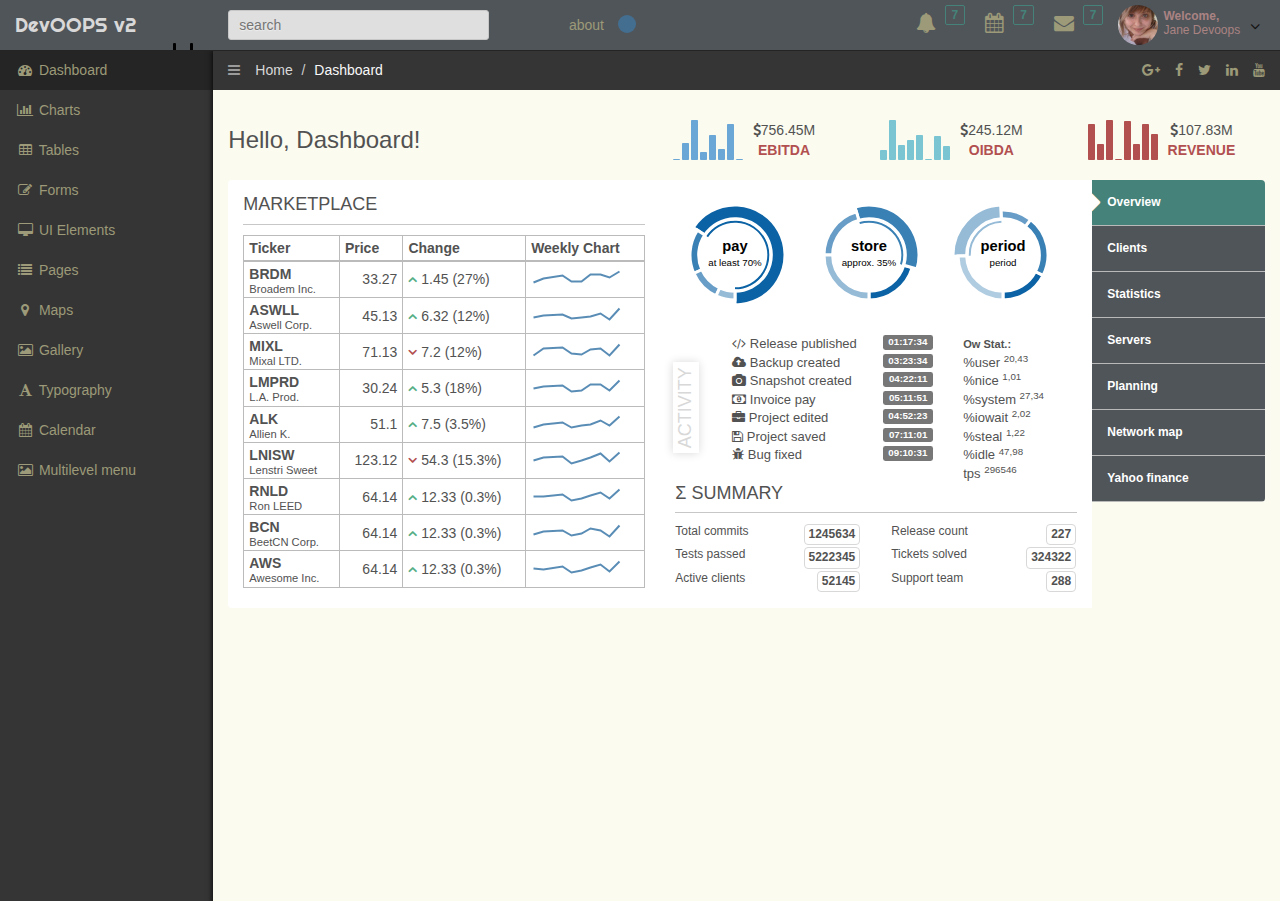
<file: Trade/src/main/resources/devoops-master/index.html>
<!DOCTYPE html>
<html lang="en">
	<head>
		<meta charset="utf-8">
		<title>DevOOPS v2</title>
		<meta name="description" content="description">
		<meta name="author" content="DevOOPS">
		<meta name="viewport" content="width=device-width, initial-scale=1">
		<link href="plugins/bootstrap/bootstrap.css" rel="stylesheet">
		<link href="plugins/jquery-ui/jquery-ui.min.css" rel="stylesheet">
		<link href="http://maxcdn.bootstrapcdn.com/font-awesome/4.2.0/css/font-awesome.min.css" rel="stylesheet">
		<link href='http://fonts.googleapis.com/css?family=Righteous' rel='stylesheet' type='text/css'>
		<link href="plugins/fancybox/jquery.fancybox.css" rel="stylesheet">
		<link href="plugins/fullcalendar/fullcalendar.css" rel="stylesheet">
		<link href="plugins/xcharts/xcharts.min.css" rel="stylesheet">
		<link href="plugins/select2/select2.css" rel="stylesheet">
		<link href="plugins/justified-gallery/justifiedGallery.css" rel="stylesheet">
		<link href="css/style_v2.css" rel="stylesheet">
		<link href="plugins/chartist/chartist.min.css" rel="stylesheet">
		<!-- HTML5 shim and Respond.js IE8 support of HTML5 elements and media queries -->
		<!--[if lt IE 9]>
				<script src="http://getbootstrap.com/docs-assets/js/html5shiv.js"></script>
				<script src="http://getbootstrap.com/docs-assets/js/respond.min.js"></script>
		<![endif]-->
	</head>
<body>
<!--Start Header-->
<div id="screensaver">
	<canvas id="canvas"></canvas>
	<i class="fa fa-lock" id="screen_unlock"></i>
</div>
<div id="modalbox">
	<div class="devoops-modal">
		<div class="devoops-modal-header">
			<div class="modal-header-name">
				<span>Basic table</span>
			</div>
			<div class="box-icons">
				<a class="close-link">
					<i class="fa fa-times"></i>
				</a>
			</div>
		</div>
		<div class="devoops-modal-inner">
		</div>
		<div class="devoops-modal-bottom">
		</div>
	</div>
</div>
<header class="navbar">
	<div class="container-fluid expanded-panel">
		<div class="row">
			<div id="logo" class="col-xs-12 col-sm-2">
				<a href="index.html">DevOOPS v2</a>
			</div>
			<div id="top-panel" class="col-xs-12 col-sm-10">
				<div class="row">
					<div class="col-xs-8 col-sm-4">
						<div id="search">
							<input type="text" placeholder="search"/>
							<i class="fa fa-search"></i>
						</div>
					</div>
					<div class="col-xs-4 col-sm-8 top-panel-right">
						<a href="#" class="about">about</a>
						<a href="index_v1.html" class="style1"></a>
						<ul class="nav navbar-nav pull-right panel-menu">
							<li class="hidden-xs">
								<a href="index.html" class="modal-link">
									<i class="fa fa-bell"></i>
									<span class="badge">7</span>
								</a>
							</li>
							<li class="hidden-xs">
								<a class="ajax-link" href="ajax/calendar.html">
									<i class="fa fa-calendar"></i>
									<span class="badge">7</span>
								</a>
							</li>
							<li class="hidden-xs">
								<a href="ajax/page_messages.html" class="ajax-link">
									<i class="fa fa-envelope"></i>
									<span class="badge">7</span>
								</a>
							</li>
							<li class="dropdown">
								<a href="#" class="dropdown-toggle account" data-toggle="dropdown">
									<div class="avatar">
										<img src="img/avatar.jpg" class="img-circle" alt="avatar" />
									</div>
									<i class="fa fa-angle-down pull-right"></i>
									<div class="user-mini pull-right">
										<span class="welcome">Welcome,</span>
										<span>Jane Devoops</span>
									</div>
								</a>
								<ul class="dropdown-menu">
									<li>
										<a href="#">
											<i class="fa fa-user"></i>
											<span>Profile</span>
										</a>
									</li>
									<li>
										<a href="ajax/page_messages.html" class="ajax-link">
											<i class="fa fa-envelope"></i>
											<span>Messages</span>
										</a>
									</li>
									<li>
										<a href="ajax/gallery_simple.html" class="ajax-link">
											<i class="fa fa-picture-o"></i>
											<span>Albums</span>
										</a>
									</li>
									<li>
										<a href="ajax/calendar.html" class="ajax-link">
											<i class="fa fa-tasks"></i>
											<span>Tasks</span>
										</a>
									</li>
									<li>
										<a href="#">
											<i class="fa fa-cog"></i>
											<span>Settings</span>
										</a>
									</li>
									<li>
										<a href="#">
											<i class="fa fa-power-off"></i>
											<span>Logout</span>
										</a>
									</li>
								</ul>
							</li>
						</ul>
					</div>
				</div>
			</div>
		</div>
	</div>
</header>
<!--End Header-->
<!--Start Container-->
<div id="main" class="container-fluid">
	<div class="row">
		<div id="sidebar-left" class="col-xs-2 col-sm-2">
			<ul class="nav main-menu">
				<li>
					<a href="ajax/dashboard.html" class="ajax-link">
						<i class="fa fa-dashboard"></i>
						<span class="hidden-xs">Dashboard</span>
					</a>
				</li>
				<li class="dropdown">
					<a href="#" class="dropdown-toggle">
						<i class="fa fa-bar-chart-o"></i>
						<span class="hidden-xs">Charts</span>
					</a>
					<ul class="dropdown-menu">
						<li><a class="ajax-link" href="ajax/charts_xcharts.html">xCharts</a></li>
						<li><a class="ajax-link" href="ajax/charts_flot.html">Flot Charts</a></li>
						<li><a class="ajax-link" href="ajax/charts_google.html">Google Charts</a></li>
						<li><a class="ajax-link" href="ajax/charts_morris.html">Morris Charts</a></li>
						<li><a class="ajax-link" href="ajax/charts_amcharts.html">AmCharts</a></li>
						<li><a class="ajax-link" href="ajax/charts_chartist.html">Chartist</a></li>
						<li><a class="ajax-link" href="ajax/charts_coindesk.html">CoinDesk realtime</a></li>
					</ul>
				</li>
				<li class="dropdown">
					<a href="#" class="dropdown-toggle">
						<i class="fa fa-table"></i>
						 <span class="hidden-xs">Tables</span>
					</a>
					<ul class="dropdown-menu">
						<li><a class="ajax-link" href="ajax/tables_simple.html">Simple Tables</a></li>
						<li><a class="ajax-link" href="ajax/tables_datatables.html">Data Tables</a></li>
						<li><a class="ajax-link" href="ajax/tables_beauty.html">Beauty Tables</a></li>
					</ul>
				</li>
				<li class="dropdown">
					<a href="#" class="dropdown-toggle">
						<i class="fa fa-pencil-square-o"></i>
						 <span class="hidden-xs">Forms</span>
					</a>
					<ul class="dropdown-menu">
						<li><a class="ajax-link" href="ajax/forms_elements.html">Elements</a></li>
						<li><a class="ajax-link" href="ajax/forms_layouts.html">Layouts</a></li>
						<li><a class="ajax-link" href="ajax/forms_file_uploader.html">File Uploader</a></li>
					</ul>
				</li>
				<li class="dropdown">
					<a href="#" class="dropdown-toggle">
						<i class="fa fa-desktop"></i>
						 <span class="hidden-xs">UI Elements</span>
					</a>
					<ul class="dropdown-menu">
						<li><a class="ajax-link" href="ajax/ui_grid.html">Grid</a></li>
						<li><a class="ajax-link" href="ajax/ui_buttons.html">Buttons</a></li>
						<li><a class="ajax-link" href="ajax/ui_progressbars.html">Progress Bars</a></li>
						<li><a class="ajax-link" href="ajax/ui_jquery-ui.html">Jquery UI</a></li>
						<li><a class="ajax-link" href="ajax/ui_icons.html">Icons</a></li>
					</ul>
				</li>
				<li class="dropdown">
					<a href="#" class="dropdown-toggle">
						<i class="fa fa-list"></i>
						 <span class="hidden-xs">Pages</span>
					</a>
					<ul class="dropdown-menu">
						<li><a href="ajax/page_login.html">Login</a></li>
						<li><a href="ajax/page_register.html">Register</a></li>
						<li><a id="locked-screen" class="submenu" href="ajax/page_locked.html">Locked Screen</a></li>
						<li><a class="ajax-link" href="ajax/page_contacts.html">Contacts</a></li>
						<li><a class="ajax-link" href="ajax/page_feed.html">Feed</a></li>
						<li><a class="ajax-link add-full" href="ajax/page_messages.html">Messages</a></li>
						<li><a class="ajax-link" href="ajax/page_pricing.html">Pricing</a></li>
						<li><a class="ajax-link" href="ajax/page_product.html">Product</a></li>
						<li><a class="ajax-link" href="ajax/page_invoice.html">Invoice</a></li>
						<li><a class="ajax-link" href="ajax/page_search.html">Search Results</a></li>
						<li><a class="ajax-link" href="ajax/page_404.html">Error 404</a></li>
						<li><a href="ajax/page_500.html">Error 500</a></li>
					</ul>
				</li>
				<li class="dropdown">
					<a href="#" class="dropdown-toggle">
						<i class="fa fa-map-marker"></i>
						<span class="hidden-xs">Maps</span>
					</a>
					<ul class="dropdown-menu">
						<li><a class="ajax-link" href="ajax/maps.html">OpenStreetMap</a></li>
						<li><a class="ajax-link" href="ajax/map_fullscreen.html">Fullscreen map</a></li>
						<li><a class="ajax-link" href="ajax/map_leaflet.html">Leaflet</a></li>
					</ul>
				</li>
				<li class="dropdown">
					<a href="#" class="dropdown-toggle">
						<i class="fa fa-picture-o"></i>
						 <span class="hidden-xs">Gallery</span>
					</a>
					<ul class="dropdown-menu">
						<li><a class="ajax-link" href="ajax/gallery_simple.html">Simple Gallery</a></li>
						<li><a class="ajax-link" href="ajax/gallery_flickr.html">Flickr Gallery</a></li>
					</ul>
				</li>
				<li>
					 <a class="ajax-link" href="ajax/typography.html">
						 <i class="fa fa-font"></i>
						 <span class="hidden-xs">Typography</span>
					</a>
				</li>
				 <li>
					<a class="ajax-link" href="ajax/calendar.html">
						 <i class="fa fa-calendar"></i>
						 <span class="hidden-xs">Calendar</span>
					</a>
				 </li>
				<li class="dropdown">
					<a href="#" class="dropdown-toggle">
						<i class="fa fa-picture-o"></i>
						 <span class="hidden-xs">Multilevel menu</span>
					</a>
					<ul class="dropdown-menu">
						<li><a href="#">First level menu</a></li>
						<li><a href="#">First level menu</a></li>
						<li class="dropdown">
							<a href="#" class="dropdown-toggle">
								<i class="fa fa-plus-square"></i>
								<span class="hidden-xs">Second level menu group</span>
							</a>
							<ul class="dropdown-menu">
								<li><a href="#">Second level menu</a></li>
								<li><a href="#">Second level menu</a></li>
								<li class="dropdown">
									<a href="#" class="dropdown-toggle">
										<i class="fa fa-plus-square"></i>
										<span class="hidden-xs">Three level menu group</span>
									</a>
									<ul class="dropdown-menu">
										<li><a href="#">Three level menu</a></li>
										<li><a href="#">Three level menu</a></li>
										<li class="dropdown">
											<a href="#" class="dropdown-toggle">
												<i class="fa fa-plus-square"></i>
												<span class="hidden-xs">Four level menu group</span>
											</a>
											<ul class="dropdown-menu">
												<li><a href="#">Four level menu</a></li>
												<li><a href="#">Four level menu</a></li>
												<li class="dropdown">
													<a href="#" class="dropdown-toggle">
														<i class="fa fa-plus-square"></i>
														<span class="hidden-xs">Five level menu group</span>
													</a>
													<ul class="dropdown-menu">
														<li><a href="#">Five level menu</a></li>
														<li><a href="#">Five level menu</a></li>
														<li class="dropdown">
															<a href="#" class="dropdown-toggle">
																<i class="fa fa-plus-square"></i>
																<span class="hidden-xs">Six level menu group</span>
															</a>
															<ul class="dropdown-menu">
																<li><a href="#">Six level menu</a></li>
																<li><a href="#">Six level menu</a></li>
															</ul>
														</li>
													</ul>
												</li>
											</ul>
										</li>
										<li><a href="#">Three level menu</a></li>
									</ul>
								</li>
							</ul>
						</li>
					</ul>
				</li>
			</ul>
		</div>
		<!--Start Content-->
		<div id="content" class="col-xs-12 col-sm-10">
			<div id="about">
				<div class="about-inner">
					<h4 class="page-header">Open-source admin theme for you</h4>
					<p>DevOOPS team</p>
					<p>Homepage - <a href="http://devoops.me" target="_blank">http://devoops.me</a></p>
					<p>Email - <a href="mailto:devoopsme@gmail.com">devoopsme@gmail.com</a></p>
					<p>Twitter - <a href="http://twitter.com/devoopsme" target="_blank">http://twitter.com/devoopsme</a></p>
					<p>Donate - BTC 123Ci1ZFK5V7gyLsyVU36yPNWSB5TDqKn3</p>
				</div>
			</div>
			<div class="preloader">
				<img src="img/devoops_getdata.gif" class="devoops-getdata" alt="preloader"/>
			</div>
			<div id="ajax-content"></div>
		</div>
		<!--End Content-->
	</div>
</div>
<!--End Container-->
<!-- jQuery (necessary for Bootstrap's JavaScript plugins) -->
<!--<script src="http://code.jquery.com/jquery.js"></script>-->
<script src="plugins/jquery/jquery.min.js"></script>
<script src="plugins/jquery-ui/jquery-ui.min.js"></script>
<!-- Include all compiled plugins (below), or include individual files as needed -->
<script src="plugins/bootstrap/bootstrap.min.js"></script>
<script src="plugins/justified-gallery/jquery.justifiedGallery.min.js"></script>
<script src="plugins/tinymce/tinymce.min.js"></script>
<script src="plugins/tinymce/jquery.tinymce.min.js"></script>
<!-- All functions for this theme + document.ready processing -->
<script src="js/devoops.js"></script>
</body>
</html>
</file>
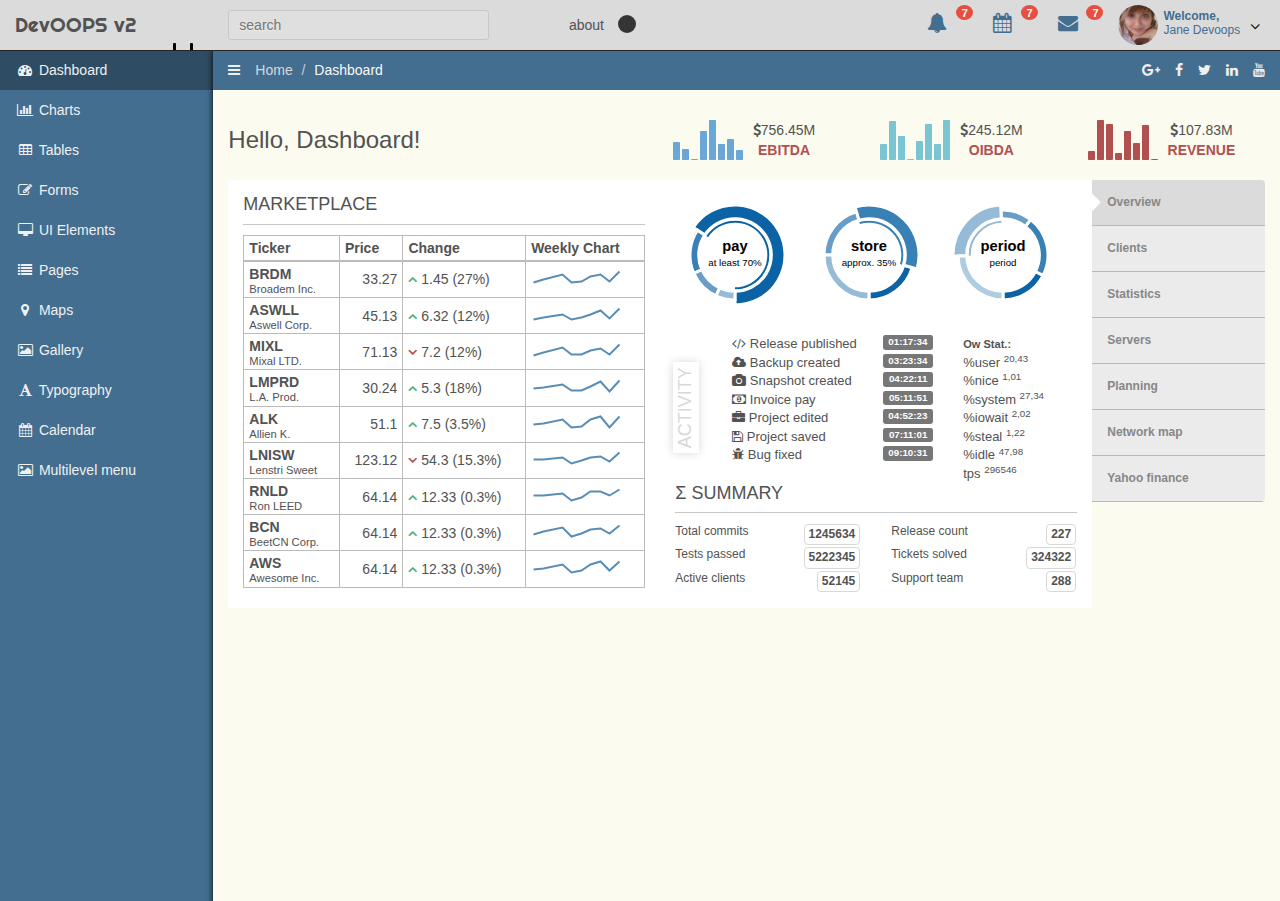
<file: Trade/src/main/resources/devoops-master/index_v1.html>
<!DOCTYPE html>
<html lang="en">
	<head>
		<meta charset="utf-8">
		<title>DevOOPS v2</title>
		<meta name="description" content="description">
		<meta name="author" content="DevOOPS">
		<meta name="viewport" content="width=device-width, initial-scale=1">
		<link href="plugins/bootstrap/bootstrap.css" rel="stylesheet">
		<link href="plugins/jquery-ui/jquery-ui.min.css" rel="stylesheet">
		<link href="http://maxcdn.bootstrapcdn.com/font-awesome/4.2.0/css/font-awesome.min.css" rel="stylesheet">
		<link href='http://fonts.googleapis.com/css?family=Righteous' rel='stylesheet' type='text/css'>
		<link href="plugins/fancybox/jquery.fancybox.css" rel="stylesheet">
		<link href="plugins/fullcalendar/fullcalendar.css" rel="stylesheet">
		<link href="plugins/xcharts/xcharts.min.css" rel="stylesheet">
		<link href="plugins/select2/select2.css" rel="stylesheet">
		<link href="plugins/justified-gallery/justifiedGallery.css" rel="stylesheet">
		<link href="css/style_v1.css" rel="stylesheet">
		<link href="plugins/chartist/chartist.min.css" rel="stylesheet">
		<!-- HTML5 shim and Respond.js IE8 support of HTML5 elements and media queries -->
		<!--[if lt IE 9]>
				<script src="http://getbootstrap.com/docs-assets/js/html5shiv.js"></script>
				<script src="http://getbootstrap.com/docs-assets/js/respond.min.js"></script>
		<![endif]-->
	</head>
<body>
<!--Start Header-->
<div id="screensaver">
	<canvas id="canvas"></canvas>
	<i class="fa fa-lock" id="screen_unlock"></i>
</div>
<div id="modalbox">
	<div class="devoops-modal">
		<div class="devoops-modal-header">
			<div class="modal-header-name">
				<span>Basic table</span>
			</div>
			<div class="box-icons">
				<a class="close-link">
					<i class="fa fa-times"></i>
				</a>
			</div>
		</div>
		<div class="devoops-modal-inner">
		</div>
		<div class="devoops-modal-bottom">
		</div>
	</div>
</div>
<header class="navbar">
	<div class="container-fluid expanded-panel">
		<div class="row">
			<div id="logo" class="col-xs-12 col-sm-2">
				<a href="index_v1.html">DevOOPS v2</a>
			</div>
			<div id="top-panel" class="col-xs-12 col-sm-10">
				<div class="row">
					<div class="col-xs-8 col-sm-4">
						<div id="search">
							<input type="text" placeholder="search"/>
							<i class="fa fa-search"></i>
						</div>
					</div>
					<div class="col-xs-4 col-sm-8 top-panel-right">
						<a href="#" class="about">about</a>
						<a href="index.html" class="style2"></a>
						<ul class="nav navbar-nav pull-right panel-menu">
							<li class="hidden-xs">
								<a href="index.html" class="modal-link">
									<i class="fa fa-bell"></i>
									<span class="badge">7</span>
								</a>
							</li>
							<li class="hidden-xs">
								<a class="ajax-link" href="ajax/calendar.html">
									<i class="fa fa-calendar"></i>
									<span class="badge">7</span>
								</a>
							</li>
							<li class="hidden-xs">
								<a href="ajax/page_messages.html" class="ajax-link">
									<i class="fa fa-envelope"></i>
									<span class="badge">7</span>
								</a>
							</li>
							<li class="dropdown">
								<a href="#" class="dropdown-toggle account" data-toggle="dropdown">
									<div class="avatar">
										<img src="img/avatar.jpg" class="img-circle" alt="avatar" />
									</div>
									<i class="fa fa-angle-down pull-right"></i>
									<div class="user-mini pull-right">
										<span class="welcome">Welcome,</span>
										<span>Jane Devoops</span>
									</div>
								</a>
								<ul class="dropdown-menu">
									<li>
										<a href="#">
											<i class="fa fa-user"></i>
											<span>Profile</span>
										</a>
									</li>
									<li>
										<a href="ajax/page_messages.html" class="ajax-link">
											<i class="fa fa-envelope"></i>
											<span>Messages</span>
										</a>
									</li>
									<li>
										<a href="ajax/gallery_simple.html" class="ajax-link">
											<i class="fa fa-picture-o"></i>
											<span>Albums</span>
										</a>
									</li>
									<li>
										<a href="ajax/calendar.html" class="ajax-link">
											<i class="fa fa-tasks"></i>
											<span>Tasks</span>
										</a>
									</li>
									<li>
										<a href="#">
											<i class="fa fa-cog"></i>
											<span>Settings</span>
										</a>
									</li>
									<li>
										<a href="#">
											<i class="fa fa-power-off"></i>
											<span>Logout</span>
										</a>
									</li>
								</ul>
							</li>
						</ul>
					</div>
				</div>
			</div>
		</div>
	</div>
</header>
<!--End Header-->
<!--Start Container-->
<div id="main" class="container-fluid">
	<div class="row">
		<div id="sidebar-left" class="col-xs-2 col-sm-2">
			<ul class="nav main-menu">
				<li>
					<a href="ajax/dashboard.html" class="ajax-link">
						<i class="fa fa-dashboard"></i>
						<span class="hidden-xs">Dashboard</span>
					</a>
				</li>
				<li class="dropdown">
					<a href="#" class="dropdown-toggle">
						<i class="fa fa-bar-chart-o"></i>
						<span class="hidden-xs">Charts</span>
					</a>
					<ul class="dropdown-menu">
						<li><a class="ajax-link" href="ajax/charts_xcharts.html">xCharts</a></li>
						<li><a class="ajax-link" href="ajax/charts_flot.html">Flot Charts</a></li>
						<li><a class="ajax-link" href="ajax/charts_google.html">Google Charts</a></li>
						<li><a class="ajax-link" href="ajax/charts_morris.html">Morris Charts</a></li>
						<li><a class="ajax-link" href="ajax/charts_amcharts.html">AmCharts</a></li>
						<li><a class="ajax-link" href="ajax/charts_chartist.html">Chartist</a></li>
						<li><a class="ajax-link" href="ajax/charts_coindesk.html">CoinDesk realtime</a></li>
					</ul>
				</li>
				<li class="dropdown">
					<a href="#" class="dropdown-toggle">
						<i class="fa fa-table"></i>
						 <span class="hidden-xs">Tables</span>
					</a>
					<ul class="dropdown-menu">
						<li><a class="ajax-link" href="ajax/tables_simple.html">Simple Tables</a></li>
						<li><a class="ajax-link" href="ajax/tables_datatables.html">Data Tables</a></li>
						<li><a class="ajax-link" href="ajax/tables_beauty.html">Beauty Tables</a></li>
					</ul>
				</li>
				<li class="dropdown">
					<a href="#" class="dropdown-toggle">
						<i class="fa fa-pencil-square-o"></i>
						 <span class="hidden-xs">Forms</span>
					</a>
					<ul class="dropdown-menu">
						<li><a class="ajax-link" href="ajax/forms_elements.html">Elements</a></li>
						<li><a class="ajax-link" href="ajax/forms_layouts.html">Layouts</a></li>
						<li><a class="ajax-link" href="ajax/forms_file_uploader.html">File Uploader</a></li>
					</ul>
				</li>
				<li class="dropdown">
					<a href="#" class="dropdown-toggle">
						<i class="fa fa-desktop"></i>
						 <span class="hidden-xs">UI Elements</span>
					</a>
					<ul class="dropdown-menu">
						<li><a class="ajax-link" href="ajax/ui_grid.html">Grid</a></li>
						<li><a class="ajax-link" href="ajax/ui_buttons.html">Buttons</a></li>
						<li><a class="ajax-link" href="ajax/ui_progressbars.html">Progress Bars</a></li>
						<li><a class="ajax-link" href="ajax/ui_jquery-ui.html">Jquery UI</a></li>
						<li><a class="ajax-link" href="ajax/ui_icons.html">Icons</a></li>
					</ul>
				</li>
				<li class="dropdown">
					<a href="#" class="dropdown-toggle">
						<i class="fa fa-list"></i>
						 <span class="hidden-xs">Pages</span>
					</a>
					<ul class="dropdown-menu">
						<li><a href="ajax/page_login_v1.html">Login</a></li>
						<li><a href="ajax/page_register_v1.html">Register</a></li>
						<li><a id="locked-screen" class="submenu" href="ajax/page_locked.html">Locked Screen</a></li>
						<li><a class="ajax-link" href="ajax/page_contacts.html">Contacts</a></li>
						<li><a class="ajax-link" href="ajax/page_feed.html">Feed</a></li>
						<li><a class="ajax-link add-full" href="ajax/page_messages.html">Messages</a></li>
						<li><a class="ajax-link" href="ajax/page_pricing.html">Pricing</a></li>
						<li><a class="ajax-link" href="ajax/page_product.html">Product</a></li>
						<li><a class="ajax-link" href="ajax/page_invoice.html">Invoice</a></li>
						<li><a class="ajax-link" href="ajax/page_search.html">Search Results</a></li>
						<li><a class="ajax-link" href="ajax/page_404.html">Error 404</a></li>
						<li><a href="ajax/page_500_v1.html">Error 500</a></li>
					</ul>
				</li>
				<li class="dropdown">
					<a href="#" class="dropdown-toggle">
						<i class="fa fa-map-marker"></i>
						<span class="hidden-xs">Maps</span>
					</a>
					<ul class="dropdown-menu">
						<li><a class="ajax-link" href="ajax/maps.html">OpenStreetMap</a></li>
						<li><a class="ajax-link" href="ajax/map_fullscreen.html">Fullscreen map</a></li>
						<li><a class="ajax-link" href="ajax/map_leaflet.html">Leaflet</a></li>
					</ul>
				</li>
				<li class="dropdown">
					<a href="#" class="dropdown-toggle">
						<i class="fa fa-picture-o"></i>
						 <span class="hidden-xs">Gallery</span>
					</a>
					<ul class="dropdown-menu">
						<li><a class="ajax-link" href="ajax/gallery_simple.html">Simple Gallery</a></li>
						<li><a class="ajax-link" href="ajax/gallery_flickr.html">Flickr Gallery</a></li>
					</ul>
				</li>
				<li>
					 <a class="ajax-link" href="ajax/typography.html">
						 <i class="fa fa-font"></i>
						 <span class="hidden-xs">Typography</span>
					</a>
				</li>
				 <li>
					<a class="ajax-link" href="ajax/calendar.html">
						 <i class="fa fa-calendar"></i>
						 <span class="hidden-xs">Calendar</span>
					</a>
				 </li>
				<li class="dropdown">
					<a href="#" class="dropdown-toggle">
						<i class="fa fa-picture-o"></i>
						 <span class="hidden-xs">Multilevel menu</span>
					</a>
					<ul class="dropdown-menu">
						<li><a href="#">First level menu</a></li>
						<li><a href="#">First level menu</a></li>
						<li class="dropdown">
							<a href="#" class="dropdown-toggle">
								<i class="fa fa-plus-square"></i>
								<span class="hidden-xs">Second level menu group</span>
							</a>
							<ul class="dropdown-menu">
								<li><a href="#">Second level menu</a></li>
								<li><a href="#">Second level menu</a></li>
								<li class="dropdown">
									<a href="#" class="dropdown-toggle">
										<i class="fa fa-plus-square"></i>
										<span class="hidden-xs">Three level menu group</span>
									</a>
									<ul class="dropdown-menu">
										<li><a href="#">Three level menu</a></li>
										<li><a href="#">Three level menu</a></li>
										<li class="dropdown">
											<a href="#" class="dropdown-toggle">
												<i class="fa fa-plus-square"></i>
												<span class="hidden-xs">Four level menu group</span>
											</a>
											<ul class="dropdown-menu">
												<li><a href="#">Four level menu</a></li>
												<li><a href="#">Four level menu</a></li>
												<li class="dropdown">
													<a href="#" class="dropdown-toggle">
														<i class="fa fa-plus-square"></i>
														<span class="hidden-xs">Five level menu group</span>
													</a>
													<ul class="dropdown-menu">
														<li><a href="#">Five level menu</a></li>
														<li><a href="#">Five level menu</a></li>
														<li class="dropdown">
															<a href="#" class="dropdown-toggle">
																<i class="fa fa-plus-square"></i>
																<span class="hidden-xs">Six level menu group</span>
															</a>
															<ul class="dropdown-menu">
																<li><a href="#">Six level menu</a></li>
																<li><a href="#">Six level menu</a></li>
															</ul>
														</li>
													</ul>
												</li>
											</ul>
										</li>
										<li><a href="#">Three level menu</a></li>
									</ul>
								</li>
							</ul>
						</li>
					</ul>
				</li>
			</ul>
		</div>
		<!--Start Content-->
		<div id="content" class="col-xs-12 col-sm-10">
			<div id="about">
				<div class="about-inner">
					<h4 class="page-header">Open-source admin theme for you</h4>
					<p>DevOOPS team</p>
					<p>Homepage - <a href="http://devoops.me" target="_blank">http://devoops.me</a></p>
					<p>Email - <a href="mailto:devoopsme@gmail.com">devoopsme@gmail.com</a></p>
					<p>Twitter - <a href="http://twitter.com/devoopsme" target="_blank">http://twitter.com/devoopsme</a></p>
					<p>Donate - BTC 123Ci1ZFK5V7gyLsyVU36yPNWSB5TDqKn3</p>
				</div>
			</div>
			<div class="preloader">
				<img src="img/devoops_getdata.gif" class="devoops-getdata" alt="preloader"/>
			</div>
			<div id="ajax-content"></div>
		</div>
		<!--End Content-->
	</div>
</div>
<!--End Container-->
<!-- jQuery (necessary for Bootstrap's JavaScript plugins) -->
<!--<script src="http://code.jquery.com/jquery.js"></script>-->
<script src="plugins/jquery/jquery.min.js"></script>
<script src="plugins/jquery-ui/jquery-ui.min.js"></script>
<!-- Include all compiled plugins (below), or include individual files as needed -->
<script src="plugins/bootstrap/bootstrap.min.js"></script>
<script src="plugins/justified-gallery/jquery.justifiedGallery.min.js"></script>
<script src="plugins/tinymce/tinymce.min.js"></script>
<script src="plugins/tinymce/jquery.tinymce.min.js"></script>
<!-- All functions for this theme + document.ready processing -->
<script src="js/devoops.js"></script>
</body>
</html>
</file>
<file: Trade/src/main/resources/devoops-master/plugins/fullcalendar/fullcalendar.css>
/*!
 * FullCalendar v2.1.1 Stylesheet
 * Docs & License: http://arshaw.com/fullcalendar/
 * (c) 2013 Adam Shaw
 */


.fc {
	direction: ltr;
	text-align: left;
}

.fc-rtl {
	text-align: right;
}

body .fc { /* extra precedence to overcome jqui */
	font-size: 1em;
}


/* Colors
--------------------------------------------------------------------------------------------------*/

.fc-unthemed th,
.fc-unthemed td,
.fc-unthemed hr,
.fc-unthemed thead,
.fc-unthemed tbody,
.fc-unthemed .fc-row,
.fc-unthemed .fc-popover {
	border-color: #ddd;
}

.fc-unthemed .fc-popover {
	background-color: #fff;
}

.fc-unthemed hr,
.fc-unthemed .fc-popover .fc-header {
	background: #eee;
}

.fc-unthemed .fc-popover .fc-header .fc-close {
	color: #666;
}

.fc-unthemed .fc-today {
	background: #fcf8e3;
}

.fc-highlight { /* when user is selecting cells */
	background: #bce8f1;
	opacity: .3;
	filter: alpha(opacity=30); /* for IE */
}


/* Icons (inline elements with styled text that mock arrow icons)
--------------------------------------------------------------------------------------------------*/

.fc-icon {
	display: inline-block;
	font-size: 2em;
	line-height: .5em;
	height: .5em; /* will make the total height 1em */
	font-family: "Courier New", Courier, monospace;
}

.fc-icon-left-single-arrow:after {
	content: "\02039";
	font-weight: bold;
}

.fc-icon-right-single-arrow:after {
	content: "\0203A";
	font-weight: bold;
}

.fc-icon-left-double-arrow:after {
	content: "\000AB";
}

.fc-icon-right-double-arrow:after {
	content: "\000BB";
}

.fc-icon-x:after {
	content: "\000D7";
}


/* Buttons (styled <button> tags, normalized to work cross-browser)
--------------------------------------------------------------------------------------------------*/

.fc button {
	/* force height to include the border and padding */
	-moz-box-sizing: border-box;
	-webkit-box-sizing: border-box;
	box-sizing: border-box;

	/* dimensions */
	margin: 0;
	height: 2.1em;
	padding: 0 .6em;

	/* text & cursor */
	font-size: 1em; /* normalize */
	white-space: nowrap;
	cursor: pointer;
}

/* Firefox has an annoying inner border */
.fc button::-moz-focus-inner { margin: 0; padding: 0; }
	
.fc-state-default { /* non-theme */
	border: 1px solid;
}

.fc-state-default.fc-corner-left { /* non-theme */
	border-top-left-radius: 4px;
	border-bottom-left-radius: 4px;
}

.fc-state-default.fc-corner-right { /* non-theme */
	border-top-right-radius: 4px;
	border-bottom-right-radius: 4px;
}

/* icons in buttons */

.fc button .fc-icon { /* non-theme */
	position: relative;
	top: .05em; /* seems to be a good adjustment across browsers */
	margin: 0 .1em;
}
	
/*
  button states
  borrowed from twitter bootstrap (http://twitter.github.com/bootstrap/)
*/

.fc-state-default {
	background-color: #f5f5f5;
	background-image: -moz-linear-gradient(top, #ffffff, #e6e6e6);
	background-image: -webkit-gradient(linear, 0 0, 0 100%, from(#ffffff), to(#e6e6e6));
	background-image: -webkit-linear-gradient(top, #ffffff, #e6e6e6);
	background-image: -o-linear-gradient(top, #ffffff, #e6e6e6);
	background-image: linear-gradient(to bottom, #ffffff, #e6e6e6);
	background-repeat: repeat-x;
	border-color: #e6e6e6 #e6e6e6 #bfbfbf;
	border-color: rgba(0, 0, 0, 0.1) rgba(0, 0, 0, 0.1) rgba(0, 0, 0, 0.25);
	color: #333;
	text-shadow: 0 1px 1px rgba(255, 255, 255, 0.75);
	box-shadow: inset 0 1px 0 rgba(255, 255, 255, 0.2), 0 1px 2px rgba(0, 0, 0, 0.05);
}

.fc-state-hover,
.fc-state-down,
.fc-state-active,
.fc-state-disabled {
	color: #333333;
	background-color: #e6e6e6;
}

.fc-state-hover {
	color: #333333;
	text-decoration: none;
	background-position: 0 -15px;
	-webkit-transition: background-position 0.1s linear;
	   -moz-transition: background-position 0.1s linear;
	     -o-transition: background-position 0.1s linear;
	        transition: background-position 0.1s linear;
}

.fc-state-down,
.fc-state-active {
	background-color: #cccccc;
	background-image: none;
	box-shadow: inset 0 2px 4px rgba(0, 0, 0, 0.15), 0 1px 2px rgba(0, 0, 0, 0.05);
}

.fc-state-disabled {
	cursor: default;
	background-image: none;
	opacity: 0.65;
	filter: alpha(opacity=65);
	box-shadow: none;
}


/* Buttons Groups
--------------------------------------------------------------------------------------------------*/

.fc-button-group {
	display: inline-block;
}

/*
every button that is not first in a button group should scootch over one pixel and cover the
previous button's border...
*/

.fc .fc-button-group > * { /* extra precedence b/c buttons have margin set to zero */
	float: left;
	margin: 0 0 0 -1px;
}

.fc .fc-button-group > :first-child { /* same */
	margin-left: 0;
}


/* Popover
--------------------------------------------------------------------------------------------------*/

.fc-popover {
	position: absolute;
	box-shadow: 0 2px 6px rgba(0,0,0,.15);
}

.fc-popover .fc-header {
	padding: 2px 4px;
}

.fc-popover .fc-header .fc-title {
	margin: 0 2px;
}

.fc-popover .fc-header .fc-close {
	cursor: pointer;
}

.fc-ltr .fc-popover .fc-header .fc-title,
.fc-rtl .fc-popover .fc-header .fc-close {
	float: left;
}

.fc-rtl .fc-popover .fc-header .fc-title,
.fc-ltr .fc-popover .fc-header .fc-close {
	float: right;
}

/* unthemed */

.fc-unthemed .fc-popover {
	border-width: 1px;
	border-style: solid;
}

.fc-unthemed .fc-popover .fc-header .fc-close {
	font-size: 25px;
	margin-top: 4px;
}

/* jqui themed */

.fc-popover > .ui-widget-header + .ui-widget-content {
	border-top: 0; /* where they meet, let the header have the border */
}


/* Misc Reusable Components
--------------------------------------------------------------------------------------------------*/

.fc hr {
	height: 0;
	margin: 0;
	padding: 0 0 2px; /* height is unreliable across browsers, so use padding */
	border-style: solid;
	border-width: 1px 0;
}

.fc-clear {
	clear: both;
}

.fc-bg,
.fc-highlight-skeleton,
.fc-helper-skeleton {
	/* these element should always cling to top-left/right corners */
	position: absolute;
	top: 0;
	left: 0;
	right: 0;
}

.fc-bg {
	bottom: 0; /* strech bg to bottom edge */
}

.fc-bg table {
	height: 100%; /* strech bg to bottom edge */
}


/* Tables
--------------------------------------------------------------------------------------------------*/

.fc table {
	width: 100%;
	table-layout: fixed;
	border-collapse: collapse;
	border-spacing: 0;
	font-size: 1em; /* normalize cross-browser */
}

.fc th {
	text-align: center;
}

.fc th,
.fc td {
	border-style: solid;
	border-width: 1px;
	padding: 0;
	vertical-align: top;
}

.fc td.fc-today {
	border-style: double; /* overcome neighboring borders */
}


/* Fake Table Rows
--------------------------------------------------------------------------------------------------*/

.fc .fc-row { /* extra precedence to overcome themes w/ .ui-widget-content forcing a 1px border */
	/* no visible border by default. but make available if need be (scrollbar width compensation) */
	border-style: solid;
	border-width: 0;
}

.fc-row table {
	/* don't put left/right border on anything within a fake row.
	   the outer tbody will worry about this */
	border-left: 0 hidden transparent;
	border-right: 0 hidden transparent;

	/* no bottom borders on rows */
	border-bottom: 0 hidden transparent; 
}

.fc-row:first-child table {
	border-top: 0 hidden transparent; /* no top border on first row */
}


/* Day Row (used within the header and the DayGrid)
--------------------------------------------------------------------------------------------------*/

.fc-row {
	position: relative;
}

.fc-row .fc-bg {
	z-index: 1;
}

/* highlighting cells */

.fc-row .fc-highlight-skeleton {
	z-index: 2;
	bottom: 0; /* stretch skeleton to bottom of row */
}

.fc-row .fc-highlight-skeleton table {
	height: 100%; /* stretch skeleton to bottom of row */
}

.fc-row .fc-highlight-skeleton td {
	border-color: transparent;
}

/*
row content (which contains day/week numbers and events) as well as "helper" (which contains
temporary rendered events).
*/

.fc-row .fc-content-skeleton {
	position: relative;
	z-index: 3;
	padding-bottom: 2px; /* matches the space above the events */
}

.fc-row .fc-helper-skeleton {
	z-index: 4;
}

.fc-row .fc-content-skeleton td,
.fc-row .fc-helper-skeleton td {
	/* see-through to the background below */
	background: none; /* in case <td>s are globally styled */
	border-color: transparent;

	/* don't put a border between events and/or the day number */
	border-bottom: 0;
}

.fc-row .fc-content-skeleton tbody td, /* cells with events inside (so NOT the day number cell) */
.fc-row .fc-helper-skeleton tbody td {
	/* don't put a border between event cells */
	border-top: 0;
}


/* Scrolling Container
--------------------------------------------------------------------------------------------------*/

.fc-scroller { /* this class goes on elements for guaranteed vertical scrollbars */
	overflow-y: scroll;
	overflow-x: hidden;
}

.fc-scroller > * { /* we expect an immediate inner element */
	position: relative; /* re-scope all positions */
	width: 100%; /* hack to force re-sizing this inner element when scrollbars appear/disappear */
	overflow: hidden; /* don't let negative margins or absolute positioning create further scroll */
}


/* Global Event Styles
--------------------------------------------------------------------------------------------------*/

.fc-event {
	position: relative; /* for resize handle and other inner positioning */
	display: block; /* make the <a> tag block */
	font-size: .85em;
	line-height: 1.3;
	border-radius: 3px;
	border: 1px solid #3a87ad; /* default BORDER color */
	background-color: #3a87ad; /* default BACKGROUND color */
	font-weight: normal; /* undo jqui's ui-widget-header bold */
}

/* overpower some of bootstrap's and jqui's styles on <a> tags */
.fc-event,
.fc-event:hover,
.ui-widget .fc-event {
	color: #fff; /* default TEXT color */
	text-decoration: none; /* if <a> has an href */
}

.fc-event[href],
.fc-event.fc-draggable {
	cursor: pointer; /* give events with links and draggable events a hand mouse pointer */
}


/* DayGrid events
----------------------------------------------------------------------------------------------------
We use the full "fc-day-grid-event" class instead of using descendants because the event won't
be a descendant of the grid when it is being dragged.
*/

.fc-day-grid-event {
	margin: 1px 2px 0; /* spacing between events and edges */
	padding: 0 1px;
}

/* events that are continuing to/from another week. kill rounded corners and butt up against edge */

.fc-ltr .fc-day-grid-event.fc-not-start,
.fc-rtl .fc-day-grid-event.fc-not-end {
	margin-left: 0;
	border-left-width: 0;
	padding-left: 1px; /* replace the border with padding */
	border-top-left-radius: 0;
	border-bottom-left-radius: 0;
}

.fc-ltr .fc-day-grid-event.fc-not-end,
.fc-rtl .fc-day-grid-event.fc-not-start {
	margin-right: 0;
	border-right-width: 0;
	padding-right: 1px; /* replace the border with padding */
	border-top-right-radius: 0;
	border-bottom-right-radius: 0;
}

.fc-day-grid-event > .fc-content { /* force events to be one-line tall */
	white-space: nowrap;
	overflow: hidden;
}

.fc-day-grid-event .fc-time {
	font-weight: bold;
}

/* resize handle (outside of fc-content, so can go outside of bounds) */

.fc-day-grid-event .fc-resizer {
	position: absolute;
	top: 0;
	bottom: 0;
	width: 7px;
}

.fc-ltr .fc-day-grid-event .fc-resizer {
	right: -3px;
	cursor: e-resize;
}

.fc-rtl .fc-day-grid-event .fc-resizer {
	left: -3px;
	cursor: w-resize;
}


/* Event Limiting
--------------------------------------------------------------------------------------------------*/

/* "more" link that represents hidden events */

a.fc-more {
	margin: 1px 3px;
	font-size: .85em;
	cursor: pointer;
	text-decoration: none;
}

a.fc-more:hover {
	text-decoration: underline;
}

.fc-limited { /* rows and cells that are hidden because of a "more" link */
	display: none;
}

/* popover that appears when "more" link is clicked */

.fc-day-grid .fc-row {
	z-index: 1; /* make the "more" popover one higher than this */
}

.fc-more-popover {
	z-index: 2;
	width: 220px;
}

.fc-more-popover .fc-event-container {
	padding: 10px;
}

/* Toolbar
--------------------------------------------------------------------------------------------------*/

.fc-toolbar {
	text-align: center;
	margin-bottom: 1em;
}

.fc-toolbar .fc-left {
	float: left;
}

.fc-toolbar .fc-right {
	float: right;
}

.fc-toolbar .fc-center {
	display: inline-block;
}

/* the things within each left/right/center section */
.fc .fc-toolbar > * > * { /* extra precedence to override button border margins */
	float: left;
	margin-left: .75em;
}

/* the first thing within each left/center/right section */
.fc .fc-toolbar > * > :first-child { /* extra precedence to override button border margins */
	margin-left: 0;
}
	
/* title text */

.fc-toolbar h2 {
	margin: 0;
}

/* button layering (for border precedence) */

.fc-toolbar button {
	position: relative;
}

.fc-toolbar .fc-state-hover,
.fc-toolbar .ui-state-hover {
	z-index: 2;
}
	
.fc-toolbar .fc-state-down {
	z-index: 3;
}

.fc-toolbar .fc-state-active,
.fc-toolbar .ui-state-active {
	z-index: 4;
}

.fc-toolbar button:focus {
	z-index: 5;
}


/* View Structure
--------------------------------------------------------------------------------------------------*/

/* undo twitter bootstrap's box-sizing rules. normalizes positioning techniques */
/* don't do this for the toolbar because we'll want bootstrap to style those buttons as some pt */
.fc-view-container *,
.fc-view-container *:before,
.fc-view-container *:after {
	-webkit-box-sizing: content-box;
	   -moz-box-sizing: content-box;
	        box-sizing: content-box;
}

.fc-view, /* scope positioning and z-index's for everything within the view */
.fc-view > table { /* so dragged elements can be above the view's main element */
	position: relative;
	z-index: 1;
}

/* BasicView
--------------------------------------------------------------------------------------------------*/

/* day row structure */

.fc-basicWeek-view .fc-content-skeleton,
.fc-basicDay-view .fc-content-skeleton {
	/* we are sure there are no day numbers in these views, so... */
	padding-top: 1px; /* add a pixel to make sure there are 2px padding above events */
	padding-bottom: 1em; /* ensure a space at bottom of cell for user selecting/clicking */
}

.fc-basic-view tbody .fc-row {
	min-height: 4em; /* ensure that all rows are at least this tall */
}

/* a "rigid" row will take up a constant amount of height because content-skeleton is absolute */

.fc-row.fc-rigid {
	overflow: hidden;
}

.fc-row.fc-rigid .fc-content-skeleton {
	position: absolute;
	top: 0;
	left: 0;
	right: 0;
}

/* week and day number styling */

.fc-basic-view .fc-week-number,
.fc-basic-view .fc-day-number {
	padding: 0 2px;
}

.fc-basic-view td.fc-week-number span,
.fc-basic-view td.fc-day-number {
	padding-top: 2px;
	padding-bottom: 2px;
}

.fc-basic-view .fc-week-number {
	text-align: center;
}

.fc-basic-view .fc-week-number span {
	/* work around the way we do column resizing and ensure a minimum width */
	display: inline-block;
	min-width: 1.25em;
}

.fc-ltr .fc-basic-view .fc-day-number {
	text-align: right;
}

.fc-rtl .fc-basic-view .fc-day-number {
	text-align: left;
}

.fc-day-number.fc-other-month {
	opacity: 0.3;
	filter: alpha(opacity=30); /* for IE */
	/* opacity with small font can sometimes look too faded
	   might want to set the 'color' property instead
	   making day-numbers bold also fixes the problem */
}

/* AgendaView all-day area
--------------------------------------------------------------------------------------------------*/

.fc-agenda-view .fc-day-grid {
	position: relative;
	z-index: 2; /* so the "more.." popover will be over the time grid */
}

.fc-agenda-view .fc-day-grid .fc-row {
	min-height: 3em; /* all-day section will never get shorter than this */
}

.fc-agenda-view .fc-day-grid .fc-row .fc-content-skeleton {
	padding-top: 1px; /* add a pixel to make sure there are 2px padding above events */
	padding-bottom: 1em; /* give space underneath events for clicking/selecting days */
}


/* TimeGrid axis running down the side (for both the all-day area and the slot area)
--------------------------------------------------------------------------------------------------*/

.fc .fc-axis { /* .fc to overcome default cell styles */
	vertical-align: middle;
	padding: 0 4px;
	white-space: nowrap;
}

.fc-ltr .fc-axis {
	text-align: right;
}

.fc-rtl .fc-axis {
	text-align: left;
}

.ui-widget td.fc-axis {
	font-weight: normal; /* overcome jqui theme making it bold */
}


/* TimeGrid Structure
--------------------------------------------------------------------------------------------------*/

.fc-time-grid-container, /* so scroll container's z-index is below all-day */
.fc-time-grid { /* so slats/bg/content/etc positions get scoped within here */
	position: relative;
	z-index: 1;
}

.fc-time-grid {
	min-height: 100%; /* so if height setting is 'auto', .fc-bg stretches to fill height */
}

.fc-time-grid table { /* don't put outer borders on slats/bg/content/etc */
	border: 0 hidden transparent;
}

.fc-time-grid > .fc-bg {
	z-index: 1;
}

.fc-time-grid .fc-slats,
.fc-time-grid > hr { /* the <hr> AgendaView injects when grid is shorter than scroller */
	position: relative;
	z-index: 2;
}

.fc-time-grid .fc-highlight-skeleton {
	z-index: 3;
}

.fc-time-grid .fc-content-skeleton {
	position: absolute;
	z-index: 4;
	top: 0;
	left: 0;
	right: 0;
}

.fc-time-grid > .fc-helper-skeleton {
	z-index: 5;
}


/* TimeGrid Slats (lines that run horizontally)
--------------------------------------------------------------------------------------------------*/

.fc-slats td {
	height: 1.5em;
	border-bottom: 0; /* each cell is responsible for its top border */
}

.fc-slats .fc-minor td {
	border-top-style: dotted;
}

.fc-slats .ui-widget-content { /* for jqui theme */
	background: none; /* see through to fc-bg */
}


/* TimeGrid Highlighting Slots
--------------------------------------------------------------------------------------------------*/

.fc-time-grid .fc-highlight-container { /* a div within a cell within the fc-highlight-skeleton */
	position: relative; /* scopes the left/right of the fc-highlight to be in the column */
}

.fc-time-grid .fc-highlight {
	position: absolute;
	left: 0;
	right: 0;
	/* top and bottom will be in by JS */
}


/* TimeGrid Event Containment
--------------------------------------------------------------------------------------------------*/

.fc-time-grid .fc-event-container { /* a div within a cell within the fc-content-skeleton */
	position: relative;
}

.fc-ltr .fc-time-grid .fc-event-container { /* space on the sides of events for LTR (default) */
	margin: 0 2.5% 0 2px;
}

.fc-rtl .fc-time-grid .fc-event-container { /* space on the sides of events for RTL */
	margin: 0 2px 0 2.5%;
}

.fc-time-grid .fc-event {
	position: absolute;
	z-index: 1; /* scope inner z-index's */
}


/* TimeGrid Event Styling
----------------------------------------------------------------------------------------------------
We use the full "fc-time-grid-event" class instead of using descendants because the event won't
be a descendant of the grid when it is being dragged.
*/

.fc-time-grid-event.fc-not-start { /* events that are continuing from another day */
	/* replace space made by the top border with padding */
	border-top-width: 0;
	padding-top: 1px;

	/* remove top rounded corners */
	border-top-left-radius: 0;
	border-top-right-radius: 0;
}

.fc-time-grid-event.fc-not-end {
	/* replace space made by the top border with padding */
	border-bottom-width: 0;
	padding-bottom: 1px;

	/* remove bottom rounded corners */
	border-bottom-left-radius: 0;
	border-bottom-right-radius: 0;
}

.fc-time-grid-event {
	overflow: hidden; /* don't let the bg flow over rounded corners */
}

.fc-time-grid-event > .fc-content { /* contains the time and title, but no bg and resizer */
	position: relative;
	z-index: 2; /* above the bg */
}

.fc-time-grid-event .fc-time,
.fc-time-grid-event .fc-title {
	padding: 0 1px;
}

.fc-time-grid-event .fc-time {
	font-size: .85em;
	white-space: nowrap;
}

.fc-time-grid-event .fc-bg {
	z-index: 1;
	background: #fff;
	opacity: .25;
	filter: alpha(opacity=25); /* for IE */
}

/* short mode, where time and title are on the same line */

.fc-time-grid-event.fc-short .fc-content {
	/* don't wrap to second line (now that contents will be inline) */
	white-space: nowrap;
}

.fc-time-grid-event.fc-short .fc-time,
.fc-time-grid-event.fc-short .fc-title {
	/* put the time and title on the same line */
	display: inline-block;
	vertical-align: top;
}

.fc-time-grid-event.fc-short .fc-time span {
	display: none; /* don't display the full time text... */
}

.fc-time-grid-event.fc-short .fc-time:before {
	content: attr(data-start); /* ...instead, display only the start time */
}

.fc-time-grid-event.fc-short .fc-time:after {
	content: "\000A0-\000A0"; /* seperate with a dash, wrapped in nbsp's */
}

.fc-time-grid-event.fc-short .fc-title {
	font-size: .85em; /* make the title text the same size as the time */
	padding: 0; /* undo padding from above */
}

/* resizer */

.fc-time-grid-event .fc-resizer {
	position: absolute;
	z-index: 3; /* above content */
	left: 0;
	right: 0;
	bottom: 0;
	height: 8px;
	overflow: hidden;
	line-height: 8px;
	font-size: 11px;
	font-family: monospace;
	text-align: center;
	cursor: s-resize;
}

.fc-time-grid-event .fc-resizer:after {
	content: "=";
}
</file>
<file: Trade/src/main/resources/devoops-master/plugins/select2/select2.css>
/*
Version: 3.5.1 Timestamp: Tue Jul 22 18:58:56 EDT 2014
*/
.select2-container {
    margin: 0;
    position: relative;
    display: inline-block;
    /* inline-block for ie7 */
    zoom: 1;
    *display: inline;
    vertical-align: middle;
}

.select2-container,
.select2-drop,
.select2-search,
.select2-search input {
  /*
    Force border-box so that % widths fit the parent
    container without overlap because of margin/padding.
    More Info : http://www.quirksmode.org/css/box.html
  */
  -webkit-box-sizing: border-box; /* webkit */
     -moz-box-sizing: border-box; /* firefox */
          box-sizing: border-box; /* css3 */
}

.select2-container .select2-choice {
    display: block;
    height: 26px;
    padding: 0 0 0 8px;
    overflow: hidden;
    position: relative;

    border: 1px solid #aaa;
    white-space: nowrap;
    line-height: 26px;
    color: #444;
    text-decoration: none;

    border-radius: 4px;

    background-clip: padding-box;

    -webkit-touch-callout: none;
      -webkit-user-select: none;
         -moz-user-select: none;
          -ms-user-select: none;
              user-select: none;

    background-color: #fff;
    background-image: -webkit-gradient(linear, left bottom, left top, color-stop(0, #eee), color-stop(0.5, #fff));
    background-image: -webkit-linear-gradient(center bottom, #eee 0%, #fff 50%);
    background-image: -moz-linear-gradient(center bottom, #eee 0%, #fff 50%);
    filter: progid:DXImageTransform.Microsoft.gradient(startColorstr = '#ffffff', endColorstr = '#eeeeee', GradientType = 0);
    background-image: linear-gradient(to top, #eee 0%, #fff 50%);
}

html[dir="rtl"] .select2-container .select2-choice {
    padding: 0 8px 0 0;
}

.select2-container.select2-drop-above .select2-choice {
    border-bottom-color: #aaa;

    border-radius: 0 0 4px 4px;

    background-image: -webkit-gradient(linear, left bottom, left top, color-stop(0, #eee), color-stop(0.9, #fff));
    background-image: -webkit-linear-gradient(center bottom, #eee 0%, #fff 90%);
    background-image: -moz-linear-gradient(center bottom, #eee 0%, #fff 90%);
    filter: progid:DXImageTransform.Microsoft.gradient(startColorstr='#ffffff', endColorstr='#eeeeee', GradientType=0);
    background-image: linear-gradient(to bottom, #eee 0%, #fff 90%);
}

.select2-container.select2-allowclear .select2-choice .select2-chosen {
    margin-right: 42px;
}

.select2-container .select2-choice > .select2-chosen {
    margin-right: 26px;
    display: block;
    overflow: hidden;

    white-space: nowrap;

    text-overflow: ellipsis;
    float: none;
    width: auto;
}

html[dir="rtl"] .select2-container .select2-choice > .select2-chosen {
    margin-left: 26px;
    margin-right: 0;
}

.select2-container .select2-choice abbr {
    display: none;
    width: 12px;
    height: 12px;
    position: absolute;
    right: 24px;
    top: 8px;

    font-size: 1px;
    text-decoration: none;

    border: 0;
    background: url('select2.png') right top no-repeat;
    cursor: pointer;
    outline: 0;
}

.select2-container.select2-allowclear .select2-choice abbr {
    display: inline-block;
}

.select2-container .select2-choice abbr:hover {
    background-position: right -11px;
    cursor: pointer;
}

.select2-drop-mask {
    border: 0;
    margin: 0;
    padding: 0;
    position: fixed;
    left: 0;
    top: 0;
    min-height: 100%;
    min-width: 100%;
    height: auto;
    width: auto;
    opacity: 0;
    z-index: 9998;
    /* styles required for IE to work */
    background-color: #fff;
    filter: alpha(opacity=0);
}

.select2-drop {
    width: 100%;
    margin-top: -1px;
    position: absolute;
    z-index: 9999;
    top: 100%;

    background: #fff;
    color: #000;
    border: 1px solid #aaa;
    border-top: 0;

    border-radius: 0 0 4px 4px;

    -webkit-box-shadow: 0 4px 5px rgba(0, 0, 0, .15);
            box-shadow: 0 4px 5px rgba(0, 0, 0, .15);
}

.select2-drop.select2-drop-above {
    margin-top: 1px;
    border-top: 1px solid #aaa;
    border-bottom: 0;

    border-radius: 4px 4px 0 0;

    -webkit-box-shadow: 0 -4px 5px rgba(0, 0, 0, .15);
            box-shadow: 0 -4px 5px rgba(0, 0, 0, .15);
}

.select2-drop-active {
    border: 1px solid #5897fb;
    border-top: none;
}

.select2-drop.select2-drop-above.select2-drop-active {
    border-top: 1px solid #5897fb;
}

.select2-drop-auto-width {
    border-top: 1px solid #aaa;
    width: auto;
}

.select2-drop-auto-width .select2-search {
    padding-top: 4px;
}

.select2-container .select2-choice .select2-arrow {
    display: inline-block;
    width: 18px;
    height: 100%;
    position: absolute;
    right: 0;
    top: 0;

    border-left: 1px solid #aaa;
    border-radius: 0 4px 4px 0;

    background-clip: padding-box;

    background: #ccc;
    background-image: -webkit-gradient(linear, left bottom, left top, color-stop(0, #ccc), color-stop(0.6, #eee));
    background-image: -webkit-linear-gradient(center bottom, #ccc 0%, #eee 60%);
    background-image: -moz-linear-gradient(center bottom, #ccc 0%, #eee 60%);
    filter: progid:DXImageTransform.Microsoft.gradient(startColorstr = '#eeeeee', endColorstr = '#cccccc', GradientType = 0);
    background-image: linear-gradient(to top, #ccc 0%, #eee 60%);
}

html[dir="rtl"] .select2-container .select2-choice .select2-arrow {
    left: 0;
    right: auto;

    border-left: none;
    border-right: 1px solid #aaa;
    border-radius: 4px 0 0 4px;
}

.select2-container .select2-choice .select2-arrow b {
    display: block;
    width: 100%;
    height: 100%;
    background: url('select2.png') no-repeat 0 1px;
}

html[dir="rtl"] .select2-container .select2-choice .select2-arrow b {
    background-position: 2px 1px;
}

.select2-search {
    display: inline-block;
    width: 100%;
    min-height: 26px;
    margin: 0;
    padding-left: 4px;
    padding-right: 4px;

    position: relative;
    z-index: 10000;

    white-space: nowrap;
}

.select2-search input {
    width: 100%;
    height: auto !important;
    min-height: 26px;
    padding: 4px 20px 4px 5px;
    margin: 0;

    outline: 0;
    font-family: sans-serif;
    font-size: 1em;

    border: 1px solid #aaa;
    border-radius: 0;

    -webkit-box-shadow: none;
            box-shadow: none;

    background: #fff url('select2.png') no-repeat 100% -22px;
    background: url('select2.png') no-repeat 100% -22px, -webkit-gradient(linear, left bottom, left top, color-stop(0.85, #fff), color-stop(0.99, #eee));
    background: url('select2.png') no-repeat 100% -22px, -webkit-linear-gradient(center bottom, #fff 85%, #eee 99%);
    background: url('select2.png') no-repeat 100% -22px, -moz-linear-gradient(center bottom, #fff 85%, #eee 99%);
    background: url('select2.png') no-repeat 100% -22px, linear-gradient(to bottom, #fff 85%, #eee 99%) 0 0;
}

html[dir="rtl"] .select2-search input {
    padding: 4px 5px 4px 20px;

    background: #fff url('select2.png') no-repeat -37px -22px;
    background: url('select2.png') no-repeat -37px -22px, -webkit-gradient(linear, left bottom, left top, color-stop(0.85, #fff), color-stop(0.99, #eee));
    background: url('select2.png') no-repeat -37px -22px, -webkit-linear-gradient(center bottom, #fff 85%, #eee 99%);
    background: url('select2.png') no-repeat -37px -22px, -moz-linear-gradient(center bottom, #fff 85%, #eee 99%);
    background: url('select2.png') no-repeat -37px -22px, linear-gradient(to bottom, #fff 85%, #eee 99%) 0 0;
}

.select2-drop.select2-drop-above .select2-search input {
    margin-top: 4px;
}

.select2-search input.select2-active {
    background: #fff url('select2-spinner.gif') no-repeat 100%;
    background: url('select2-spinner.gif') no-repeat 100%, -webkit-gradient(linear, left bottom, left top, color-stop(0.85, #fff), color-stop(0.99, #eee));
    background: url('select2-spinner.gif') no-repeat 100%, -webkit-linear-gradient(center bottom, #fff 85%, #eee 99%);
    background: url('select2-spinner.gif') no-repeat 100%, -moz-linear-gradient(center bottom, #fff 85%, #eee 99%);
    background: url('select2-spinner.gif') no-repeat 100%, linear-gradient(to bottom, #fff 85%, #eee 99%) 0 0;
}

.select2-container-active .select2-choice,
.select2-container-active .select2-choices {
    border: 1px solid #5897fb;
    outline: none;

    -webkit-box-shadow: 0 0 5px rgba(0, 0, 0, .3);
            box-shadow: 0 0 5px rgba(0, 0, 0, .3);
}

.select2-dropdown-open .select2-choice {
    border-bottom-color: transparent;
    -webkit-box-shadow: 0 1px 0 #fff inset;
            box-shadow: 0 1px 0 #fff inset;

    border-bottom-left-radius: 0;
    border-bottom-right-radius: 0;

    background-color: #eee;
    background-image: -webkit-gradient(linear, left bottom, left top, color-stop(0, #fff), color-stop(0.5, #eee));
    background-image: -webkit-linear-gradient(center bottom, #fff 0%, #eee 50%);
    background-image: -moz-linear-gradient(center bottom, #fff 0%, #eee 50%);
    filter: progid:DXImageTransform.Microsoft.gradient(startColorstr='#eeeeee', endColorstr='#ffffff', GradientType=0);
    background-image: linear-gradient(to top, #fff 0%, #eee 50%);
}

.select2-dropdown-open.select2-drop-above .select2-choice,
.select2-dropdown-open.select2-drop-above .select2-choices {
    border: 1px solid #5897fb;
    border-top-color: transparent;

    background-image: -webkit-gradient(linear, left top, left bottom, color-stop(0, #fff), color-stop(0.5, #eee));
    background-image: -webkit-linear-gradient(center top, #fff 0%, #eee 50%);
    background-image: -moz-linear-gradient(center top, #fff 0%, #eee 50%);
    filter: progid:DXImageTransform.Microsoft.gradient(startColorstr='#eeeeee', endColorstr='#ffffff', GradientType=0);
    background-image: linear-gradient(to bottom, #fff 0%, #eee 50%);
}

.select2-dropdown-open .select2-choice .select2-arrow {
    background: transparent;
    border-left: none;
    filter: none;
}
html[dir="rtl"] .select2-dropdown-open .select2-choice .select2-arrow {
    border-right: none;
}

.select2-dropdown-open .select2-choice .select2-arrow b {
    background-position: -18px 1px;
}

html[dir="rtl"] .select2-dropdown-open .select2-choice .select2-arrow b {
    background-position: -16px 1px;
}

.select2-hidden-accessible {
    border: 0;
    clip: rect(0 0 0 0);
    height: 1px;
    margin: -1px;
    overflow: hidden;
    padding: 0;
    position: absolute;
    width: 1px;
}

/* results */
.select2-results {
    max-height: 200px;
    padding: 0 0 0 4px;
    margin: 4px 4px 4px 0;
    position: relative;
    overflow-x: hidden;
    overflow-y: auto;
    -webkit-tap-highlight-color: rgba(0, 0, 0, 0);
}

html[dir="rtl"] .select2-results {
    padding: 0 4px 0 0;
    margin: 4px 0 4px 4px;
}

.select2-results ul.select2-result-sub {
    margin: 0;
    padding-left: 0;
}

.select2-results li {
    list-style: none;
    display: list-item;
    background-image: none;
}

.select2-results li.select2-result-with-children > .select2-result-label {
    font-weight: bold;
}

.select2-results .select2-result-label {
    padding: 3px 7px 4px;
    margin: 0;
    cursor: pointer;

    min-height: 1em;

    -webkit-touch-callout: none;
      -webkit-user-select: none;
         -moz-user-select: none;
          -ms-user-select: none;
              user-select: none;
}

.select2-results-dept-1 .select2-result-label { padding-left: 20px }
.select2-results-dept-2 .select2-result-label { padding-left: 40px }
.select2-results-dept-3 .select2-result-label { padding-left: 60px }
.select2-results-dept-4 .select2-result-label { padding-left: 80px }
.select2-results-dept-5 .select2-result-label { padding-left: 100px }
.select2-results-dept-6 .select2-result-label { padding-left: 110px }
.select2-results-dept-7 .select2-result-label { padding-left: 120px }

.select2-results .select2-highlighted {
    background: #3875d7;
    color: #fff;
}

.select2-results li em {
    background: #feffde;
    font-style: normal;
}

.select2-results .select2-highlighted em {
    background: transparent;
}

.select2-results .select2-highlighted ul {
    background: #fff;
    color: #000;
}

.select2-results .select2-no-results,
.select2-results .select2-searching,
.select2-results .select2-ajax-error,
.select2-results .select2-selection-limit {
    background: #f4f4f4;
    display: list-item;
    padding-left: 5px;
}

/*
disabled look for disabled choices in the results dropdown
*/
.select2-results .select2-disabled.select2-highlighted {
    color: #666;
    background: #f4f4f4;
    display: list-item;
    cursor: default;
}
.select2-results .select2-disabled {
  background: #f4f4f4;
  display: list-item;
  cursor: default;
}

.select2-results .select2-selected {
    display: none;
}

.select2-more-results.select2-active {
    background: #f4f4f4 url('select2-spinner.gif') no-repeat 100%;
}

.select2-results .select2-ajax-error {
    background: rgba(255, 50, 50, .2);
}

.select2-more-results {
    background: #f4f4f4;
    display: list-item;
}

/* disabled styles */

.select2-container.select2-container-disabled .select2-choice {
    background-color: #f4f4f4;
    background-image: none;
    border: 1px solid #ddd;
    cursor: default;
}

.select2-container.select2-container-disabled .select2-choice .select2-arrow {
    background-color: #f4f4f4;
    background-image: none;
    border-left: 0;
}

.select2-container.select2-container-disabled .select2-choice abbr {
    display: none;
}


/* multiselect */

.select2-container-multi .select2-choices {
    height: auto !important;
    height: 1%;
    margin: 0;
    padding: 0 5px 0 0;
    position: relative;

    border: 1px solid #aaa;
    cursor: text;
    overflow: hidden;

    background-color: #fff;
    background-image: -webkit-gradient(linear, 0% 0%, 0% 100%, color-stop(1%, #eee), color-stop(15%, #fff));
    background-image: -webkit-linear-gradient(top, #eee 1%, #fff 15%);
    background-image: -moz-linear-gradient(top, #eee 1%, #fff 15%);
    background-image: linear-gradient(to bottom, #eee 1%, #fff 15%);
}

html[dir="rtl"] .select2-container-multi .select2-choices {
    padding: 0 0 0 5px;
}

.select2-locked {
  padding: 3px 5px 3px 5px !important;
}

.select2-container-multi .select2-choices {
    min-height: 26px;
}

.select2-container-multi.select2-container-active .select2-choices {
    border: 1px solid #5897fb;
    outline: none;

    -webkit-box-shadow: 0 0 5px rgba(0, 0, 0, .3);
            box-shadow: 0 0 5px rgba(0, 0, 0, .3);
}
.select2-container-multi .select2-choices li {
    float: left;
    list-style: none;
}
html[dir="rtl"] .select2-container-multi .select2-choices li
{
    float: right;
}
.select2-container-multi .select2-choices .select2-search-field {
    margin: 0;
    padding: 0;
    white-space: nowrap;
}

.select2-container-multi .select2-choices .select2-search-field input {
    padding: 5px;
    margin: 1px 0;

    font-family: sans-serif;
    font-size: 100%;
    color: #666;
    outline: 0;
    border: 0;
    -webkit-box-shadow: none;
            box-shadow: none;
    background: transparent !important;
}

.select2-container-multi .select2-choices .select2-search-field input.select2-active {
    background: #fff url('select2-spinner.gif') no-repeat 100% !important;
}

.select2-default {
    color: #999 !important;
}

.select2-container-multi .select2-choices .select2-search-choice {
    padding: 3px 5px 3px 18px;
    margin: 3px 0 3px 5px;
    position: relative;

    line-height: 13px;
    color: #333;
    cursor: default;
    border: 1px solid #aaaaaa;

    border-radius: 3px;

    -webkit-box-shadow: 0 0 2px #fff inset, 0 1px 0 rgba(0, 0, 0, 0.05);
            box-shadow: 0 0 2px #fff inset, 0 1px 0 rgba(0, 0, 0, 0.05);

    background-clip: padding-box;

    -webkit-touch-callout: none;
      -webkit-user-select: none;
         -moz-user-select: none;
          -ms-user-select: none;
              user-select: none;

    background-color: #e4e4e4;
    filter: progid:DXImageTransform.Microsoft.gradient(startColorstr='#eeeeee', endColorstr='#f4f4f4', GradientType=0);
    background-image: -webkit-gradient(linear, 0% 0%, 0% 100%, color-stop(20%, #f4f4f4), color-stop(50%, #f0f0f0), color-stop(52%, #e8e8e8), color-stop(100%, #eee));
    background-image: -webkit-linear-gradient(top, #f4f4f4 20%, #f0f0f0 50%, #e8e8e8 52%, #eee 100%);
    background-image: -moz-linear-gradient(top, #f4f4f4 20%, #f0f0f0 50%, #e8e8e8 52%, #eee 100%);
    background-image: linear-gradient(to top, #f4f4f4 20%, #f0f0f0 50%, #e8e8e8 52%, #eee 100%);
}
html[dir="rtl"] .select2-container-multi .select2-choices .select2-search-choice
{
    margin: 3px 5px 3px 0;
    padding: 3px 18px 3px 5px;
}
.select2-container-multi .select2-choices .select2-search-choice .select2-chosen {
    cursor: default;
}
.select2-container-multi .select2-choices .select2-search-choice-focus {
    background: #d4d4d4;
}

.select2-search-choice-close {
    display: block;
    width: 12px;
    height: 13px;
    position: absolute;
    right: 3px;
    top: 4px;

    font-size: 1px;
    outline: none;
    background: url('select2.png') right top no-repeat;
}
html[dir="rtl"] .select2-search-choice-close {
    right: auto;
    left: 3px;
}

.select2-container-multi .select2-search-choice-close {
    left: 3px;
}

html[dir="rtl"] .select2-container-multi .select2-search-choice-close {
    left: auto;
    right: 2px;
}

.select2-container-multi .select2-choices .select2-search-choice .select2-search-choice-close:hover {
  background-position: right -11px;
}
.select2-container-multi .select2-choices .select2-search-choice-focus .select2-search-choice-close {
    background-position: right -11px;
}

/* disabled styles */
.select2-container-multi.select2-container-disabled .select2-choices {
    background-color: #f4f4f4;
    background-image: none;
    border: 1px solid #ddd;
    cursor: default;
}

.select2-container-multi.select2-container-disabled .select2-choices .select2-search-choice {
    padding: 3px 5px 3px 5px;
    border: 1px solid #ddd;
    background-image: none;
    background-color: #f4f4f4;
}

.select2-container-multi.select2-container-disabled .select2-choices .select2-search-choice .select2-search-choice-close {    display: none;
    background: none;
}
/* end multiselect */


.select2-result-selectable .select2-match,
.select2-result-unselectable .select2-match {
    text-decoration: underline;
}

.select2-offscreen, .select2-offscreen:focus {
    clip: rect(0 0 0 0) !important;
    width: 1px !important;
    height: 1px !important;
    border: 0 !important;
    margin: 0 !important;
    padding: 0 !important;
    overflow: hidden !important;
    position: absolute !important;
    outline: 0 !important;
    left: 0px !important;
    top: 0px !important;
}

.select2-display-none {
    display: none;
}

.select2-measure-scrollbar {
    position: absolute;
    top: -10000px;
    left: -10000px;
    width: 100px;
    height: 100px;
    overflow: scroll;
}

/* Retina-ize icons */

@media only screen and (-webkit-min-device-pixel-ratio: 1.5), only screen and (min-resolution: 2dppx)  {
    .select2-search input,
    .select2-search-choice-close,
    .select2-container .select2-choice abbr,
    .select2-container .select2-choice .select2-arrow b {
        background-image: url('select2x2.png') !important;
        background-repeat: no-repeat !important;
        background-size: 60px 40px !important;
    }

    .select2-search input {
        background-position: 100% -21px !important;
    }
}
</file>
<file: Trade/src/main/resources/devoops-master/plugins/justified-gallery/justifiedGallery.css>
/*!
 * Justified Gallery - v3.2.0
 * http://miromannino.com/projects/justified-gallery/
 * Copyright (c) 2014 Miro Mannino
 * Licensed under the MIT license.
 */
@-webkit-keyframes justified-gallery-show-caption-animation {
  from {
    opacity: 0;
  }
  to {
    opacity: 0.7;
  }
}
@-moz-keyframes justified-gallery-show-caption-animation {
  from {
    opacity: 0;
  }
  to {
    opacity: 0.7;
  }
}
@-o-keyframes justified-gallery-show-caption-animation {
  from {
    opacity: 0;
  }
  to {
    opacity: 0.7;
  }
}
@keyframes justified-gallery-show-caption-animation {
  from {
    opacity: 0;
  }
  to {
    opacity: 0.7;
  }
}
@-webkit-keyframes justified-gallery-show-entry-animation {
  from {
    opacity: 0;
  }
  to {
    opacity: 1.0;
  }
}
@-moz-keyframes justified-gallery-show-entry-animation {
  from {
    opacity: 0;
  }
  to {
    opacity: 1.0;
  }
}
@-o-keyframes justified-gallery-show-entry-animation {
  from {
    opacity: 0;
  }
  to {
    opacity: 1.0;
  }
}
@keyframes justified-gallery-show-entry-animation {
  from {
    opacity: 0;
  }
  to {
    opacity: 1.0;
  }
}
.justified-gallery {
  width: 100%;
  position: relative;
  overflow: hidden;
}
.justified-gallery > a,
.justified-gallery > div {
  position: absolute;
  display: inline-block;
  overflow: hidden;
  opacity: 0;
  filter: alpha(opacity=0);
  /* IE8 or Earlier */
}
.justified-gallery > a > img,
.justified-gallery > div > img {
  position: absolute;
  top: 50%;
  left: 50%;
  margin: 0;
  padding: 0;
  border: none;
}
.justified-gallery > a > .caption,
.justified-gallery > div > .caption {
  display: none;
  position: absolute;
  bottom: 0;
  padding: 5px;
  background-color: #000000;
  left: 0;
  right: 0;
  margin: 0;
  color: white;
  font-size: 12px;
  font-weight: 300;
  font-family: sans-serif;
}
.justified-gallery > a > .caption.caption-visible,
.justified-gallery > div > .caption.caption-visible {
  display: initial;
  opacity: 0.7;
  filter: "alpha(opacity=70)";
  /* IE8 or Earlier */
  -webkit-animation: justified-gallery-show-caption-animation 500ms 0 ease;
  -moz-animation: justified-gallery-show-caption-animation 500ms 0 ease;
  -ms-animation: justified-gallery-show-caption-animation 500ms 0 ease;
}
.justified-gallery > .entry-visible {
  opacity: 1.0;
  filter: alpha(opacity=100);
  /* IE8 or Earlier */
  -webkit-animation: justified-gallery-show-entry-animation 300ms 0 ease;
  -moz-animation: justified-gallery-show-entry-animation 300ms 0 ease;
  -ms-animation: justified-gallery-show-entry-animation 300ms 0 ease;
}
.justified-gallery > .spinner {
  position: absolute;
  bottom: 0;
  margin-left: -24px;
  padding: 10px 0 10px 0;
  left: 50%;
  opacity: initial;
  filter: initial;
  overflow: initial;
}
.justified-gallery > .spinner > span {
  display: inline-block;
  opacity: 0;
  filter: alpha(opacity=0);
  /* IE8 or Earlier */
  width: 8px;
  height: 8px;
  margin: 0 4px 0 4px;
  background-color: #000;
  border-top-left-radius: 6px;
  border-top-right-radius: 6px;
  border-bottom-right-radius: 6px;
  border-bottom-left-radius: 6px;
}
</file>
<file: Trade/src/main/resources/devoops-master/css/style_v2.css>
* {outline:none !important;}
body {
  color:#525252;
  background:#353535;
}
.body-expanded, .modal-open {
  overflow-y:hidden;
  margin-right: 15px;
}
.modal-open #content {z-index: inherit;}
.body-expanded .expanded-panel, .fancybox-margin .expanded-panel, .modal-open .expanded-panel {
  margin-right: 15px;
}
.body-screensaver {
  overflow: hidden;
}
h1, .h1, h2, .h2, h3, .h3 {
  margin:0;
}

#logo {
  position:relative;
  background:#505559;
}
#logo a {
  color: #D8D8D8;
font-family: "Righteous",cursive;
display: block;
font-size: 20px;
line-height: 50px;
  background: url(../img/logo.png) right 42px no-repeat;
  -webkit-transition: 0.5s;
  -moz-transition: 0.5s;
  -o-transition: 0.5s;
  transition: 0.5s;
}
#logo a:hover {
  background-position: right 25px;
  text-decoration: none;
}
.navbar {
  margin: 0;
  border: 0;
  position: fixed;
  top:0;
  left: 0;
  width:100%;
  -webkit-border-radius: 0;
  -moz-border-radius: 0;
  border-radius: 0;
  border-bottom:1px solid #242424;
  z-index: 2000;
}
.body-expanded .navbar {
  z-index: 9;
}
a.show-sidebar {
  float: left;
  margin-left: 15px;
  color:#9B9B9B;
  outline: none;
  -webkit-transition: 0.2s;
  -moz-transition: 0.2s;
  -o-transition: 0.2s;
  transition: 0.2s;
}
a.show-sidebar:hover {
  color:#A8A8A8;
}
#sidebar-left {
  position:relative;
  z-index: inherit;
  padding-bottom: 3000px !important;
  margin-bottom: -3000px !important;
  background:#353535;
  -webkit-transition: 0.1s;
  -moz-transition: 0.1s;
  -o-transition: 0.1s;
  transition: 0.1s;
}
#content {
  position: relative;
  z-index: 10;
  background: #FBFBF0;
  box-shadow: 0 0 6px #000;
  padding-bottom: 3000px !important;
  margin-bottom: -2980px !important;
  overflow: hidden;
  -webkit-transition: 0.1s;
  -moz-transition: 0.1s;
  -o-transition: 0.1s;
  transition: 0.1s;
}
.full-content {
  overflow: hidden;
  padding: 0;
  margin: 0;
}
.nav.main-menu, .nav.msg-menu {
  margin:0 -15px;
}
.nav.main-menu > li > a, .nav.msg-menu > li > a {
  text-align: center;
  color:#9C9A78;
  min-height: 40px;
  -webkit-transition: 0.05s;
  -moz-transition: 0.05s;
  -o-transition: 0.05s;
  transition: 0.05s;
}
.nav .open > a, .nav .open > a:hover, .nav .open > a:focus, .nav > li > a:hover, .nav > li > a:focus {
  background:rgba(0, 0, 0, 0.1);
}
.nav.main-menu > li > a:hover, .nav.main-menu > li > a:focus, .nav.main-menu > li.active > a, .nav.main-menu .open > a, .nav.main-menu .open > a:hover, .nav.main-menu .open > a:focus, .dropdown-menu > li > a:focus, .dropdown-menu > li > a:hover, .dropdown-menu > li.active > a,
.nav.msg-menu > li > a:hover, .nav.msg-menu > li > a:focus, .nav.msg-menu > li.active > a, .nav.msg-menu .open > a, .nav.msg-menu .open > a:hover, .nav.msg-menu .open > a:focus {
  background:rgba(0, 0, 0, 0.1);
  color:#f0f0f0;
}
.nav.main-menu a.active, .nav.msg-menu a.active {
  background:rgba(0, 0, 0, 0.2);
}
.nav.main-menu a.active:hover, .nav.msg-menu a.active:hover {
  background:rgba(0, 0, 0, 0.2);
}
.nav.main-menu a.active-parent, .nav.msg-menu a.active-parent {
  background: rgba(0, 0, 0, 0.3);
}
.nav.main-menu a.active-parent:hover, .nav.msg-menu a.active-parent:hover {
  background: rgba(0, 0, 0, 0.3);
}
.nav.main-menu > li > a > i, .nav.msg-menu > li > a > i {
  font-size: 18px;
  width: auto;
  display: block;
  text-align: center;
}
.main-menu .dropdown-menu {
  position: absolute;
  z-index: 2001;
  left: 100%;
  top: 0;
  float: none;
  margin: 0;
  border: 0;
  -webkit-border-radius: 0 4px 4px 0;
  -moz-border-radius: 0 4px 4px 0;
  border-radius: 0 4px 4px 0;
  padding: 0;
  background: #6AA6D6;
  box-shadow: none;
  visibility:hidden;
}
.main-menu .active-parent:hover + .dropdown-menu {
  visibility:visible;
}
.main-menu .active-parent + .dropdown-menu:hover {
  visibility:visible;
}
.main-menu .dropdown-menu > li > a {
  padding:9px 15px 9px 40px;
  color:#f0f0f0;
}
.main-menu .dropdown-menu > li:first-child > a {
  -webkit-border-radius: 0 4px 0 0;
  -moz-border-radius: 0 4px 0 0;
  border-radius: 0 4px 0 0;
}
.main-menu .dropdown-menu > li:last-child > a {
  -webkit-border-radius: 0 0 4px 0;
  -moz-border-radius: 0 0 4px 0;
  border-radius: 0 0 4px 0;
}
#top-panel {
  line-height: 50px;
  height: 50px;
  background:#505559;
}
#main {
  margin-top: 50px;
  min-height: 800px;
  overflow: hidden;
}
#search {
  position: relative;
}
#search > input {
  width: 80%;
  background: #dfdfdf;
  border: 1px solid #C7C7C7;
  text-shadow:0 1px 1px #EEE;
  -webkit-border-radius: 3px;
  -moz-border-radius: 3px;
  border-radius: 3px;
  color: #686868;
  line-height: 1em;
  height: 30px;
  padding: 0 35px 0 10px;
  -webkit-transition: 0.2s;
  -moz-transition: 0.2s;
  -o-transition: 0.2s;
  transition: 0.2s;
}
#search > input + i {
  opacity:0;
  position: absolute;
  top: 18px;
  right: 10px;
  color: #fff;
}
#search > input:focus {
  width:100%;
  outline:none;
}
#search > input:focus + i {
  opacity:1;
  transition-delay:0.2s;
  transition-duration: 0.2s;
}
.panel-menu {
  margin: 0;
}
.top-panel-right {
  padding-left: 0;
}
.panel-menu > li > a {
  padding: 0 5px 0 10px;
  line-height: 50px;
}
.panel-menu a.account {
  height: 50px;
  padding: 5px 0 5px 10px;
  line-height: 18px;
}
.panel-menu i {
  margin-top: 8px;
  padding: 5px;
  font-size: 20px;
  color: #9C9A78;
  line-height: 1em;
  vertical-align: top;
  -webkit-transition: 0.05s;
  -moz-transition: 0.05s;
  -o-transition: 0.05s;
  transition: 0.05s;
}
.panel-menu i.pull-right {
  color: #121212;
  border: 0 !important;
  box-shadow: none;
  font-size: 16px;
  background: none !important;
}
.panel-menu .badge {
  margin-top:5px;
  padding: 3px 6px;
  vertical-align: top;
  border-radius: 2px;
  background:none;
  color: #45837A;
  border: 1px solid #45837A;
}
.avatar {
  width: 40px;
  float: left;
  margin-right: 5px;
}
.avatar > img {
  width:40px;
  height:40px;
}
.user-mini > span {
  display: block;
  font-size: 12px;
  color:#AA8383;
  margin-bottom: -4px;
}
.user-mini > span.welcome {
  font-weight: bold;
  margin-top: 2px;
}
.panel-menu .dropdown-menu {
  position: absolute;
  background: rgba(0, 0, 0, 0.7);
  padding: 0;
  border: 0;
  right: 0;
  left: auto;
  min-width: 100%;
}
.panel-menu .dropdown-menu > li > a {
  padding:5px 10px !important;
  color:#9C9A78;
}
.panel-menu .dropdown-menu > li > a > i {
  border: 0;
  padding: 0;
  margin: 0;
  font-size: 14px;
  width: 20px;
  display: inline-block;
  text-align: center;
  vertical-align: middle;
}
.well {
  padding:15px;
}
.box {
  display: block;
  z-index: 1999;
  position: relative;
  border: 1px solid #ccc;
  background: transparent;
  margin-bottom: 20px;
}
.full-content .box {
  border: 0;
  margin-bottom: 0;
  -webkit-border-radius: 0;
  -moz-border-radius: 0;
  border-radius: 0;
}
.box-header {
  color: #505559;
  position:relative;
  overflow: hidden;
  height: 24px;
  border-bottom: 1px solid #ccc;
  background-color: #eaeaea;
  background-image: -webkit-linear-gradient(top, #eaeaea, #e0e0e0);
  background-image:    -moz-linear-gradient(top, #eaeaea, #e0e0e0);
  background-image:     -ms-linear-gradient(top, #eaeaea, #e0e0e0);
  background-image:      -o-linear-gradient(top, #eaeaea, #e0e0e0);
  background-image:         linear-gradient(to bottom, #eaeaea, #e0e0e0);
}
.box-name, .modal-header-name {
  padding-left: 15px;
  line-height: 24px;
}
.box-name:hover {
  cursor: move;
}
.box-name > i {
  margin-right:5px;
}
.box-icons {
  position: absolute;
  top:0;
  right:0;
  z-index: 9;
}
.no-move {
  display: none;
}
.expanded .no-move {
  position: absolute;
  top:0;
  left: 0;
  width:100%;
  height: 100%;
  z-index: 1;
  display: block;
}
.box-content {
  position: relative;
  padding: 15px;
  background: #FBFBF0;
}
.box-content.dropbox, .box-content.sortablebox {
  overflow: hidden;
}
.full-content .box-content {
  height: 100%;
  position: absolute;
  width: 100%;
  left: 0;
  top: 0;
}
.box-icons a {
  cursor: pointer;
  text-decoration: none !important;
  border-left: 1px solid #FBFBF0;
  height: 24px;
  line-height: 24px;
  font-size: 12px;
  width: 28px;
  display: block;
  float: left;
  text-align: center;
  color: #505559;
  -webkit-transition: 0.2s;
  -moz-transition: 0.2s;
  -o-transition: 0.2s;
  transition: 0.2s;
}
.box-icons a:hover {background:#FBFBF0;color:#505559;}
.box-icons a.beauty-table-to-json {
  width: auto;
  padding: 0 10px;
  font-size: 14px;
}
.expanded a.close-link {
  display:none;
}
#sidebar-left.col-xs-2 {
  opacity: 0;
  width: 0%;
  padding: 0;
}
.sidebar-show #sidebar-left.col-xs-2 {
  opacity: 1;
  width: 16.666666666666664%;
  padding: 0 15px;
}
.sidebar-show #content.col-xs-12 {
  opacity: 1;
  width: 83.33333333333334%;
}
.expanded {
  overflow-y:scroll;
  border: 0;
  z-index: 3000 !important;
  position: fixed;
  width: 100%;
  height: 100%;
  top: 0;
  left: 0;
  padding: 0px;
  background: rgba(0, 0, 0, 0.2);
  -webkit-transition: 0.2s;
  -moz-transition: 0.2s;
  -o-transition: 0.2s;
  transition: 0.2s;
}
.expanded-padding {
  background: rgba(0, 0, 0, 0.7);
  padding:50px;
  -webkit-transition: 0.2s;
  -moz-transition: 0.2s;
  -o-transition: 0.2s;
  transition: 0.2s;
}
.no-padding {
  padding:0 !important;
}
.padding-15 {
  padding:15px !important;
}
.no-padding .table-bordered {
  border:0;
  margin:0;
}
.no-padding .table-bordered thead tr th:first-child, .no-padding .table-bordered tbody tr th:first-child, .no-padding .table-bordered tfoot tr th:first-child, .no-padding .table-bordered thead tr td:first-child, .no-padding .table-bordered tbody tr td:first-child, .no-padding .table-bordered tfoot tr td:first-child {
  border-left: 0px !important;
}
.no-padding .table-bordered thead tr th:last-child, .no-padding .table-bordered tbody tr th:last-child, .no-padding .table-bordered tfoot tr th:last-child, .no-padding .table-bordered thead tr td:last-child, .no-padding .table-bordered tbody tr td:last-child, .no-padding .table-bordered tfoot tr td:last-child {
  border-right: 0px !important;
}
table.no-border-bottom tr:last-child td {
  border-bottom:0;
}
.table > thead > tr > th, .table > tbody > tr > th, .table > tfoot > tr > th, .table > thead > tr > td, .table > tbody > tr > td, .table > tfoot > tr > td {
  border-top: 1px solid #bbb;
}
.table-bordered {
    border: 1px solid #bbb;
}
.table-bordered > thead > tr > th, .table-bordered > tbody > tr > th, .table-bordered > tfoot > tr > th, .table-bordered > thead > tr > td, .table-bordered > tbody > tr > td, .table-bordered > tfoot > tr > td {
  border: 1px solid #bbb;
}
.table > thead > tr > th {
  border-bottom: 2px solid #bbb;
}
.dataTables_wrapper {
  overflow: hidden;
}
.dataTables_wrapper table.table {
  clear: both;
  max-width: inherit;
  margin-bottom: 0;
}
.table-datatable *, .table-datatable :after, .table-datatable :before {
  margin: 0;
  padding: 0;
  -webkit-box-sizing: content-box;
  box-sizing: content-box;
  -moz-box-sizing: content-box;
}
.table-datatable label {
  position: relative;
  display: block;
  font-weight: 400;
}
.table-datatable tbody td {
  vertical-align: middle !important;
}
.table-datatable img {
  margin-right: 10px;
  border: 1px solid #F8F8F8;
  width: 40px;
}
.table-datatable .sorting {
  background:url(../img/sort.png) right center no-repeat;
  padding-right:16px;
  cursor:pointer;
}
.table-datatable .sorting_asc {
  background:url(../img/sort-asc.png) right center no-repeat;
  padding-right: 16px;
  cursor:pointer;
}
.table-datatable .sorting_desc {
  background:url(../img/sort-desc.png) right center no-repeat;
  padding-right: 16px;
  cursor:pointer;
}
div.DTTT_collection_background {
  z-index: 2002;
}
div.DTTT .btn {
  color: #333 !important;
  font-size: 12px;
}
ul.DTTT_dropdown.dropdown-menu {
  z-index: 2003;
  background: rgba(0, 0, 0, 0.7) !important;
  padding: 0;
  border: 0;
  margin: 0;
  -webkit-border-radius: 0 0 4px 4px;
  -moz-border-radius: 0 0 4px 4px;
  border-radius: 0 0 4px 4px;
  min-width: 157px;
}
ul.DTTT_dropdown.dropdown-menu li {
  position: relative;
}
ul.DTTT_dropdown.dropdown-menu > li > a {
  position: relative;
  display: block;
  padding: 5px 10px !important;
  color: #f0f0f0 !important;
}
ul.DTTT_dropdown.dropdown-menu > li:first-child > a {
  -webkit-border-radius: 0;
  -moz-border-radius: 0;
  border-radius: 0;
}
ul.DTTT_dropdown.dropdown-menu > li:last-child > a {
  -webkit-border-radius: 0 0 4px 4px;
  -moz-border-radius: 0 0 4px 4px;
  border-radius: 0 0 4px 4px;
}
ul.DTTT_dropdown.dropdown-menu > li:hover > a {
  background:rgba(0, 0, 0, 0.3);
  color:#f0f0f0;
}
.dataTables_wrapper input[type="text"] {
  display: block;
  width: 90%;
  height: 26px;
  padding: 2px 12px;
  font-size: 14px;
  line-height: 1.428571429;
  color: #555;
  background-color: #fff;
  background-image: none;
  border: 1px solid #ccc;
  -webkit-border-radius: 4px;
  -moz-border-radius: 4px;
  border-radius: 4px;
  box-sizing:border-box;
  -moz-box-sizing: border-box;
  -webkit-box-sizing: border-box;
  -moz-appearance: none;
  -webkit-box-shadow: inset 0 1px 1px rgba(0, 0, 0, .075);
  box-shadow: inset 0 1px 1px rgba(0, 0, 0, .075);
  -webkit-transition: 0.2s;
  -moz-transition: 0.2s;
  -o-transition: 0.2s;
  transition: 0.2s;
}
.dataTables_wrapper input[type="text"]:focus {
  border-color: #66afe9;
  outline: 0;
  -webkit-box-shadow: inset 0 1px 1px rgba(0,0,0,.075), 0 0 8px rgba(102, 175, 233, .6);
  box-shadow: inset 0 1px 1px rgba(0,0,0,.075), 0 0 8px rgba(102, 175, 233, .6);
}
#breadcrumb {
  padding: 0;
  line-height: 40px;
  background: #353535;
  margin-bottom: 30px;
}
.breadcrumb {
  padding: 0 15px;
  background: none;
  -webkit-border-radius: 0;
  -moz-border-radius: 0;
  border-radius: 0;
  margin: 0;
}
.breadcrumb > li > a {
  color:#d8d8d8;
}
.breadcrumb > li > a:hover, .breadcrumb > li:last-child > a {
  color:#f8f8f8;
}
.bs-callout {
  padding: 15px;
  border-left: 3px solid #505559;
  background: #ededed;
}
.bs-callout h4 {
  margin-top: 0;
  margin-bottom: 5px;
  color: #505559;
}
.no-padding .bs-callout {
  border:0;
}
.page-header {
  margin: 0 0 10px;
  border-bottom: 1px solid #c7c7c7;
}
.box-content .page-header, legend, .full-calendar .page-header {
  margin: 0 0 10px;
  border-bottom: 1px dashed #B6B6B6;
}
.invoice-header {
  margin: 0 0 10px;
  border-bottom: 1px dashed #B6B6B6;
  display: inline-block;
}
.box-content .form-group, .devoops-modal-inner .form-group {
  margin-top:15px;
  margin-bottom:15px;
}
.show-grid [class^="col-"] {
  padding-top: 10px;
  padding-bottom: 10px;
  background-color: #ebebeb;
  border: 1px solid #ebebeb;
}
.show-grid [class^="col-"]:hover {
  padding-top: 10px;
  padding-bottom: 10px;
  background-color: rgba(107, 134, 182, 0.2);
  border: 1px solid #ebebeb;
}
.show-grid, .show-grid-forms {
  margin-bottom: 15px;
}
.show-grid-forms [class^="col-"] {
  padding-top: 10px;
  padding-bottom: 10px;
}
.DTTT.btn-group {
  position: absolute;
  top: -28px;
  right: 83px;
  border-right:1px solid #DBDBDB;
}
.DTTT.btn-group a {
  -webkit-border-radius: 0;
  -moz-border-radius: 0;
  border-radius: 0;
  line-height: 1em;
  font-size: 14px;
  font-weight: bold;
  outline: none;
  box-shadow: none !important;
  padding: 6px 12px;
  margin: 0;
  background: #F7F7F7;
  border: 0;
}
#screensaver {
  position: fixed;
  top: 0;
  left: 0;
  width: 100%;
  height: 100%;
  z-index: 3000;
  background: #000;
  display: none;
}
#screensaver.show {
  display: block;
}
#canvas {
  position: relative;
}
#screensaver i {
  position: absolute;
  top: 50px;
  right: 50px;
  background: rgba(255, 255, 255, 0.5);
  line-height: 100px;
  width: 100px;
  height: 100px;
  text-align: center;
  font-size: 60px;
  color: rgba(0, 0, 0, 0.8);
  -webkit-border-radius: 4px;
  -moz-border-radius: 4px;
  border-radius: 4px;
}
.well pre {
  padding: 0;
  margin-top: 0;
  margin-bottom: 0;
  background-color: transparent;
  border: 0;
  white-space: nowrap;
}
.well pre code {
  white-space: normal;
}
.btn {
  border: 1px solid transparent;
  border-bottom: 3px solid transparent;
  text-decoration: none;
  cursor: pointer;
  font-family: "Lucida Grande","Lucida Sans","Lucida Sans Unicode","Segoe UI",Verdana,sans-serif;
  display: inline-block;
  vertical-align: top;
  position: relative;
  font-size: 12px;
  font-weight: bold;
  text-align: center;
  line-height: 24px;
  margin: 0 0 10px 0;
  -webkit-border-radius: 3px;
  -moz-border-radius: 3px;
  border-radius: 3px;
  -moz-user-select: none;
  -webkit-user-select: none;
  outline: none !important;
}
.btn-label-left span {
  position: relative;
  left: -10px;
  display: inline-block;
  padding: 0px 8px;
}
.btn-label-right span {
  position: relative;
  right: -10px;
  display: inline-block;
  padding: 0px 8px;
}
.btn i {
  vertical-align: middle;
}
.btn-app {
  width: 50px;
  height: 50px;
  padding: 0;
  font-size: 14px;
}
.btn-app i {
  font-size: 24px;
  line-height: 48px;
  display: block;
}
.btn-app-sm {
  width: 30px;
  height: 30px;
  padding: 0;
  font-size: 14px;
}
.btn-app-sm i {
  font-size: 14px;
  line-height: 28px;
  display: block;
}
.btn-circle {
  -webkit-border-radius: 50%;
  -moz-border-radius: 50%;
  border-radius: 50%;
  border: 2px solid rgba(0, 0, 0, 0.25);
}
.btn.active {
  background-image: none;
  outline: 0;
  -webkit-box-shadow: none;
  box-shadow: none;
}
.progress {
  overflow: visible;
}
.progress-ui {
  height: 10px;
}
.progress-bar {
  -webkit-border-radius: 4px;
  -moz-border-radius: 4px;
  border-radius: 4px;
}
.progress-bar.ui-widget-content {
  background: none;
  border: 0;
  height: 100%;
  position: relative;
}
.progress-bar .ui-state-default {
  -webkit-border-radius: 4px;
  -moz-border-radius: 4px;
  border-radius: 4px;
  height: 10px;
  width: 10px;
  top: 0;
  margin-left: -5px;
  cursor:pointer;
  border:0px solid #d3d3d3;
  outline:none !important;
  background-color: rgba(0,0,0,.5);
  background-image: -webkit-linear-gradient(top, rgba(255,255,255,.5), rgba(100,100,100,.5));
  background-image:    -moz-linear-gradient(top, rgba(255,255,255,.5), rgba(100,100,100,.5));
  background-image:     -ms-linear-gradient(top, rgba(255,255,255,.5), rgba(100,100,100,.5));
  background-image:      -o-linear-gradient(top, rgba(255,255,255,.5), rgba(100,100,100,.5));
  background-image:         linear-gradient(to bottom, rgba(255,255,255,.5), rgba(100,100,100,.5));
}
.ui-widget-header {
  background:none;
}
.progress-bar .ui-widget-header, .bg-default, .btn-default, .btn-default.disabled, .btn-default[disabled], fieldset[disabled] .btn-default, .btn-default.disabled:hover, .btn-default[disabled]:hover, fieldset[disabled] .btn-default:hover, .btn-default.disabled:focus, .btn-default[disabled]:focus, fieldset[disabled] .btn-default:focus, .btn-default.disabled:active, .btn-default[disabled]:active, fieldset[disabled] .btn-default:active, .btn-default.disabled.active, .btn-default[disabled].active, fieldset[disabled] .btn-default.active, .progress-bar {
  background-color: #D8D8D8;
  color: #505559;
  border-color: #CBCBCB;
}
.txt-default {color: #D8D8D8;}
.progress-bar-primary .ui-widget-header, .bg-primary, .btn-primary, .btn-primary.disabled, .btn-primary[disabled], fieldset[disabled] .btn-primary, .btn-primary.disabled:hover, .btn-primary[disabled]:hover, fieldset[disabled] .btn-primary:hover, .btn-primary.disabled:focus, .btn-primary[disabled]:focus, fieldset[disabled] .btn-primary:focus, .btn-primary.disabled:active, .btn-primary[disabled]:active, fieldset[disabled] .btn-primary:active, .btn-primary.disabled.active, .btn-primary[disabled].active, fieldset[disabled] .btn-primary.active,
.table > thead > tr > td.primary, .table > tbody > tr > td.primary, .table > tfoot > tr > td.primary, .table > thead > tr > th.primary, .table > tbody > tr > th.primary, .table > tfoot > tr > th.primary, .table > thead > tr.primary > td, .table > tbody > tr.primary > td, .table > tfoot > tr.primary > td, .table > thead > tr.primary > th, .table > tbody > tr.primary > th, .table > tfoot > tr.primary > th {
  background-color: #496A84;
  color: #f8f8f8;
  border-color: #315D80;
}
.txt-primary {color: #496A84;}
.progress-bar-success .ui-widget-header, .bg-success, .btn-success, .btn-success.disabled, .btn-success[disabled], fieldset[disabled] .btn-success, .btn-success.disabled:hover, .btn-success[disabled]:hover, fieldset[disabled] .btn-success:hover, .btn-success.disabled:focus, .btn-success[disabled]:focus, fieldset[disabled] .btn-success:focus, .btn-success.disabled:active, .btn-success[disabled]:active, fieldset[disabled] .btn-success:active, .btn-success.disabled.active, .btn-success[disabled].active, fieldset[disabled] .btn-success.active, .progress-bar-success,
.table > thead > tr > td.success, .table > tbody > tr > td.success, .table > tfoot > tr > td.success, .table > thead > tr > th.success, .table > tbody > tr > th.success, .table > tfoot > tr > th.success, .table > thead > tr.success > td, .table > tbody > tr.success > td, .table > tfoot > tr.success > td, .table > thead > tr.success > th, .table > tbody > tr.success > th, .table > tfoot > tr.success > th {
  background-color: #45837A;
  color: #f8f8f8;
  border-color: #34786E;
}
.txt-success, .has-success .help-block, .has-success .control-label, .has-success .radio, .has-success .checkbox, .has-success .radio-inline, .has-success .checkbox-inline {color: #45837A;}
.has-success .form-control {border-color: #34786E;}
.progress-bar-info .ui-widget-header, .bg-info, .btn-info, .btn-info.disabled, .btn-info[disabled], fieldset[disabled] .btn-info, .btn-info.disabled:hover, .btn-info[disabled]:hover, fieldset[disabled] .btn-info:hover, .btn-info.disabled:focus, .btn-info[disabled]:focus, fieldset[disabled] .btn-info:focus, .btn-info.disabled:active, .btn-info[disabled]:active, fieldset[disabled] .btn-info:active, .btn-info.disabled.active, .btn-info[disabled].active, fieldset[disabled] .btn-info.active, .progress-bar-info,
.table > thead > tr > td.info, .table > tbody > tr > td.info, .table > tfoot > tr > td.info, .table > thead > tr > th.info, .table > tbody > tr > th.info, .table > tfoot > tr > th.info, .table > thead > tr.info > td, .table > tbody > tr.info > td, .table > tfoot > tr.info > td, .table > thead > tr.info > th, .table > tbody > tr.info > th, .table > tfoot > tr.info > th {
  background-color: #5D91BC;
  color: #f8f8f8;
  border-color: #5783A8;
}
.txt-info {color: #5D91BC;}
.progress-bar-warning .ui-widget-header, .bg-warning, .btn-warning, .btn-warning.disabled, .btn-warning[disabled], fieldset[disabled] .btn-warning, .btn-warning.disabled:hover, .btn-warning[disabled]:hover, fieldset[disabled] .btn-warning:hover, .btn-warning.disabled:focus, .btn-warning[disabled]:focus, fieldset[disabled] .btn-warning:focus, .btn-warning.disabled:active, .btn-warning[disabled]:active, fieldset[disabled] .btn-warning:active, .btn-warning.disabled.active, .btn-warning[disabled].active, fieldset[disabled] .btn-warning.active, .progress-bar-warning,
.table > thead > tr > td.warning, .table > tbody > tr > td.warning, .table > tfoot > tr > td.warning, .table > thead > tr > th.warning, .table > tbody > tr > th.warning, .table > tfoot > tr > th.warning, .table > thead > tr.warning > td, .table > tbody > tr.warning > td, .table > tfoot > tr.warning > td, .table > thead > tr.warning > th, .table > tbody > tr.warning > th, .table > tfoot > tr.warning > th {
  background-color: #9C9A78;
  color: #f8f8f8;
  border-color: #8D8B61;
}
.txt-warning, .has-warning .help-block, .has-warning .control-label, .has-warning .radio, .has-warning .checkbox, .has-warning .radio-inline, .has-warning .checkbox-inline {color: #9C9A78;}
.has-warning .form-control {border-color: #8D8B61;}
.progress-bar-danger .ui-widget-header, .bg-danger, .btn-danger, .btn-danger.disabled, .btn-danger[disabled], fieldset[disabled] .btn-danger, .btn-danger.disabled:hover, .btn-danger[disabled]:hover, fieldset[disabled] .btn-danger:hover, .btn-danger.disabled:focus, .btn-danger[disabled]:focus, fieldset[disabled] .btn-danger:focus, .btn-danger.disabled:active, .btn-danger[disabled]:active, fieldset[disabled] .btn-danger:active, .btn-danger.disabled.active, .btn-danger[disabled].active, fieldset[disabled] .btn-danger.active, .progress-bar-danger,
.table > thead > tr > td.danger, .table > tbody > tr > td.danger, .table > tfoot > tr > td.danger, .table > thead > tr > th.danger, .table > tbody > tr > th.danger, .table > tfoot > tr > th.danger, .table > thead > tr.danger > td, .table > tbody > tr.danger > td, .table > tfoot > tr.danger > td, .table > thead > tr.danger > th, .table > tbody > tr.danger > th, .table > tfoot > tr.danger > th {
  background-color: #AA8383;
  border-color: #A57171;
  color: #f8f8f8;
}
.txt-danger, .has-error .help-block, .has-error .control-label, .has-error .radio, .has-error .checkbox, .has-error .radio-inline, .has-error .checkbox-inline {color: #AA8383;}
.has-error .form-control {border-color: #A57171;}
.progress-bar .ui-state-default, .btn-default:hover, .btn-default:focus, .btn-default:active, .btn-default.active, .open .dropdown-toggle.btn-default {
  color: #505559;
  background-color: #cecece;
  border-color: #CBCBCB;
}
.progress-bar-primary .ui-state-default, .btn-primary:hover, .btn-primary:focus, .btn-primary:active, .btn-primary.active, .open .dropdown-toggle.btn-primary,
.table-hover > tbody > tr > td.primary:hover, .table-hover > tbody > tr > th.primary:hover, .table-hover > tbody > tr.primary:hover > td, .table-hover > tbody > tr.primary:hover > th {
  color: #fff;
  background-color: #42617A;
  border-color: #315D80;
}
.progress-bar-success .ui-state-default, .btn-success:hover, .btn-success:focus, .btn-success:active, .btn-success.active, .open .dropdown-toggle.btn-success,
.table-hover > tbody > tr > td.success:hover, .table-hover > tbody > tr > th.success:hover, .table-hover > tbody > tr.success:hover > td, .table-hover > tbody > tr.success:hover > th {
  color: #fff;
  background-color: #3D776E;
  border-color: #34786E;
}
.has-success .form-control:focus {
  border-color: #34786E;
  -webkit-box-shadow: inset 0 1px 1px rgba(0, 0, 0, .075), 0 0 6px #34786E;
  box-shadow: inset 0 1px 1px rgba(0, 0, 0, .075), 0 0 6px #34786E;
}
.progress-bar-info .ui-state-default, .btn-info:hover, .btn-info:focus, .btn-info:active, .btn-info.active, .open .dropdown-toggle.btn-info,
.table-hover > tbody > tr > td.info:hover, .table-hover > tbody > tr > th.info:hover, .table-hover > tbody > tr.info:hover > td, .table-hover > tbody > tr.info:hover > th {
  color: #fff;
  background-color: #5384AD;
  border-color: #5783A8;
}
.progress-bar-warning .ui-state-default, .btn-warning:hover, .btn-warning:focus, .btn-warning:active, .btn-warning.active, .open .dropdown-toggle.btn-warning,
.table-hover > tbody > tr > td.warning:hover, .table-hover > tbody > tr > th.warning:hover, .table-hover > tbody > tr.warning:hover > td, .table-hover > tbody > tr.warning:hover > th {
  color: #fff;
  background-color: #8F8D6C;
  border-color: #8D8B61;
}
.has-warning .form-control:focus {
  border-color: #8D8B61;
  -webkit-box-shadow: inset 0 1px 1px rgba(0, 0, 0, .075), 0 0 6px #8D8B61;
  box-shadow: inset 0 1px 1px rgba(0, 0, 0, .075), 0 0 6px #8D8B61;
}
.progress-bar-danger .ui-state-default, .btn-danger:hover, .btn-danger:focus, .btn-danger:active, .btn-danger.active, .open .dropdown-toggle.btn-danger,
.table-hover > tbody > tr > td.danger:hover, .table-hover > tbody > tr > th.danger:hover, .table-hover > tbody > tr.danger:hover > td, .table-hover > tbody > tr.danger:hover > th {
  color: #fff;
  background-color: #9C7676;
  border-color: #A57171;
}
.has-error .form-control:focus {
  border-color: #A57171;
  -webkit-box-shadow: inset 0 1px 1px rgba(0, 0, 0, .075), 0 0 6px #A57171;
  box-shadow: inset 0 1px 1px rgba(0, 0, 0, .075), 0 0 6px #A57171;
}
.slider-range-min-amount, .slider-range-max-amount, .slider-range-amount {
  border: 0;
  background: none;
  outline: none !important;
}
.progress-bar.ui-slider-vertical {
  width:20px;
}
.progress-bar.ui-slider-vertical .ui-state-default {
  -webkit-border-radius: 4px;
  -moz-border-radius: 4px;
  border-radius: 4px;
  height: 20px;
  width: 20px;
  top: auto;
  margin-left: 0px;
  left: 0;
}
#equalizer .progress {
  height:160px;
  display:inline-block;
  margin:15px;
}
.beauty-table {
  width:100%;
}
.beauty-table input {
  border:1px solid transparent;
  background: none;
  font-size: 16px;
  text-align: center;
  padding:2px 15px !important;
  width:100%;
  outline:none;
  -webkit-border-radius: 4px;
  -moz-border-radius: 4px;
  border-radius: 4px;
}
.beauty-table input:focus {
  border:1px solid #dfdfdf;
  background: #fefefe;
  font-size: 16px;
  text-align: center;
  padding: 2px 15px !important;
  width:100%;
  outline:none;
}
.c {
  color: #999;
  display: block;
}
.nt {
  color: #2f6f9f;
}
.na {
  color: #4f9fcf;
}
.s {
  color: #d44950;
}
.radio, .checkbox, .radio-inline, .checkbox-inline {
  position: relative; padding-left: 20px;
}
.radio label, .checkbox label, .radio-inline label, .checkbox-inline label {
  font-weight: normal;
  cursor: pointer;
  padding-left: 8px;
  -webkit-transition: 1s;
  -moz-transition: 1s;
  -o-transition: 1s;
  transition: 1s;
}
.radio + .radio, .checkbox + .checkbox {
  margin-top: 10px;
}
.checkbox input[type=checkbox], .checkbox-inline input[type=checkbox], .radio input[type=radio], .radio-inline input[type=radio] {
  position: absolute;
  clip: rect(0, 0, 0, 0);
}
.checkbox i, .checkbox-inline i, .radio i, .radio-inline i {
  cursor: pointer;
  position: absolute;
  left: 0;
  top: 0;
  font-size: 24px;
  -webkit-transition: 1s;
  -moz-transition: 1s;
  -o-transition: 1s;
  transition: 1s;
}
.checkbox i.small, .checkbox-inline i.small, .radio i.small, .radio-inline i.small {
  font-size: 18px;
  top:2px;
}
.checkbox input[type=checkbox]:checked + i:before, .checkbox-inline input[type=checkbox]:checked + i:before {
  content:"\f046";
}
.radio input[type=radio]:checked + i:before, .radio-inline input[type=radio]:checked + i:before {
  content:"\f192";
}
.toggle-switch {
  position: relative;
  width: 60px;
}
.toggle-switch input {
  display: none;
}
.toggle-switch label {
  display: block;
  overflow: hidden;
  cursor: pointer;
  -webkit-border-radius: 20px;
  -moz-border-radius: 20px;
  border-radius: 20px;
}
.toggle-switch-inner {
  width: 200%;
  margin-left: -100%;
  -webkit-transition: margin 0.3s ease-in 0s;
  -moz-transition: margin 0.3s ease-in 0s;
  -o-transition: margin 0.3s ease-in 0s;
  transition: margin 0.3s ease-in 0s;
}
.toggle-switch-inner:before, .toggle-switch-inner:after {
  float: left;
  width: 50%;
  height: 20px;
  padding: 0;
  line-height: 20px;
  font-size: 12px;
  text-shadow: 1px 1px 1px #FFFFFF;
  color:#929292;
  background-color: #F5F5F5;
  -moz-box-sizing: border-box;
  -webkit-box-sizing: border-box;
  box-sizing: border-box;
  -webkit-border-radius: 20px;
  -moz-border-radius: 20px;
  border-radius: 20px;
  -webkit-box-shadow: inset 0 1px 1px rgba(0, 0, 0, .05);
  box-shadow: inset 0 1px 1px rgba(0, 0, 0, .05);
}
.toggle-switch-inner:before {
  content: "ON";
  padding-left: 15px;
  -webkit-border-radius: 20px 0 0 20px;
  -moz-border-radius: 20px 0 0 20px;
  border-radius: 20px 0 0 20px;
}
.toggle-switch-inner:after {
  content: "OFF";
  padding-right: 15px;
  text-align: right;
  -webkit-border-radius: 0 20px 20px 0;
  -moz-border-radius: 0 20px 20px 0;
  border-radius: 0 20px 20px 0;
}
.toggle-switch-switch {
  width: 20px;
  margin: 0;
  border: 2px solid #d8d8d8;
  -webkit-border-radius: 20px;
  -moz-border-radius: 20px;
  border-radius: 20px;
  position: absolute;
  top: 0;
  bottom: 0;
  right: 40px;
  color: #f8f8f8;
  line-height: 1em;
  text-shadow: 0 0px 1px #ADADAD;
  text-align: center;
  -webkit-transition: all 0.3s ease-in 0s;
  -moz-transition: all 0.3s ease-in 0s;
  -o-transition: all 0.3s ease-in 0s;
  transition: all 0.3s ease-in 0s;
  background-color: #f0f0f0;
  background-image: -webkit-linear-gradient(top, #f0f0f0, #dfdfdf);
  background-image:    -moz-linear-gradient(top, #f0f0f0, #dfdfdf);
  background-image:     -ms-linear-gradient(top, #f0f0f0, #dfdfdf);
  background-image:      -o-linear-gradient(top, #f0f0f0, #dfdfdf);
  background-image:         linear-gradient(to bottom, #f0f0f0, #dfdfdf);
}
.toggle-switch input:checked + .toggle-switch-inner {
  margin-left: 0;
}
.toggle-switch input:checked + .toggle-switch-inner + .toggle-switch-switch {
  right: 0px; 
}
.toggle-switch-danger input:checked + .toggle-switch-inner + .toggle-switch-switch {
  border:2px solid #D15E5E;
  background: #D15E5E;
}
.toggle-switch-warning input:checked + .toggle-switch-inner + .toggle-switch-switch {
  border:2px solid #DFD271;
  background: #DFD271;
}
.toggle-switch-info input:checked + .toggle-switch-inner + .toggle-switch-switch {
  border:2px solid #7BC5D3;
  background: #7BC5D3;
}
.toggle-switch-success input:checked + .toggle-switch-inner + .toggle-switch-switch {
  border:2px solid #63CC9E;
  background: #63CC9E;
}
.toggle-switch-primary input:checked + .toggle-switch-inner + .toggle-switch-switch {
  border:2px solid #6AA6D6;
  background: #6AA6D6;
}
.select2-container {
  width: 100%;
}
.select2-container .select2-choice {
  height: 30px;
}
.knob-slider {
  position: relative;
  text-align: center;
  display: inline-block;
  width: 100%;
  margin-bottom: 5px;
}
.knob-slider > div {
  display: inline-block !important;
}
.knob-slider input {
  outline: none !important;
}
.ipod {
  background:#dedede;
  text-align: center;
  padding:50px 0;
}
.knob-clock {
  text-align: center;
}
.knob-clock > div {
  font-size:50px;
  text-align: center;
  color:#a2a2a2;
}
.knob {
  border:0;
  background: 0;
}
.box-pricing:hover {
  box-shadow: 0 0 5px #525252;
  -webkit-transition: 0.5s;
  -moz-transition: 0.5s;
  -o-transition: 0.5s;
  transition: 0.5s;
}
.box-pricing .row-fluid > div {
  padding: 18px 15px 8px;
  line-height: 1.428571429;
  vertical-align: top;
}
.box-pricing .row-fluid.centered > div {
  background-color: #f5f5f5;
  padding: 8px;
  text-align: center;
}
.box-pricing .row-fluid.centered > div:nth-child(odd) {
  background-color: #f9f9f9;
}
.box-pricing .box-header {
  height: 80px;
  padding: 10px 0;
}
.box-pricing .box-name {
  padding: 0 10px;
  text-align: center;
}
.box-pricing .box-name:hover {
  cursor: inherit;
}
#messages #breadcrumb {
  margin-bottom: 0;
  position: fixed;
  width: 100%;
  z-index: 2000;
}
#messages-menu {
  position:fixed;
  top:90px;
  background:#353535;
  margin:0;
  height: 100%;
  z-index: 2;
}
#messages-list {
  margin-top: 40px;
  padding: 0;
}
.one-list-message {
  background: #F1F1F1;
  border-bottom: 1px solid #CCC;
  padding: 15px 15px 15px 25px;
  margin: 0;
}
.one-list-message .checkbox {
  margin: 0;
  overflow: hidden;
  white-space: nowrap;
}
.one-list-message .message-title {
  overflow: hidden;
  white-space: nowrap;
  width: 80%;
}
.one-list-message .message-date {
  overflow: hidden;
  white-space: nowrap;
  font-size: 11px;
  line-height: 20px;
  text-align: center;
  position: absolute;
  right: 10px;
  font-weight: bold;
  background: #D8D8D8;
  padding: 0;
  width: 50px;
  -webkit-border-radius: 2px;
  -moz-border-radius: 2px;
  border-radius: 2px;
  color: #000;
}
.form-control {
  height: 26px;
  padding: 2px 12px;
  -webkit-border-radius: 3px;
  -moz-border-radius: 3px;
  border-radius: 3px;
}
.input-lg {
  height:39px;
}
.input-sm {
  height:18px;
}
.select2-container-multi .select2-choices {
  min-height: 26px;
  display: block;
  height: 26px;
  padding: 0 0 0 8px;
  overflow: hidden;
  position: relative;
  border: 1px solid #aaa;
  white-space: nowrap;
  line-height: 26px;
  color: #444;
  text-decoration: none;
  -webkit-border-radius: 4px;
  -moz-border-radius: 4px;
  border-radius: 4px;
  background-clip: padding-box;
  -webkit-touch-callout: none;
  -webkit-user-select: none;
  -moz-user-select: none;
  -ms-user-select: none;
  user-select: none;
  background-color: #fff;
  background-image: -webkit-gradient(linear, left bottom, left top, color-stop(0, #eee), color-stop(0.5, #fff));
  background-image: -webkit-linear-gradient(center bottom, #eee 0%, #fff 50%);
  background-image: -moz-linear-gradient(center bottom, #eee 0%, #fff 50%);
  filter: progid:DXImageTransform.Microsoft.gradient(startColorstr = '#ffffff', endColorstr = '#eeeeee', GradientType = 0);
  background-image: linear-gradient(top, #fff 0%, #eee 50%);
}
.select2-container-multi .select2-choices .select2-search-field input {
  padding: 0;
  margin: 0;
}
.has-feedback .form-control-feedback {
  width: 26px;
  height: 26px;
  line-height: 26px;
}
.form-horizontal .radio, .form-horizontal .checkbox, .form-horizontal .radio-inline, .form-horizontal .checkbox-inline {
  min-height: inherit;
  padding-top: 0;
}
.form-horizontal .control-label {
  padding-top: 4px;
}
.input-group-addon {
  padding: 0px 6px;
}
.form-group .form-control, .form-group .input-group {
  margin-bottom: 5px;
}
.input-group .form-control {
  margin:0;
}
#ui-datepicker-div {
  background: rgba(0, 0, 0, 0.7) !important;
  border:0;
}
#ui-datepicker-div .ui-widget-header {
  background: rgba(0, 0, 0, 0.2);
  border: 0;
  border-bottom: 1px solid #686868;
  -webkit-border-radius: 0;
  -moz-border-radius: 0;
  border-radius: 0;
  color: #f8f8f8;
  padding: 1px 0;
}
#ui-datepicker-div.ui-widget-content {
  color:#f8f8f8 !important;
}
#ui-datepicker-div .ui-state-default, #ui-datepicker-div .ui-widget-content .ui-state-default, #ui-datepicker-div .ui-widget-header .ui-state-default {
  background: none;
  border:0;
  color:#f8f8f8;
  text-align: center;
}
#ui-datepicker-div .ui-state-hover, #ui-datepicker-div.ui-widget-content .ui-state-hover, #ui-datepicker-div .ui-widget-header .ui-state-hover, #ui-datepicker-div .ui-state-focus, #ui-datepicker-div.ui-widget-content .ui-state-focus, #ui-datepicker-div .ui-widget-header .ui-state-focus,
#ui-datepicker-div .ui-state-highlight, #ui-datepicker-div.ui-widget-content .ui-state-highlight, #ui-datepicker-div .ui-widget-header .ui-state-highlight {
  background: rgba(0, 0, 0, 0.3) !important;
  border:0;
  top:2px;
}
#ui-datepicker-div .ui-datepicker-group {
  border-left: 1px solid #686868;
}
#ui-datepicker-div .ui-datepicker-group:first-child {
  border-left:0;
}
#ui-datepicker-div .ui-datepicker-buttonpane {
  margin: 0;
}
#ui-datepicker-div .ui-datepicker-group table {
  margin:0 auto !important;
}
.ui-datepicker .ui-datepicker-prev {
  left: 2px !important;
  cursor: pointer;
}
.ui-datepicker .ui-datepicker-next {
  right: 2px !important;
  cursor: pointer;
}
.ui-icon-circle-triangle-w {
  background: url(../img/ui-left.png) 0 0 no-repeat !important;
}
.ui-icon-circle-triangle-e {
  background: url(../img/ui-right.png) 0 0 no-repeat !important;
}
.ui-icon-circle-arrow-s {
  background: url(../img/ui-accordion-down.png) 0 0 no-repeat !important;
}
.ui-icon-circle-arrow-e {
  background: url(../img/ui-accordion-right.png) 0 0 no-repeat !important;
}
#ui-datepicker-div .ui-slider-horizontal {
  background: rgba(0, 0, 0, 0.5);
  height: 4px;
  border: 0;
}
#ui-datepicker-div .ui-slider-horizontal .ui-slider-handle {
  background: #D8D8D8 !important;
  border: 1px solid #f8f8f8;
  height: 8px;
  width: 8px;
  top:-2px;
  margin-left: -4px;
  outline: none;
  cursor: pointer;
}
.ui-spinner-input {
  margin:0;
}
.ui-spinner .form-control {
  margin-bottom: 0;
}
#tabs.ui-widget-content, #tabs .ui-widget-header {
  border:0;
  background: none;
  padding: 0;
  -webkit-border-radius: 0;
  -moz-border-radius: 0;
  border-radius: 0;
}
#tabs .ui-widget-header {
  border-bottom: 1px solid #d8d8d8;
}
#tabs .ui-state-default, #tabs.ui-widget-content .ui-state-default, #tabs .ui-widget-header .ui-state-default {
  border:0;
  margin: 0 0 -1px 0;
  background: none !important;
}
#tabs .ui-state-active, #tabs.ui-widget-content .ui-state-active, #tabs .ui-widget-header .ui-state-active {
  background: none !important;
}
.ui-tabs .ui-tabs-nav li.ui-tabs-active .ui-tabs-anchor, .ui-tabs .ui-tabs-nav li.ui-state-disabled .ui-tabs-anchor, .ui-tabs .ui-tabs-nav li.ui-tabs-loading .ui-tabs-anchor {
  cursor: pointer;
}
.ui-tabs .ui-tabs-nav li.ui-tabs-active {
  margin: 0;
  padding: 0;
}
.ui-tabs .ui-tabs-nav .ui-tabs-anchor {
  padding: 5px 15px;
  outline: none !important;
}
.ui-tabs .ui-tabs-nav li.ui-tabs-active .ui-tabs-anchor {
  background:#fcfcfc;
  border:1px solid #d8d8d8;
  border-bottom: 0;
}
.ui-tabs .ui-tabs-nav {
  padding: 0;
}
.ui-tabs .ui-tabs-panel {
  padding: 1em 0;
}
.ui-widget {
  font-family: "Helvetica Neue", Helvetica, Arial, sans-serif;
}
.jqstooltip {
  -webkit-box-sizing: content-box;
  -moz-box-sizing: content-box;
  box-sizing: content-box;
  border:0!important;
  text-align:center !important;
  margin:0px!important;
  width:50px;
  -webkit-border-radius: 4px;
  -moz-border-radius: 4px;
  border-radius: 4px;
  padding:0px;
}
.ui-accordion .ui-accordion-header {
  padding: 6px 12px;
  margin: 0;
  top:0;
  -webkit-border-radius: 0;
  -moz-border-radius: 0;
  border-radius: 0;
}
.ui-accordion .ui-accordion-icons {
  padding-left:28px;
}
.ui-accordion-header.ui-state-default {
  background: #f5f5f5 !important;
  border: 1px solid #fcfcfc;
  border-left: 0;
  border-right: 0;
}
.ui-accordion-header.ui-state-hover, .ui-accordion-header.ui-state-focus {
  background: #ebebeb !important;
}
.ui-accordion-header.ui-state-active {
  background: #d8d8d8 !important;
}
.ui-accordion .ui-accordion-content {
  padding:10px 12px;
  background: none;
  border:1px solid #d8d8d8;
  border-top:0;
  border-bottom:0;
  -webkit-border-radius: 0;
  -moz-border-radius: 0;
  border-radius: 0;
}
#simple_gallery {
  text-align: center;
}
#simple_gallery a.fancybox {
  display: inline-block;
  padding: 5px;
}
#simple_gallery a.fancybox img {
  width: 100%;
  padding: 2px;
  border: 1px solid #979797;
  -webkit-border-radius: 2px;
  -moz-border-radius: 2px;
  border-radius: 2px;
}
#simple_gallery a.fancybox img:hover {
  box-shadow: 0 0 10px #C7C7C7;
}
.ex-tooltip {
  position: absolute;
  display: none;
  z-index: 2000;
}
.morris-hover {
  position:absolute;
  z-index:1000;
}
.morris-hover.morris-default-style, .ex-tooltip {
  -webkit-border-radius: 4px;
  -moz-border-radius: 4px;
  border-radius: 4px;
  padding: 6px 20px;
  color: #525252;
  background: rgba(255, 255, 255, 0.8);
  font-size: 12px;
  text-align: center;
}
.morris-hover.morris-default-style .morris-hover-row-label{
  font-weight:bold;
  margin:0.25em 0;
}
.morris-hover.morris-default-style .morris-hover-point{
  white-space:nowrap;
  margin:0.1em 0;
}
#dashboard-header {
  margin-bottom:20px;
}
#dashboard-header h3 {line-height:1;margin-top:8px;}
#dashboard_links {
  padding: 0;
}
#dashboard_links .nav {
  -webkit-border-radius: 0 4px 4px 0;
  -moz-border-radius: 0 4px 4px 0;
  border-radius: 0 4px 4px 0;
  overflow: hidden;
}
#dashboard_links .nav-stacked > li {
  border-bottom:1px solid #B9B9B9;
  font-size: 12px;
  font-weight: 700;
  line-height: 15px;
  padding: 0;
  margin: 0;
}
#dashboard_links .nav-pills > li > a {
  display: block;
  padding: 15px 10px 15px 15px;
  -webkit-border-radius: 0;
  -moz-border-radius: 0;
  border-radius: 0;
  outline:none;
  background:#505559;
  color:#fff;
}
#dashboard_links .nav-pills > li.active {
  position: relative;
  margin: 0;
}
#dashboard_links .nav-pills > li.active > a, #dashboard_links .nav-pills > li.active > a:hover, #dashboard_links .nav-pills > li.active > a:focus, #dashboard_links .nav > li > a:hover, #dashboard_links .nav > li > a:focus {
  background:#45837A;
  color:#fff;
}
#dashboard_links .nav-pills > li.active > a:before {
  font-family: FontAwesome;
  content: "\f0da";
  position: absolute;
  left: -2px;
  font-size: 30px;
  color: #fff;
}
#dashboard_tabs {
  background:#fff;
  padding-top:15px;
  -webkit-border-radius: 4px 0 0 4px;
  -moz-border-radius: 4px 0 0 4px;
  border-radius: 4px 0 0 4px;
}
.sparkline-dashboard {
  float: left;
  margin-right: 10px;
  text-align: center;
}
.sparkline-dashboard-info {
  float: left;
  display: block;
  text-align: center;
}
.sparkline-dashboard-info span {
  display: block;
  font-weight: bold;
  color: #b25050;
}
.historical span {display:block;}
.ow-server {
  padding-top: 8px;
  padding-bottom: 25px;
}
.ow-server:hover {
  background:#e7e7e7;
}
.ow-server .page-header {
  padding-bottom: 3px;
}
.ow-server h4 i {
  position: absolute;
  left: 15px;
}
.ow-server small {
  position: absolute;
  right: 15px;
  top: 51px;
}
.ow-server-bottom {
  margin-top:25px;
}
.ow-server-bottom .knob-slider {
  font-size: 11px;
}
#ow-server-footer {
  overflow: hidden;
  -webkit-border-radius: 0 0 4px 4px;
  -moz-border-radius: 0 0 4px 4px;
  border-radius: 0 0 4px 4px;
}
.ow-settings {
  position: absolute;
  top: 7px;
  left: 40px;
  display:none;
}
.ow-settings a {
  color:#525252;
}
.ow-server:hover .ow-settings {
  display: block;
}
#ow-server-footer a {
  display: block;
  padding:10px 0;
  border-left:1px solid #f8f8f8;
  text-decoration:none;
}
#ow-server-footer a:first-child {
  border-left:0;
}
#ow-server-footer span {
  display: block;
}
.m-table > thead > tr > th, .m-table > tbody > tr > th, .m-table > tfoot > tr > th, .m-table > thead > tr > td, .m-table > tbody > tr > td, .m-table > tfoot > tr > td {
  vertical-align: middle;
  padding: 2px 5px;
}
.m-ticker span {
  display: block;
  font-size: 0.8em;
  line-height: 1em;
}
.m-price {
  text-align: right;
}
.m-change .fa-angle-up {
  color:#54ae86;
  font-weight: bold;
}
.m-change .fa-angle-down {
  color:#b25050;
  font-weight: bold;
}
#ow-summary {
  font-size: 12px;
}
#ow-summary b {
  float:right;
  padding:1px 4px;
  margin:1px;
  border:1px solid #d8d8d8;
  -webkit-border-radius: 4px;
  -moz-border-radius: 4px;
  border-radius: 4px;
}
#ow-donut {
  margin:0 0 20px;
}
#ow-donut > div {
  padding:0;
}
#ow-activity .row {
  margin: 0 0 0 -15px;
  font-size: 13px;
}
#ow-setting {
  border: 1px solid #C7C7C7;
  padding: 0;
  position: absolute;
  width: 158px;
  height: 28px;
  top: 1px;
  -webkit-border-radius: 4px 4px 0 0;
  -moz-border-radius: 4px 4px 0 0;
  border-radius: 4px 4px 0 0;
  opacity: 0;
  right: -200px;
  -webkit-transition: 0.1s;
  -moz-transition: 0.1s;
  -o-transition: 0.1s;
  transition: 0.1s;
}
#ow-marketplace:hover #ow-setting {
  opacity:1;
  right:15px;
}
#ow-setting a {
  text-align: center;
  float: left;
  margin-left: 10px;
  color: #d8d8d8;
  font-size: 16px;
  display:block;
  line-height: 28px;
  width:20px;
  height:26px;
  -webkit-transition: 0.1s;
  -moz-transition: 0.1s;
  -o-transition: 0.1s;
  transition: 0.1s;
}
#ow-setting a:hover {
  font-size:16px;
  color:#222;
  line-height:24px;
}
#ow-licenced {
  margin:20px 0;
}
#ow-licenced .row {
  margin:0;
}
#ow-stat .row {
  margin: 0;
}
#dashboard-clients .one-list-message {
  background:none;
  padding:10px 15px;
}
#dashboard-clients .one-list-message:last-child {
  border-bottom: 0;
}
#dashboard-clients .one-list-message .message-date {
  position: relative;
  width: auto;
  right: auto;
  left: 15px;
  padding: 0 15px;
}
.btn + .dropdown-menu {
  margin-top: -10px;
  background: rgba(0, 0, 0, 0.7) !important; padding: 0; border: 0; 
  right: 0; 
  left: auto; 
  min-width: 100%;
}
.btn + .dropdown-menu > li > a {
  padding: 5px 10px !important;
  color: #f0f0f0;
}
.v-txt {
  -moz-transform: rotate(-90deg);
  -webkit-transform: rotate(-90deg);
  -o-transform: rotate(-90deg);
  position: absolute;
  top: 60px;
  left: -20px;
  color: #d8d8d8;
  font-size: 18px;
  box-shadow: 0 0 10px #d8d8d8;
  padding: 0px 5px;
}
.full-calendar {
  padding: 25px 0;
  background: #FCFCFC;
}
.external-event {
  padding: 2px 6px;
  margin: 4px 0;
  background: #f5f5f5;
}
.external-event:hover {
  cursor: move;
  background: #6AA6D6;
  color:#f8f8f8;
}
#add-new-event {
  background: #EBEBEB;
  margin-bottom: 30px;
  padding: 10px;
  -webkit-border-radius: 4px;
  -moz-border-radius: 4px;
  border-radius: 4px;
}
.modal-backdrop {
  z-index: 2000;
}
.modal {
  z-index: 2001;
}
.fc-event {
  border: 1px solid #6AA6D6;
  background-color: #6AA6D6;
}
.qq-upload-drop-area {
  position: absolute;
  background: #FBFBF0;
  width: 100%;
  height: 100%;
}
.qq-upload-button {
  float:right;
  margin:20px 15px 0 0;
}
.qq-upload-list {
  position: relative;
  z-index: 3;
  margin: 60px 15px 0;
  padding: 0;
  list-style: none;
}
.qq-upload-list li {
  position: relative;
  display: inline-block;
  padding: 15px;
  margin: 15px;
  border: 1px solid #E6E6E6;
  text-align: center;
  font-size: 12px;
  background: rgba(245, 245, 245, 0.9);
}
.qq-upload-settings {
  opacity: 0;
  visibility: hidden;
  bottom: 0;
  position: absolute;
  width: 100%;
  left: 0;
  padding: 7px 0;
  background: #FFF;
  -webkit-border-radius: 0 0 4px 4px;
  -moz-border-radius: 0 0 4px 4px;
  border-radius: 0 0 4px 4px;
  -webkit-transition: 0.2s;
  -moz-transition: 0.2s;
  -o-transition: 0.2s;
  transition: 0.2s;
}
.qq-upload-list li:hover .qq-upload-settings {
  opacity: 1;
  visibility: visible;
}
.qq-upload-list li img {
  border:1px solid #b4b4b4;
  margin-bottom: 5px;
}
.qq-upload-filename {
  display: block;
  overflow: hidden;
}
.qq-upload-file, .qq-upload-size, .qq-upload-status-text {
  display: block;
}
.qq-dropped-zone {
  position: absolute;
  top: 5%;
  left: 50%;
  margin-left: -71px;
  text-align: center;
  font-weight: bold;
}
.qq-dropped-zone i {
  font-size: 5em;
  display: block;
  color: #f5f5f5;
  text-shadow: 0 -1px 1px #d8d8d8;
}
#page-500 h1, .page-404 h1 {
  font-size: 5em;
}
.page-404 .form-inline {
  margin: 40px auto;
  width: 60%;
  padding: 15px;
  background: #FAFAFA;
  -webkit-border-radius: 4px;
  -moz-border-radius: 4px;
  border-radius: 4px;
}
.page-404 .input-group-btn:last-child > .btn, .page-404 .input-group-btn:last-child > .btn-group {
  margin-left: -1px;
  margin-bottom: 0;
  height: 39px;
}
#page-500 h3, .page-404 h3 {
  margin: 5px 0 20px;
}
.preloader {
  position: absolute;
  width: 100%;
  height: 100%;
  left: 0;
  background: #ebebeb;
  z-index: 2000;
}
.devoops-getdata {
  position: absolute;
  top: 25px;
  left: 15px;
  color:#ebebeb;
}
#page-500, #page-login {
  position: absolute;
  height: 100%;
  width: 100%;
}
#page-500 {
  background: #ebebeb;
}
#page-500 img {
  display: block;
  margin:30px auto;
}
#page-login .logo {
  position:absolute;
}
#page-login h3 {
  font-size:20px;
  font-family: 'Righteous', cursive;
}
#page-login .text-right {
  margin-top: 15px;
}
#page-login .box {
  margin-top:15%;
}
.one-result {
  margin-top:20px;
}
.one-result a.large {
  color: #878787;
}
.one-result p {
  margin:0;
}
.large {
  font-size: 1.25em;
}
.nav-search > li > a {
  background: none !important;
  padding: 6px 12px;
  color: #7a7a7a;
}
.nav-search > li > a:hover, .nav-search > li.active > a {
  border-left: 2px solid #fff;
}
.page-feed .avatar {
  width: 60px;
  float: left;
  margin: 10px 15px;
  text-align: center;
  overflow: hidden;
}
.page-feed .avatar img {
  width: 60px;
  height: 60px;
  border: 1px solid #F8F8F8;
}
.page-feed-content {
  position: relative;
  padding: 3px 15px 5px;
  background: #FCFCFC;
  margin-left:90px;
  min-height: 80px;
}
.page-feed-content small.time {
  font-style: italic;
}
.page-feed .page-feed-content:before {
  font-family: FontAwesome;
  content: "\f0d9";
  position: absolute;
  left: -10px;
  top: 15px;
  font-size: 30px;
  color: #fcfcfc;
}
.likebox {
  overflow: hidden;
}
.likebox .navbar-nav {
  margin:0;
}
.likebox .navbar-nav li {
  margin-right: 15px;
  float: left;
}
.likebox .fa-thumbs-up {
  color:#6AA6D6;
}
.likebox .fa-thumbs-down {
  color:#D15E5E;
}
#modalbox {
  display:none;
  position: fixed;
  overflow: auto;
  overflow-x: hidden;
  top: 0;
  right: 0;
  bottom: 0;
  left: 0;
  z-index: 5000;
  background:rgba(0,0,0,0.8);
}
#modalbox .devoops-modal {
  position:absolute;top:90px;left:0;right:0;margin:auto;
  border: 1px solid #ccc;
  box-shadow: 0 0 10px #505559;
  background: transparent;
  margin-bottom: 20px;
  -webkit-border-radius: 3px;
  -moz-border-radius: 3px;
  border-radius: 3px;
  width: 600px;
  z-index:6000;
}
#modalbox .devoops-modal-header {
  color: #505559;
  position:relative;
  overflow: hidden;
  height: 24px;
  border-bottom: 1px solid #ccc;
  background-color: #eaeaea;
  background-image: -webkit-linear-gradient(top, #eaeaea, #e0e0e0);
  background-image:    -moz-linear-gradient(top, #eaeaea, #e0e0e0);
  background-image:     -ms-linear-gradient(top, #eaeaea, #e0e0e0);
  background-image:      -o-linear-gradient(top, #eaeaea, #e0e0e0);
  background-image:         linear-gradient(to bottom, #eaeaea, #e0e0e0);
}
#modalbox .devoops-modal-inner {
  position: relative;
  overflow: hidden;
  padding: 15px;
  background: #FBFBF0;
}
#modalbox .devoops-modal-bottom {
  position: relative;
  overflow: hidden;
  padding: 15px;
  background: #d8d8d8;
}
#about {
  position: absolute;
  left: 0px;
  width: 100%;
  background: #353535;
  color:#f0f0f0;
  top: 0px;
  transition: 1s;
  height: 0;
  overflow: hidden;
  z-index: 9999;
}
.about-inner {
  padding: 15px;
}
.about {color:#9C9A78 !important;}
#about.about-h {height: 600px;}
.style1 {width: 18px;
height: 18px;
background: none repeat scroll 0% 0% #436E90;
display: inline-block;
margin-left: 10px;
vertical-align: text-bottom;
border-radius: 50%;}
.style2 {width: 18px;
height: 18px;
background: none repeat scroll 0% 0% #353535;
display: inline-block;
margin-left: 10px;
vertical-align: text-bottom;
border-radius: 50%;}
.pagination > li > a, .pagination > li > span {
  position: relative;
  float: left;
  padding: 4px 10px;
  margin-left: -1px;
  line-height: 1.428571429;
  color: #969696;
  text-decoration: none;
  background-color: #F5F5F5;
  border: 1px solid #D8D8D8;
}
.pagination > li > a:hover, .pagination > li > span:hover, .pagination > li > a:focus, .pagination > li > span:focus {
  color: #8A8A8A;
  background-color: #eee;
}
.pagination > .disabled > span, .pagination > .disabled > span:hover, .pagination > .disabled > span:focus, .pagination > .disabled > a, .pagination > .disabled > a:hover, .pagination > .disabled > a:focus {
  color: #979797;
  cursor: not-allowed;
  background-color: #FCFCFC;
  border-color: #D8D8D8;
}
.pagination > .active > a, .pagination > .active > span, .pagination > .active > a:hover, .pagination > .active > span:hover, .pagination > .active > a:focus, .pagination > .active > span:focus {
  z-index: 2;
  color: #fff;
  cursor: default;
  background-color: #6AA6D6;
  border-color: #6AA6D6;
}
.fancybox-nav {
  position: fixed;
  width: 50%;
}
.fancybox-close {
  position: fixed;
  top: 20px;
  right: 36px;
  background: url(../img/times.png) 0 0 no-repeat;
}
.fancybox-prev span {
  left: 21px;
  background: url(../img/chevron-left.png) 0 0 no-repeat;
}
.fancybox-next span {
  right: 36px;
  background: url(../img/chevron-right.png) 0 0 no-repeat;
}
#social a {
  margin:0 15px 0 0;
  color:#9C9A78;
  display: block;
  float: left;
}
#event_delete {
  margin-left:20px;
}
.thumbnail {margin-bottom:0;}
.control-group {margin-bottom:30px;}
@media (min-width: 768px) {
  #sidebar-left.col-sm-2 {
    opacity: 1;
    width: 16.666666666666664%;
    padding: 0 15px;
  }
  .sidebar-show #sidebar-left.col-sm-2 {
    opacity: 0;
    width:0;
    padding:0;
  }
  .sidebar-show #content.col-sm-10 {
    opacity: 1;
    width:100%;
  }
  .page-404 .form-inline {
    width: 60%;
  }
}
@media (min-width: 992px) {
  .nav.main-menu > li > a, .nav.msg-menu > li > a {
    text-align: left;
  }
  .nav.main-menu > li > a > i, .nav.msg-menu > li > a > i {
    font-size:14px;
    width: 20px;
    display: inline-block;
  }
  .main-menu .dropdown-menu {
    position: relative;
    z-index: inherit;
    left:0;
    margin: 0;
    -webkit-border-radius: 0;
    -moz-border-radius: 0;
    border-radius: 0;
    background:rgba(0, 0, 0, 0.2);
    visibility: visible;
  }
  .main-menu .dropdown-menu > li > a {
    -webkit-border-radius: 0 !important;
    -moz-border-radius: 0 !important;
    border-radius: 0 !important;
  }
  .page-404 .form-inline {
    width: 40%;
  }
}
@media (max-width: 767px) {
  #main {
    margin-top: 100px;
  }
  #messages-menu {
    top:140px;
  }
  .page-404 .form-inline {
    width: 100%;
  }
  #dashboard_links .nav {
    -webkit-border-radius: 4px 4px 0 0;
    -moz-border-radius: 4px 4px 0 0;
    border-radius: 4px 4px 0 0;
  }
  #dashboard_links .nav-stacked > li {
    float:left;
  }
  #dashboard_links .nav-pills > li > a {
    padding:15px;
  }
  #dashboard_links .nav-pills > li.active > a:before {
    bottom: 0;
    left: 50%;
    margin-left: -9px;
  }
}
@media (max-width: 620px) {
  .user-mini {
    display: none;
  }
}
@media (max-width: 400px) {
  .panel-menu a.account {
    padding: 5px 0px 5px 0;
  }
  .avatar {
    margin: 0;
  }
  .panel-menu i.pull-right {
    margin-left: 0;
  }
  .nav .open > a, .nav .open > a:hover, .nav .open > a:focus {
    background: none;
  }
  #dashboard_links .nav-stacked > li {
    float:none;
  }
  #dashboard_links .nav-pills > li.active > a:before {
    display: none;
  }
}
</file>
<file: Trade/src/main/resources/devoops-master/css/style_v1.css>
* {outline:none !important;}
body {
  color:#525252;
  background:#436E90;
}
.body-expanded, .modal-open {
  overflow-y:hidden;
  margin-right: 15px;
}
.modal-open #content {z-index: inherit;}
.body-expanded .expanded-panel, .fancybox-margin .expanded-panel, .modal-open .expanded-panel {
  margin-right: 15px;
}
.body-screensaver {
  overflow: hidden;
}
h1, .h1, h2, .h2, h3, .h3 {
  margin:0;
}

#logo {
  position:relative;
  background:#dbdbdb;
}
#logo a {
  color: #525252;
font-family: "Righteous",cursive;
display: block;
font-size: 20px;
line-height: 50px;
  background: url(../img/logo.png) right 42px no-repeat;
  -webkit-transition: 0.5s;
  -moz-transition: 0.5s;
  -o-transition: 0.5s;
  transition: 0.5s;
}
#logo a:hover {
  background-position: right 25px;
  text-decoration: none;
}
.navbar {
  margin: 0;
  border: 0;
  position: fixed;
  top:0;
  left: 0;
  width:100%;
  -webkit-border-radius: 0;
  -moz-border-radius: 0;
  border-radius: 0;
  border-bottom:1px solid #242424;
  z-index: 2000;
}
.body-expanded .navbar {
  z-index: 9;
}
a.show-sidebar {
  float: left;
  margin-left: 15px;
  color:#f0f0f0;
  outline: none;
  -webkit-transition: 0.2s;
  -moz-transition: 0.2s;
  -o-transition: 0.2s;
  transition: 0.2s;
}
a.show-sidebar:hover {
  color:#f5f5f5;
}
#sidebar-left {
  position:relative;
  z-index: inherit;
  padding-bottom: 3000px !important;
  margin-bottom: -3000px !important;
  background:#436E90;
  -webkit-transition: 0.1s;
  -moz-transition: 0.1s;
  -o-transition: 0.1s;
  transition: 0.1s;
}
#content {
  position: relative;
  z-index: 10;
  background: #FBFBF0;
  box-shadow: 0 0 6px #000;
  padding-bottom: 3000px !important;
  margin-bottom: -2980px !important;
  overflow: hidden;
  -webkit-transition: 0.1s;
  -moz-transition: 0.1s;
  -o-transition: 0.1s;
  transition: 0.1s;
}
.full-content {
  overflow: hidden;
  padding: 0;
  margin: 0;
}
.nav.main-menu, .nav.msg-menu {
  margin:0 -15px;
}
.nav.main-menu > li > a, .nav.msg-menu > li > a {
  text-align: center;
  color:#f0f0f0;
  min-height: 40px;
  -webkit-transition: 0.05s;
  -moz-transition: 0.05s;
  -o-transition: 0.05s;
  transition: 0.05s;
}
.nav .open > a, .nav .open > a:hover, .nav .open > a:focus, .nav > li > a:hover, .nav > li > a:focus {
  background:rgba(0, 0, 0, 0.1);
}
.nav.main-menu > li > a:hover, .nav.main-menu > li > a:focus, .nav.main-menu > li.active > a, .nav.main-menu .open > a, .nav.main-menu .open > a:hover, .nav.main-menu .open > a:focus, .dropdown-menu > li > a:focus, .dropdown-menu > li > a:hover, .dropdown-menu > li.active > a,
.nav.msg-menu > li > a:hover, .nav.msg-menu > li > a:focus, .nav.msg-menu > li.active > a, .nav.msg-menu .open > a, .nav.msg-menu .open > a:hover, .nav.msg-menu .open > a:focus {
  background:rgba(0, 0, 0, 0.1);
  color:#f0f0f0;
}
.nav.main-menu a.active, .nav.msg-menu a.active {
  background:rgba(0, 0, 0, 0.2);
}
.nav.main-menu a.active:hover, .nav.msg-menu a.active:hover {
  background:rgba(0, 0, 0, 0.2);
}
.nav.main-menu a.active-parent, .nav.msg-menu a.active-parent {
  background: rgba(0, 0, 0, 0.3);
}
.nav.main-menu a.active-parent:hover, .nav.msg-menu a.active-parent:hover {
  background: rgba(0, 0, 0, 0.3);
}
.nav.main-menu > li > a > i, .nav.msg-menu > li > a > i {
  font-size: 18px;
  width: auto;
  display: block;
  text-align: center;
}
.main-menu .dropdown-menu {
  position: absolute;
  z-index: 2001;
  left: 100%;
  top: 0;
  float: none;
  margin: 0;
  border: 0;
  -webkit-border-radius: 0 4px 4px 0;
  -moz-border-radius: 0 4px 4px 0;
  border-radius: 0 4px 4px 0;
  padding: 0;
  background: #6AA6D6;
  box-shadow: none;
  visibility:hidden;
}
.main-menu .active-parent:hover + .dropdown-menu {
  visibility:visible;
}
.main-menu .active-parent + .dropdown-menu:hover {
  visibility:visible;
}
.main-menu .dropdown-menu > li > a {
  padding:9px 15px 9px 40px;
  color:#f0f0f0;
}
.main-menu .dropdown-menu > li:first-child > a {
  -webkit-border-radius: 0 4px 0 0;
  -moz-border-radius: 0 4px 0 0;
  border-radius: 0 4px 0 0;
}
.main-menu .dropdown-menu > li:last-child > a {
  -webkit-border-radius: 0 0 4px 0;
  -moz-border-radius: 0 0 4px 0;
  border-radius: 0 0 4px 0;
}
#top-panel {
  line-height: 50px;
  height: 50px;
  background:#dbdbdb;
}
#main {
  margin-top: 50px;
  min-height: 800px;
  overflow: hidden;
}
#search {
  position: relative;
}
#search > input {
  width: 80%;
  background: #dfdfdf;
  border: 1px solid #C7C7C7;
  text-shadow:0 1px 1px #EEE;
  -webkit-border-radius: 3px;
  -moz-border-radius: 3px;
  border-radius: 3px;
  color: #686868;
  line-height: 1em;
  height: 30px;
  padding: 0 35px 0 10px;
  -webkit-transition: 0.2s;
  -moz-transition: 0.2s;
  -o-transition: 0.2s;
  transition: 0.2s;
}
#search > input + i {
  opacity:0;
  position: absolute;
  top: 18px;
  right: 10px;
  color: #fff;
}
#search > input:focus {
  width:100%;
  outline:none;
}
#search > input:focus + i {
  opacity:1;
  transition-delay:0.2s;
  transition-duration: 0.2s;
}
.panel-menu {
  margin: 0;
}
.top-panel-right {
  padding-left: 0;
}
.panel-menu > li > a {
  padding: 0 5px 0 10px;
  line-height: 50px;
}
.panel-menu a.account {
  height: 50px;
  padding: 5px 0 5px 10px;
  line-height: 18px;
}
.panel-menu i {
  margin-top: 8px;
  padding: 5px;
  font-size: 20px;
  color: #436E90;
  line-height: 1em;
  vertical-align: top;
  -webkit-transition: 0.05s;
  -moz-transition: 0.05s;
  -o-transition: 0.05s;
  transition: 0.05s;
}
.panel-menu i.pull-right {
  color: #121212;
  border: 0 !important;
  box-shadow: none;
  font-size: 16px;
  background: none !important;
}
.panel-menu .badge {
  background: none repeat scroll 0 0 #e84e40;
  border-radius: 50%;
  color: #fff;
  margin-top: 5px;
  padding: 3px 6px;
  font-size: 11px;
  height: 15px;
  width: 17px;
  vertical-align: top;
  text-align: center;
}

.avatar {
  width: 40px;
  float: left;
  margin-right: 5px;
}
.avatar > img {
  width:40px;
  height:40px;
}
.user-mini > span {
  display: block;
  font-size: 12px;
  color:#436E90;
  margin-bottom: -4px;
}
.user-mini > span.welcome {
  font-weight: bold;
  margin-top: 2px;
}
.panel-menu .dropdown-menu {
  position: absolute;
  background: rgba(0, 0, 0, 0.7);
  padding: 0;
  border: 0;
  right: 0;
  left: auto;
  min-width: 100%;
}
.panel-menu .dropdown-menu > li > a {
  padding:5px 10px !important;
  color:#f0f0f0;
}
.panel-menu .dropdown-menu > li > a > i {
  border: 0;
  padding: 0;
  margin: 0;
  font-size: 14px;
  width: 20px;
  display: inline-block;
  text-align: center;
  vertical-align: middle;
}
.well {
  padding:15px;
}
.box {
  display: block;
  z-index: 1999;
  position: relative;
  border: 1px solid #ccc;
  background: transparent;
  margin-bottom: 20px;
}
.full-content .box {
  border: 0;
  margin-bottom: 0;
  -webkit-border-radius: 0;
  -moz-border-radius: 0;
  border-radius: 0;
}
.box-header {
  color: #505559;
  position:relative;
  overflow: hidden;
  height: 24px;
  border-bottom: 1px solid #ccc;
  background-color: #eaeaea;
  background-image: -webkit-linear-gradient(top, #eaeaea, #e0e0e0);
  background-image:    -moz-linear-gradient(top, #eaeaea, #e0e0e0);
  background-image:     -ms-linear-gradient(top, #eaeaea, #e0e0e0);
  background-image:      -o-linear-gradient(top, #eaeaea, #e0e0e0);
  background-image:         linear-gradient(to bottom, #eaeaea, #e0e0e0);
}
.box-name, .modal-header-name {
  padding-left: 15px;
  line-height: 24px;
}
.box-name:hover {
  cursor: move;
}
.box-name > i {
  margin-right:5px;
}
.box-icons {
  position: absolute;
  top:0;
  right:0;
  z-index: 9;
}
.no-move {
  display: none;
}
.expanded .no-move {
  position: absolute;
  top:0;
  left: 0;
  width:100%;
  height: 100%;
  z-index: 1;
  display: block;
}
.box-content {
  position: relative;
  padding: 15px;
  background: #FBFBF0;
}
.box-content.dropbox, .box-content.sortablebox {
  overflow: hidden;
}
.full-content .box-content {
  height: 100%;
  position: absolute;
  width: 100%;
  left: 0;
  top: 0;
}
.box-icons a {
  cursor: pointer;
  text-decoration: none !important;
  border-left: 1px solid #FBFBF0;
  height: 24px;
  line-height: 24px;
  font-size: 12px;
  width: 28px;
  display: block;
  float: left;
  text-align: center;
  color: #505559;
  -webkit-transition: 0.2s;
  -moz-transition: 0.2s;
  -o-transition: 0.2s;
  transition: 0.2s;
}
.box-icons a:hover {background:#FBFBF0;color:#505559;}
.box-icons a.beauty-table-to-json {
  width: auto;
  padding: 0 10px;
  font-size: 14px;
}
.expanded a.close-link {
  display:none;
}
#sidebar-left.col-xs-2 {
  opacity: 0;
  width: 0%;
  padding: 0;
}
.sidebar-show #sidebar-left.col-xs-2 {
  opacity: 1;
  width: 16.666666666666664%;
  padding: 0 15px;
}
.sidebar-show #content.col-xs-12 {
  opacity: 1;
  width: 83.33333333333334%;
}
.expanded {
  overflow-y:scroll;
  border: 0;
  z-index: 3000 !important;
  position: fixed;
  width: 100%;
  height: 100%;
  top: 0;
  left: 0;
  padding: 0px;
  background: rgba(0, 0, 0, 0.2);
  -webkit-transition: 0.2s;
  -moz-transition: 0.2s;
  -o-transition: 0.2s;
  transition: 0.2s;
}
.expanded-padding {
  background: rgba(0, 0, 0, 0.7);
  padding:50px;
  -webkit-transition: 0.2s;
  -moz-transition: 0.2s;
  -o-transition: 0.2s;
  transition: 0.2s;
}
.no-padding {
  padding:0 !important;
}
.padding-15 {
  padding:15px !important;
}
.no-padding .table-bordered {
  border:0;
  margin:0;
}
.no-padding .table-bordered thead tr th:first-child, .no-padding .table-bordered tbody tr th:first-child, .no-padding .table-bordered tfoot tr th:first-child, .no-padding .table-bordered thead tr td:first-child, .no-padding .table-bordered tbody tr td:first-child, .no-padding .table-bordered tfoot tr td:first-child {
  border-left: 0px !important;
}
.no-padding .table-bordered thead tr th:last-child, .no-padding .table-bordered tbody tr th:last-child, .no-padding .table-bordered tfoot tr th:last-child, .no-padding .table-bordered thead tr td:last-child, .no-padding .table-bordered tbody tr td:last-child, .no-padding .table-bordered tfoot tr td:last-child {
  border-right: 0px !important;
}
table.no-border-bottom tr:last-child td {
  border-bottom:0;
}
.table > thead > tr > th, .table > tbody > tr > th, .table > tfoot > tr > th, .table > thead > tr > td, .table > tbody > tr > td, .table > tfoot > tr > td {
  border-top: 1px solid #bbb;
}
.table-bordered {
    border: 1px solid #bbb;
}
.table-bordered > thead > tr > th, .table-bordered > tbody > tr > th, .table-bordered > tfoot > tr > th, .table-bordered > thead > tr > td, .table-bordered > tbody > tr > td, .table-bordered > tfoot > tr > td {
  border: 1px solid #bbb;
}
.table > thead > tr > th {
  border-bottom: 2px solid #bbb;
}
.dataTables_wrapper {
  overflow: hidden;
}
.dataTables_wrapper table.table {
  clear: both;
  max-width: inherit;
  margin-bottom: 0;
}
.table-datatable *, .table-datatable :after, .table-datatable :before {
  margin: 0;
  padding: 0;
  -webkit-box-sizing: content-box;
  box-sizing: content-box;
  -moz-box-sizing: content-box;
}
.table-datatable label {
  position: relative;
  display: block;
  font-weight: 400;
}
.table-datatable tbody td {
  vertical-align: middle !important;
}
.table-datatable img {
  margin-right: 10px;
  border: 1px solid #F8F8F8;
  width: 40px;
}
.table-datatable .sorting {
  background:url(../img/sort.png) right center no-repeat;
  padding-right:16px;
  cursor:pointer;
}
.table-datatable .sorting_asc {
  background:url(../img/sort-asc.png) right center no-repeat;
  padding-right: 16px;
  cursor:pointer;
}
.table-datatable .sorting_desc {
  background:url(../img/sort-desc.png) right center no-repeat;
  padding-right: 16px;
  cursor:pointer;
}
div.DTTT_collection_background {
  z-index: 2002;
}
div.DTTT .btn {
  color: #333 !important;
  font-size: 12px;
}
ul.DTTT_dropdown.dropdown-menu {
  z-index: 2003;
  background: rgba(0, 0, 0, 0.7) !important;
  padding: 0;
  border: 0;
  margin: 0;
  -webkit-border-radius: 0 0 4px 4px;
  -moz-border-radius: 0 0 4px 4px;
  border-radius: 0 0 4px 4px;
  min-width: 157px;
}
ul.DTTT_dropdown.dropdown-menu li {
  position: relative;
}
ul.DTTT_dropdown.dropdown-menu > li > a {
  position: relative;
  display: block;
  padding: 5px 10px !important;
  color: #f0f0f0 !important;
}
ul.DTTT_dropdown.dropdown-menu > li:first-child > a {
  -webkit-border-radius: 0;
  -moz-border-radius: 0;
  border-radius: 0;
}
ul.DTTT_dropdown.dropdown-menu > li:last-child > a {
  -webkit-border-radius: 0 0 4px 4px;
  -moz-border-radius: 0 0 4px 4px;
  border-radius: 0 0 4px 4px;
}
ul.DTTT_dropdown.dropdown-menu > li:hover > a {
  background:rgba(0, 0, 0, 0.3);
  color:#f0f0f0;
}
.dataTables_wrapper input[type="text"] {
  display: block;
  width: 90%;
  height: 26px;
  padding: 2px 12px;
  font-size: 14px;
  line-height: 1.428571429;
  color: #555;
  background-color: #fff;
  background-image: none;
  border: 1px solid #ccc;
  -webkit-border-radius: 4px;
  -moz-border-radius: 4px;
  border-radius: 4px;
  box-sizing:border-box;
  -moz-box-sizing: border-box;
  -webkit-box-sizing: border-box;
  -moz-appearance: none;
  -webkit-box-shadow: inset 0 1px 1px rgba(0, 0, 0, .075);
  box-shadow: inset 0 1px 1px rgba(0, 0, 0, .075);
  -webkit-transition: 0.2s;
  -moz-transition: 0.2s;
  -o-transition: 0.2s;
  transition: 0.2s;
}
.dataTables_wrapper input[type="text"]:focus {
  border-color: #66afe9;
  outline: 0;
  -webkit-box-shadow: inset 0 1px 1px rgba(0,0,0,.075), 0 0 8px rgba(102, 175, 233, .6);
  box-shadow: inset 0 1px 1px rgba(0,0,0,.075), 0 0 8px rgba(102, 175, 233, .6);
}
#breadcrumb {
  padding: 0;
  line-height: 40px;
  background: #436E90;
  margin-bottom: 30px;
}
.breadcrumb {
  padding: 0 15px;
  background: none;
  -webkit-border-radius: 0;
  -moz-border-radius: 0;
  border-radius: 0;
  margin: 0;
}
.breadcrumb > li > a {
  color:#d8d8d8;
}
.breadcrumb > li > a:hover, .breadcrumb > li:last-child > a {
  color:#f8f8f8;
}
.bs-callout {
  padding: 15px;
  border-left: 3px solid #505559;
  background: #ededed;
}
.bs-callout h4 {
  margin-top: 0;
  margin-bottom: 5px;
  color: #505559;
}
.no-padding .bs-callout {
  border:0;
}
.page-header {
  margin: 0 0 10px;
  border-bottom: 1px solid #c7c7c7;
}
.box-content .page-header, legend, .full-calendar .page-header {
  margin: 0 0 10px;
  border-bottom: 1px dashed #B6B6B6;
}
.invoice-header {
  margin: 0 0 10px;
  border-bottom: 1px dashed #B6B6B6;
  display: inline-block;
}
.box-content .form-group, .devoops-modal-inner .form-group {
  margin-top:15px;
  margin-bottom:15px;
}
.show-grid [class^="col-"] {
  padding-top: 10px;
  padding-bottom: 10px;
  background-color: #ebebeb;
  border: 1px solid #ebebeb;
}
.show-grid [class^="col-"]:hover {
  padding-top: 10px;
  padding-bottom: 10px;
  background-color: rgba(107, 134, 182, 0.2);
  border: 1px solid #ebebeb;
}
.show-grid, .show-grid-forms {
  margin-bottom: 15px;
}
.show-grid-forms [class^="col-"] {
  padding-top: 10px;
  padding-bottom: 10px;
}
.DTTT.btn-group {
  position: absolute;
  top: -28px;
  right: 83px;
  border-right:1px solid #DBDBDB;
}
.DTTT.btn-group a {
  -webkit-border-radius: 0;
  -moz-border-radius: 0;
  border-radius: 0;
  line-height: 1em;
  font-size: 14px;
  font-weight: bold;
  outline: none;
  box-shadow: none !important;
  padding: 6px 12px;
  margin: 0;
  background: #F7F7F7;
  border: 0;
}
#screensaver {
  position: fixed;
  top: 0;
  left: 0;
  width: 100%;
  height: 100%;
  z-index: 3000;
  background: #000;
  display: none;
}
#screensaver.show {
  display: block;
}
#canvas {
  position: relative;
}
#screensaver i {
  position: absolute;
  top: 50px;
  right: 50px;
  background: rgba(255, 255, 255, 0.5);
  line-height: 100px;
  width: 100px;
  height: 100px;
  text-align: center;
  font-size: 60px;
  color: rgba(0, 0, 0, 0.8);
  -webkit-border-radius: 4px;
  -moz-border-radius: 4px;
  border-radius: 4px;
}
.well pre {
  padding: 0;
  margin-top: 0;
  margin-bottom: 0;
  background-color: transparent;
  border: 0;
  white-space: nowrap;
}
.well pre code {
  white-space: normal;
}
.btn {
  border: 1px solid transparent;
  border-bottom: 3px solid transparent;
  text-decoration: none;
  cursor: pointer;
  font-family: "Lucida Grande","Lucida Sans","Lucida Sans Unicode","Segoe UI",Verdana,sans-serif;
  display: inline-block;
  vertical-align: top;
  position: relative;
  font-size: 12px;
  font-weight: bold;
  text-align: center;
  line-height: 24px;
  margin: 0 0 10px 0;
  -webkit-border-radius: 3px;
  -moz-border-radius: 3px;
  border-radius: 3px;
  -moz-user-select: none;
  -webkit-user-select: none;
  outline: none !important;
}
.btn-label-left span {
  position: relative;
  left: -10px;
  display: inline-block;
  padding: 0px 8px;
}
.btn-label-right span {
  position: relative;
  right: -10px;
  display: inline-block;
  padding: 0px 8px;
}
.btn i {
  vertical-align: middle;
}
.btn-app {
  width: 50px;
  height: 50px;
  padding: 0;
  font-size: 14px;
}
.btn-app i {
  font-size: 24px;
  line-height: 48px;
  display: block;
}
.btn-app-sm {
  width: 30px;
  height: 30px;
  padding: 0;
  font-size: 14px;
}
.btn-app-sm i {
  font-size: 14px;
  line-height: 28px;
  display: block;
}
.btn-circle {
  -webkit-border-radius: 50%;
  -moz-border-radius: 50%;
  border-radius: 50%;
  border: 2px solid rgba(0, 0, 0, 0.25);
}
.btn.active {
  background-image: none;
  outline: 0;
  -webkit-box-shadow: none;
  box-shadow: none;
}
.progress {
  overflow: visible;
}
.progress-ui {
  height: 10px;
}
.progress-bar {
  -webkit-border-radius: 4px;
  -moz-border-radius: 4px;
  border-radius: 4px;
}
.progress-bar.ui-widget-content {
  background: none;
  border: 0;
  height: 100%;
  position: relative;
}
.progress-bar .ui-state-default {
  -webkit-border-radius: 4px;
  -moz-border-radius: 4px;
  border-radius: 4px;
  height: 10px;
  width: 10px;
  top: 0;
  margin-left: -5px;
  cursor:pointer;
  border:0px solid #d3d3d3;
  outline:none !important;
  background-color: rgba(0,0,0,.5);
  background-image: -webkit-linear-gradient(top, rgba(255,255,255,.5), rgba(100,100,100,.5));
  background-image:    -moz-linear-gradient(top, rgba(255,255,255,.5), rgba(100,100,100,.5));
  background-image:     -ms-linear-gradient(top, rgba(255,255,255,.5), rgba(100,100,100,.5));
  background-image:      -o-linear-gradient(top, rgba(255,255,255,.5), rgba(100,100,100,.5));
  background-image:         linear-gradient(to bottom, rgba(255,255,255,.5), rgba(100,100,100,.5));
}
.ui-widget-header {
  background:none;
}
.progress-bar .ui-widget-header, .bg-default, .btn-default, .btn-default.disabled, .btn-default[disabled], fieldset[disabled] .btn-default, .btn-default.disabled:hover, .btn-default[disabled]:hover, fieldset[disabled] .btn-default:hover, .btn-default.disabled:focus, .btn-default[disabled]:focus, fieldset[disabled] .btn-default:focus, .btn-default.disabled:active, .btn-default[disabled]:active, fieldset[disabled] .btn-default:active, .btn-default.disabled.active, .btn-default[disabled].active, fieldset[disabled] .btn-default.active, .progress-bar {
  background-color: #D8D8D8;
  color: #505559;
  border-color: #CBCBCB;
}
.txt-default {color: #D8D8D8;}
.progress-bar-primary .ui-widget-header, .bg-primary, .btn-primary, .btn-primary.disabled, .btn-primary[disabled], fieldset[disabled] .btn-primary, .btn-primary.disabled:hover, .btn-primary[disabled]:hover, fieldset[disabled] .btn-primary:hover, .btn-primary.disabled:focus, .btn-primary[disabled]:focus, fieldset[disabled] .btn-primary:focus, .btn-primary.disabled:active, .btn-primary[disabled]:active, fieldset[disabled] .btn-primary:active, .btn-primary.disabled.active, .btn-primary[disabled].active, fieldset[disabled] .btn-primary.active,
.table > thead > tr > td.primary, .table > tbody > tr > td.primary, .table > tfoot > tr > td.primary, .table > thead > tr > th.primary, .table > tbody > tr > th.primary, .table > tfoot > tr > th.primary, .table > thead > tr.primary > td, .table > tbody > tr.primary > td, .table > tfoot > tr.primary > td, .table > thead > tr.primary > th, .table > tbody > tr.primary > th, .table > tfoot > tr.primary > th {
  background-color: #6AA6D6;
  color: #f8f8f8;
  border-color: #5a8db6;
}
.txt-primary {color: #6AA6D6;}
.progress-bar-success .ui-widget-header, .bg-success, .btn-success, .btn-success.disabled, .btn-success[disabled], fieldset[disabled] .btn-success, .btn-success.disabled:hover, .btn-success[disabled]:hover, fieldset[disabled] .btn-success:hover, .btn-success.disabled:focus, .btn-success[disabled]:focus, fieldset[disabled] .btn-success:focus, .btn-success.disabled:active, .btn-success[disabled]:active, fieldset[disabled] .btn-success:active, .btn-success.disabled.active, .btn-success[disabled].active, fieldset[disabled] .btn-success.active, .progress-bar-success,
.table > thead > tr > td.success, .table > tbody > tr > td.success, .table > tfoot > tr > td.success, .table > thead > tr > th.success, .table > tbody > tr > th.success, .table > tfoot > tr > th.success, .table > thead > tr.success > td, .table > tbody > tr.success > td, .table > tfoot > tr.success > td, .table > thead > tr.success > th, .table > tbody > tr.success > th, .table > tfoot > tr.success > th {
  background-color: #63CC9E;
  color: #f8f8f8;
  border-color: #54ae86;
}
.txt-success, .has-success .help-block, .has-success .control-label, .has-success .radio, .has-success .checkbox, .has-success .radio-inline, .has-success .checkbox-inline {color: #63CC9E;}
.has-success .form-control {border-color: #54ae86;}
.progress-bar-info .ui-widget-header, .bg-info, .btn-info, .btn-info.disabled, .btn-info[disabled], fieldset[disabled] .btn-info, .btn-info.disabled:hover, .btn-info[disabled]:hover, fieldset[disabled] .btn-info:hover, .btn-info.disabled:focus, .btn-info[disabled]:focus, fieldset[disabled] .btn-info:focus, .btn-info.disabled:active, .btn-info[disabled]:active, fieldset[disabled] .btn-info:active, .btn-info.disabled.active, .btn-info[disabled].active, fieldset[disabled] .btn-info.active, .progress-bar-info,
.table > thead > tr > td.info, .table > tbody > tr > td.info, .table > tfoot > tr > td.info, .table > thead > tr > th.info, .table > tbody > tr > th.info, .table > tfoot > tr > th.info, .table > thead > tr.info > td, .table > tbody > tr.info > td, .table > tfoot > tr.info > td, .table > thead > tr.info > th, .table > tbody > tr.info > th, .table > tfoot > tr.info > th {
  background-color: #7BC5D3;
  color: #f8f8f8;
  border-color: #69a8b4;
}
.txt-info {color: #7BC5D3;}
.progress-bar-warning .ui-widget-header, .bg-warning, .btn-warning, .btn-warning.disabled, .btn-warning[disabled], fieldset[disabled] .btn-warning, .btn-warning.disabled:hover, .btn-warning[disabled]:hover, fieldset[disabled] .btn-warning:hover, .btn-warning.disabled:focus, .btn-warning[disabled]:focus, fieldset[disabled] .btn-warning:focus, .btn-warning.disabled:active, .btn-warning[disabled]:active, fieldset[disabled] .btn-warning:active, .btn-warning.disabled.active, .btn-warning[disabled].active, fieldset[disabled] .btn-warning.active, .progress-bar-warning,
.table > thead > tr > td.warning, .table > tbody > tr > td.warning, .table > tfoot > tr > td.warning, .table > thead > tr > th.warning, .table > tbody > tr > th.warning, .table > tfoot > tr > th.warning, .table > thead > tr.warning > td, .table > tbody > tr.warning > td, .table > tfoot > tr.warning > td, .table > thead > tr.warning > th, .table > tbody > tr.warning > th, .table > tfoot > tr.warning > th {
  background-color: #DFD271;
  color: #f8f8f8;
  border-color: #beb360;
}
.txt-warning, .has-warning .help-block, .has-warning .control-label, .has-warning .radio, .has-warning .checkbox, .has-warning .radio-inline, .has-warning .checkbox-inline {color: #DFD271;}
.has-warning .form-control {border-color: #beb360;}
.progress-bar-danger .ui-widget-header, .bg-danger, .btn-danger, .btn-danger.disabled, .btn-danger[disabled], fieldset[disabled] .btn-danger, .btn-danger.disabled:hover, .btn-danger[disabled]:hover, fieldset[disabled] .btn-danger:hover, .btn-danger.disabled:focus, .btn-danger[disabled]:focus, fieldset[disabled] .btn-danger:focus, .btn-danger.disabled:active, .btn-danger[disabled]:active, fieldset[disabled] .btn-danger:active, .btn-danger.disabled.active, .btn-danger[disabled].active, fieldset[disabled] .btn-danger.active, .progress-bar-danger,
.table > thead > tr > td.danger, .table > tbody > tr > td.danger, .table > tfoot > tr > td.danger, .table > thead > tr > th.danger, .table > tbody > tr > th.danger, .table > tfoot > tr > th.danger, .table > thead > tr.danger > td, .table > tbody > tr.danger > td, .table > tfoot > tr.danger > td, .table > thead > tr.danger > th, .table > tbody > tr.danger > th, .table > tfoot > tr.danger > th {
  background-color: #D15E5E;
  border-color: #b25050;
  color: #f8f8f8;
}
.txt-danger, .has-error .help-block, .has-error .control-label, .has-error .radio, .has-error .checkbox, .has-error .radio-inline, .has-error .checkbox-inline {color: #D15E5E;}
.has-error .form-control {border-color: #b25050;}
.progress-bar .ui-state-default, .btn-default:hover, .btn-default:focus, .btn-default:active, .btn-default.active, .open .dropdown-toggle.btn-default {
  color: #505559;
  background-color: #cecece;
  border-color: #CBCBCB;
}
.progress-bar-primary .ui-state-default, .btn-primary:hover, .btn-primary:focus, .btn-primary:active, .btn-primary.active, .open .dropdown-toggle.btn-primary,
.table-hover > tbody > tr > td.primary:hover, .table-hover > tbody > tr > th.primary:hover, .table-hover > tbody > tr.primary:hover > td, .table-hover > tbody > tr.primary:hover > th {
  color: #fff;
  background-color: #5a8db6;
  border-color: #5a8db6;
}
.progress-bar-success .ui-state-default, .btn-success:hover, .btn-success:focus, .btn-success:active, .btn-success.active, .open .dropdown-toggle.btn-success,
.table-hover > tbody > tr > td.success:hover, .table-hover > tbody > tr > th.success:hover, .table-hover > tbody > tr.success:hover > td, .table-hover > tbody > tr.success:hover > th {
  color: #fff;
  background-color: #54ae86;
  border-color: #54ae86;
}
.has-success .form-control:focus {
  border-color: #54ae86;
  -webkit-box-shadow: inset 0 1px 1px rgba(0, 0, 0, .075), 0 0 6px #54ae86;
  box-shadow: inset 0 1px 1px rgba(0, 0, 0, .075), 0 0 6px #54ae86;
}
.progress-bar-info .ui-state-default, .btn-info:hover, .btn-info:focus, .btn-info:active, .btn-info.active, .open .dropdown-toggle.btn-info,
.table-hover > tbody > tr > td.info:hover, .table-hover > tbody > tr > th.info:hover, .table-hover > tbody > tr.info:hover > td, .table-hover > tbody > tr.info:hover > th {
  color: #fff;
  background-color: #69a8b4;
  border-color: #69a8b4;
}
.progress-bar-warning .ui-state-default, .btn-warning:hover, .btn-warning:focus, .btn-warning:active, .btn-warning.active, .open .dropdown-toggle.btn-warning,
.table-hover > tbody > tr > td.warning:hover, .table-hover > tbody > tr > th.warning:hover, .table-hover > tbody > tr.warning:hover > td, .table-hover > tbody > tr.warning:hover > th {
  color: #fff;
  background-color: #beb360;
  border-color: #beb360;
}
.has-warning .form-control:focus {
  border-color: #beb360;
  -webkit-box-shadow: inset 0 1px 1px rgba(0, 0, 0, .075), 0 0 6px #beb360;
  box-shadow: inset 0 1px 1px rgba(0, 0, 0, .075), 0 0 6px #beb360;
}
.progress-bar-danger .ui-state-default, .btn-danger:hover, .btn-danger:focus, .btn-danger:active, .btn-danger.active, .open .dropdown-toggle.btn-danger,
.table-hover > tbody > tr > td.danger:hover, .table-hover > tbody > tr > th.danger:hover, .table-hover > tbody > tr.danger:hover > td, .table-hover > tbody > tr.danger:hover > th {
  color: #fff;
  background-color: #b25050;
  border-color: #b25050;
}
.has-error .form-control:focus {
  border-color: #b25050;
  -webkit-box-shadow: inset 0 1px 1px rgba(0, 0, 0, .075), 0 0 6px #b25050;
  box-shadow: inset 0 1px 1px rgba(0, 0, 0, .075), 0 0 6px #b25050;
}
.slider-range-min-amount, .slider-range-max-amount, .slider-range-amount {
  border: 0;
  background: none;
  outline: none !important;
}
.progress-bar.ui-slider-vertical {
  width:20px;
}
.progress-bar.ui-slider-vertical .ui-state-default {
  -webkit-border-radius: 4px;
  -moz-border-radius: 4px;
  border-radius: 4px;
  height: 20px;
  width: 20px;
  top: auto;
  margin-left: 0px;
  left: 0;
}
#equalizer .progress {
  height:160px;
  display:inline-block;
  margin:15px;
}
.beauty-table {
  width:100%;
}
.beauty-table input {
  border:1px solid transparent;
  background: none;
  font-size: 16px;
  text-align: center;
  padding:2px 15px !important;
  width:100%;
  outline:none;
  -webkit-border-radius: 4px;
  -moz-border-radius: 4px;
  border-radius: 4px;
}
.beauty-table input:focus {
  border:1px solid #dfdfdf;
  background: #fefefe;
  font-size: 16px;
  text-align: center;
  padding: 2px 15px !important;
  width:100%;
  outline:none;
}
.c {
  color: #999;
  display: block;
}
.nt {
  color: #2f6f9f;
}
.na {
  color: #4f9fcf;
}
.s {
  color: #d44950;
}
.radio, .checkbox, .radio-inline, .checkbox-inline {
  position: relative; padding-left: 20px;
}
.radio label, .checkbox label, .radio-inline label, .checkbox-inline label {
  font-weight: normal;
  cursor: pointer;
  padding-left: 8px;
  -webkit-transition: 1s;
  -moz-transition: 1s;
  -o-transition: 1s;
  transition: 1s;
}
.radio + .radio, .checkbox + .checkbox {
  margin-top: 10px;
}
.checkbox input[type=checkbox], .checkbox-inline input[type=checkbox], .radio input[type=radio], .radio-inline input[type=radio] {
  position: absolute;
  clip: rect(0, 0, 0, 0);
}
.checkbox i, .checkbox-inline i, .radio i, .radio-inline i {
  cursor: pointer;
  position: absolute;
  left: 0;
  top: 0;
  font-size: 24px;
  -webkit-transition: 1s;
  -moz-transition: 1s;
  -o-transition: 1s;
  transition: 1s;
}
.checkbox i.small, .checkbox-inline i.small, .radio i.small, .radio-inline i.small {
  font-size: 18px;
  top:2px;
}
.checkbox input[type=checkbox]:checked + i:before, .checkbox-inline input[type=checkbox]:checked + i:before {
  content:"\f046";
}
.radio input[type=radio]:checked + i:before, .radio-inline input[type=radio]:checked + i:before {
  content:"\f192";
}
.toggle-switch {
  position: relative;
  width: 60px;
}
.toggle-switch input {
  display: none;
}
.toggle-switch label {
  display: block;
  overflow: hidden;
  cursor: pointer;
  -webkit-border-radius: 20px;
  -moz-border-radius: 20px;
  border-radius: 20px;
}
.toggle-switch-inner {
  width: 200%;
  margin-left: -100%;
  -webkit-transition: margin 0.3s ease-in 0s;
  -moz-transition: margin 0.3s ease-in 0s;
  -o-transition: margin 0.3s ease-in 0s;
  transition: margin 0.3s ease-in 0s;
}
.toggle-switch-inner:before, .toggle-switch-inner:after {
  float: left;
  width: 50%;
  height: 20px;
  padding: 0;
  line-height: 20px;
  font-size: 12px;
  text-shadow: 1px 1px 1px #FFFFFF;
  color:#929292;
  background-color: #F5F5F5;
  -moz-box-sizing: border-box;
  -webkit-box-sizing: border-box;
  box-sizing: border-box;
  -webkit-border-radius: 20px;
  -moz-border-radius: 20px;
  border-radius: 20px;
  -webkit-box-shadow: inset 0 1px 1px rgba(0, 0, 0, .05);
  box-shadow: inset 0 1px 1px rgba(0, 0, 0, .05);
}
.toggle-switch-inner:before {
  content: "ON";
  padding-left: 15px;
  -webkit-border-radius: 20px 0 0 20px;
  -moz-border-radius: 20px 0 0 20px;
  border-radius: 20px 0 0 20px;
}
.toggle-switch-inner:after {
  content: "OFF";
  padding-right: 15px;
  text-align: right;
  -webkit-border-radius: 0 20px 20px 0;
  -moz-border-radius: 0 20px 20px 0;
  border-radius: 0 20px 20px 0;
}
.toggle-switch-switch {
  width: 20px;
  margin: 0;
  border: 2px solid #d8d8d8;
  -webkit-border-radius: 20px;
  -moz-border-radius: 20px;
  border-radius: 20px;
  position: absolute;
  top: 0;
  bottom: 0;
  right: 40px;
  color: #f8f8f8;
  line-height: 1em;
  text-shadow: 0 0px 1px #ADADAD;
  text-align: center;
  -webkit-transition: all 0.3s ease-in 0s;
  -moz-transition: all 0.3s ease-in 0s;
  -o-transition: all 0.3s ease-in 0s;
  transition: all 0.3s ease-in 0s;
  background-color: #f0f0f0;
  background-image: -webkit-linear-gradient(top, #f0f0f0, #dfdfdf);
  background-image:    -moz-linear-gradient(top, #f0f0f0, #dfdfdf);
  background-image:     -ms-linear-gradient(top, #f0f0f0, #dfdfdf);
  background-image:      -o-linear-gradient(top, #f0f0f0, #dfdfdf);
  background-image:         linear-gradient(to bottom, #f0f0f0, #dfdfdf);
}
.toggle-switch input:checked + .toggle-switch-inner {
  margin-left: 0;
}
.toggle-switch input:checked + .toggle-switch-inner + .toggle-switch-switch {
  right: 0px;
}
.toggle-switch-danger input:checked + .toggle-switch-inner + .toggle-switch-switch {
  border:2px solid #D15E5E;
  background: #D15E5E;
}
.toggle-switch-warning input:checked + .toggle-switch-inner + .toggle-switch-switch {
  border:2px solid #DFD271;
  background: #DFD271;
}
.toggle-switch-info input:checked + .toggle-switch-inner + .toggle-switch-switch {
  border:2px solid #7BC5D3;
  background: #7BC5D3;
}
.toggle-switch-success input:checked + .toggle-switch-inner + .toggle-switch-switch {
  border:2px solid #63CC9E;
  background: #63CC9E;
}
.toggle-switch-primary input:checked + .toggle-switch-inner + .toggle-switch-switch {
  border:2px solid #6AA6D6;
  background: #6AA6D6;
}
.select2-container {
  width: 100%;
}
.select2-container .select2-choice {
  height: 30px;
}
.knob-slider {
  position: relative;
  text-align: center;
  display: inline-block;
  width: 100%;
  margin-bottom: 5px;
}
.knob-slider > div {
  display: inline-block !important;
}
.knob-slider input {
  outline: none !important;
}
.ipod {
  background:#dedede;
  text-align: center;
  padding:50px 0;
}
.knob-clock {
  text-align: center;
}
.knob-clock > div {
  font-size:50px;
  text-align: center;
  color:#a2a2a2;
}
.knob {
  border:0;
  background: 0;
}
.box-pricing:hover {
  box-shadow: 0 0 5px #525252;
  -webkit-transition: 0.5s;
  -moz-transition: 0.5s;
  -o-transition: 0.5s;
  transition: 0.5s;
}
.box-pricing .row-fluid > div {
  padding: 18px 15px 8px;
  line-height: 1.428571429;
  vertical-align: top;
}
.box-pricing .row-fluid.centered > div {
  background-color: #f5f5f5;
  padding: 8px;
  text-align: center;
}
.box-pricing .row-fluid.centered > div:nth-child(odd) {
  background-color: #f9f9f9;
}
.box-pricing .box-header {
  height: 80px;
  padding: 10px 0;
}
.box-pricing .box-name {
  padding: 0 10px;
  text-align: center;
}
.box-pricing .box-name:hover {
  cursor: inherit;
}
#messages #breadcrumb {
  margin-bottom: 0;
  position: fixed;
  width: 100%;
  z-index: 2000;
}
#messages-menu {
  position:fixed;
  top:90px;
  background:#436E90;
  margin:0;
  height: 100%;
  z-index: 2;
}
#messages-list {
  margin-top: 40px;
  padding: 0;
}
.one-list-message {
  background: #F1F1F1;
  border-bottom: 1px solid #CCC;
  padding: 15px 15px 15px 25px;
  margin: 0;
}
.one-list-message .checkbox {
  margin: 0;
  overflow: hidden;
  white-space: nowrap;
}
.one-list-message .message-title {
  overflow: hidden;
  white-space: nowrap;
  width: 80%;
}
.one-list-message .message-date {
  overflow: hidden;
  white-space: nowrap;
  font-size: 11px;
  line-height: 20px;
  text-align: center;
  position: absolute;
  right: 10px;
  font-weight: bold;
  background: #D8D8D8;
  padding: 0;
  width: 50px;
  -webkit-border-radius: 2px;
  -moz-border-radius: 2px;
  border-radius: 2px;
  color: #000;
}
.form-control {
  height: 26px;
  padding: 2px 12px;
  -webkit-border-radius: 3px;
  -moz-border-radius: 3px;
  border-radius: 3px;
}
.input-lg {
  height:39px;
}
.input-sm {
  height:18px;
}
.select2-container-multi .select2-choices {
  min-height: 26px;
  display: block;
  height: 26px;
  padding: 0 0 0 8px;
  overflow: hidden;
  position: relative;
  border: 1px solid #aaa;
  white-space: nowrap;
  line-height: 26px;
  color: #444;
  text-decoration: none;
  -webkit-border-radius: 4px;
  -moz-border-radius: 4px;
  border-radius: 4px;
  background-clip: padding-box;
  -webkit-touch-callout: none;
  -webkit-user-select: none;
  -moz-user-select: none;
  -ms-user-select: none;
  user-select: none;
  background-color: #fff;
  background-image: -webkit-gradient(linear, left bottom, left top, color-stop(0, #eee), color-stop(0.5, #fff));
  background-image: -webkit-linear-gradient(center bottom, #eee 0%, #fff 50%);
  background-image: -moz-linear-gradient(center bottom, #eee 0%, #fff 50%);
  filter: progid:DXImageTransform.Microsoft.gradient(startColorstr = '#ffffff', endColorstr = '#eeeeee', GradientType = 0);
  background-image: linear-gradient(top, #fff 0%, #eee 50%);
}
.select2-container-multi .select2-choices .select2-search-field input {
  padding: 0;
  margin: 0;
}
.has-feedback .form-control-feedback {
  width: 26px;
  height: 26px;
  line-height: 26px;
}
.form-horizontal .radio, .form-horizontal .checkbox, .form-horizontal .radio-inline, .form-horizontal .checkbox-inline {
  min-height: inherit;
  padding-top: 0;
}
.form-horizontal .control-label {
  padding-top: 4px;
}
.input-group-addon {
  padding: 0px 6px;
}
.form-group .form-control, .form-group .input-group {
  margin-bottom: 5px;
}
.input-group .form-control {
  margin:0;
}
#ui-datepicker-div {
  background: rgba(0, 0, 0, 0.7) !important;
  border:0;
}
#ui-datepicker-div .ui-widget-header {
  background: rgba(0, 0, 0, 0.2);
  border: 0;
  border-bottom: 1px solid #686868;
  -webkit-border-radius: 0;
  -moz-border-radius: 0;
  border-radius: 0;
  color: #f8f8f8;
  padding: 1px 0;
}
#ui-datepicker-div.ui-widget-content {
  color:#f8f8f8 !important;
}
#ui-datepicker-div .ui-state-default, #ui-datepicker-div .ui-widget-content .ui-state-default, #ui-datepicker-div .ui-widget-header .ui-state-default {
  background: none;
  border:0;
  color:#f8f8f8;
  text-align: center;
}
#ui-datepicker-div .ui-state-hover, #ui-datepicker-div.ui-widget-content .ui-state-hover, #ui-datepicker-div .ui-widget-header .ui-state-hover, #ui-datepicker-div .ui-state-focus, #ui-datepicker-div.ui-widget-content .ui-state-focus, #ui-datepicker-div .ui-widget-header .ui-state-focus,
#ui-datepicker-div .ui-state-highlight, #ui-datepicker-div.ui-widget-content .ui-state-highlight, #ui-datepicker-div .ui-widget-header .ui-state-highlight {
  background: rgba(0, 0, 0, 0.3) !important;
  border:0;
  top:2px;
}
#ui-datepicker-div .ui-datepicker-group {
  border-left: 1px solid #686868;
}
#ui-datepicker-div .ui-datepicker-group:first-child {
  border-left:0;
}
#ui-datepicker-div .ui-datepicker-buttonpane {
  margin: 0;
}
#ui-datepicker-div .ui-datepicker-group table {
  margin:0 auto !important;
}
.ui-datepicker .ui-datepicker-prev {
  left: 2px !important;
  cursor: pointer;
}
.ui-datepicker .ui-datepicker-next {
  right: 2px !important;
  cursor: pointer;
}
.ui-icon-circle-triangle-w {
  background: url(../img/ui-left.png) 0 0 no-repeat !important;
}
.ui-icon-circle-triangle-e {
  background: url(../img/ui-right.png) 0 0 no-repeat !important;
}
.ui-icon-circle-arrow-s {
  background: url(../img/ui-accordion-down.png) 0 0 no-repeat !important;
}
.ui-icon-circle-arrow-e {
  background: url(../img/ui-accordion-right.png) 0 0 no-repeat !important;
}
#ui-datepicker-div .ui-slider-horizontal {
  background: rgba(0, 0, 0, 0.5);
  height: 4px;
  border: 0;
}
#ui-datepicker-div .ui-slider-horizontal .ui-slider-handle {
  background: #D8D8D8 !important;
  border: 1px solid #f8f8f8;
  height: 8px;
  width: 8px;
  top:-2px;
  margin-left: -4px;
  outline: none;
  cursor: pointer;
}
.ui-spinner-input {
  margin:0;
}
.ui-spinner .form-control {
  margin-bottom: 0;
}
#tabs.ui-widget-content, #tabs .ui-widget-header {
  border:0;
  background: none;
  padding: 0;
  -webkit-border-radius: 0;
  -moz-border-radius: 0;
  border-radius: 0;
}
#tabs .ui-widget-header {
  border-bottom: 1px solid #d8d8d8;
}
#tabs .ui-state-default, #tabs.ui-widget-content .ui-state-default, #tabs .ui-widget-header .ui-state-default {
  border:0;
  margin: 0 0 -1px 0;
  background: none !important;
}
#tabs .ui-state-active, #tabs.ui-widget-content .ui-state-active, #tabs .ui-widget-header .ui-state-active {
  background: none !important;
}
.ui-tabs .ui-tabs-nav li.ui-tabs-active .ui-tabs-anchor, .ui-tabs .ui-tabs-nav li.ui-state-disabled .ui-tabs-anchor, .ui-tabs .ui-tabs-nav li.ui-tabs-loading .ui-tabs-anchor {
  cursor: pointer;
}
.ui-tabs .ui-tabs-nav li.ui-tabs-active {
  margin: 0;
  padding: 0;
}
.ui-tabs .ui-tabs-nav .ui-tabs-anchor {
  padding: 5px 15px;
  outline: none !important;
}
.ui-tabs .ui-tabs-nav li.ui-tabs-active .ui-tabs-anchor {
  background:#fcfcfc;
  border:1px solid #d8d8d8;
  border-bottom: 0;
}
.ui-tabs .ui-tabs-nav {
  padding: 0;
}
.ui-tabs .ui-tabs-panel {
  padding: 1em 0;
}
.ui-widget {
  font-family: "Helvetica Neue", Helvetica, Arial, sans-serif;
}
.jqstooltip {
  -webkit-box-sizing: content-box;
  -moz-box-sizing: content-box;
  box-sizing: content-box;
  border:0!important;
  text-align:center !important;
  margin:0px!important;
  width:50px;
  -webkit-border-radius: 4px;
  -moz-border-radius: 4px;
  border-radius: 4px;
  padding:0px;
}
.ui-accordion .ui-accordion-header {
  padding: 6px 12px;
  margin: 0;
  top:0;
  -webkit-border-radius: 0;
  -moz-border-radius: 0;
  border-radius: 0;
}
.ui-accordion .ui-accordion-icons {
  padding-left:28px;
}
.ui-accordion-header.ui-state-default {
  background: #f5f5f5 !important;
  border: 1px solid #fcfcfc;
  border-left: 0;
  border-right: 0;
}
.ui-accordion-header.ui-state-hover, .ui-accordion-header.ui-state-focus {
  background: #ebebeb !important;
}
.ui-accordion-header.ui-state-active {
  background: #d8d8d8 !important;
}
.ui-accordion .ui-accordion-content {
  padding:10px 12px;
  background: none;
  border:1px solid #d8d8d8;
  border-top:0;
  border-bottom:0;
  -webkit-border-radius: 0;
  -moz-border-radius: 0;
  border-radius: 0;
}
#simple_gallery {
  text-align: center;
}
#simple_gallery a.fancybox {
  display: inline-block;
  padding: 5px;
}
#simple_gallery a.fancybox img {
  width: 100%;
  padding: 2px;
  border: 1px solid #979797;
  -webkit-border-radius: 2px;
  -moz-border-radius: 2px;
  border-radius: 2px;
}
#simple_gallery a.fancybox img:hover {
  box-shadow: 0 0 10px #C7C7C7;
}
.ex-tooltip {
  position: absolute;
  display: none;
  z-index: 2000;
}
.morris-hover {
  position:absolute;
  z-index:1000;
}
.morris-hover.morris-default-style, .ex-tooltip {
  -webkit-border-radius: 4px;
  -moz-border-radius: 4px;
  border-radius: 4px;
  padding: 6px 20px;
  color: #525252;
  background: rgba(255, 255, 255, 0.8);
  font-size: 12px;
  text-align: center;
}
.morris-hover.morris-default-style .morris-hover-row-label{
  font-weight:bold;
  margin:0.25em 0;
}
.morris-hover.morris-default-style .morris-hover-point{
  white-space:nowrap;
  margin:0.1em 0;
}
#dashboard-header {
  margin-bottom:20px;
}
#dashboard-header h3 {line-height:1;margin-top:8px;}
#dashboard_links {
  padding: 0;
}
#dashboard_links .nav {
  -webkit-border-radius: 0 4px 4px 0;
  -moz-border-radius: 0 4px 4px 0;
  border-radius: 0 4px 4px 0;
  overflow: hidden;
}
#dashboard_links .nav-stacked > li {
  border-bottom:1px solid #B9B9B9;
  font-size: 12px;
  font-weight: 700;
  line-height: 15px;
  padding: 0;
  margin: 0;
}
#dashboard_links .nav-pills > li > a {
  display: block;
  padding: 15px 10px 15px 15px;
  -webkit-border-radius: 0;
  -moz-border-radius: 0;
  border-radius: 0;
  outline:none;
  background:#ebebeb;
  color:#878787;
}
#dashboard_links .nav-pills > li.active {
  position: relative;
  margin: 0;
}
#dashboard_links .nav-pills > li.active > a, #dashboard_links .nav-pills > li.active > a:hover, #dashboard_links .nav-pills > li.active > a:focus, #dashboard_links .nav > li > a:hover, #dashboard_links .nav > li > a:focus {
  background:#DBDBDB;
}
#dashboard_links .nav-pills > li.active > a:before {
  font-family: FontAwesome;
  content: "\f0da";
  position: absolute;
  left: -2px;
  font-size: 30px;
  color: #fff;
}
#dashboard_tabs {
  background:#fff;
  padding-top:15px;
  -webkit-border-radius: 4px 0 0 4px;
  -moz-border-radius: 4px 0 0 4px;
  border-radius: 4px 0 0 4px;
}
.sparkline-dashboard {
  float: left;
  margin-right: 10px;
  text-align: center;
}
.sparkline-dashboard-info {
  float: left;
  display: block;
  text-align: center;
}
.sparkline-dashboard-info span {
  display: block;
  font-weight: bold;
  color: #b25050;
}
.historical span {display: block;}
.ow-server {
  padding-top: 8px;
  padding-bottom: 25px;
}
.ow-server:hover {
  background:#e7e7e7;
}
.ow-server .page-header {
  padding-bottom: 3px;
}
.ow-server h4 i {
  position: absolute;
  left: 15px;
}
.ow-server small {
  position: absolute;
  right: 15px;
  top: 51px;
}
.ow-server-bottom {
  margin-top:25px;
}
.ow-server-bottom .knob-slider {
  font-size: 11px;
}
#ow-server-footer {
  overflow: hidden;
  -webkit-border-radius: 0 0 4px 4px;
  -moz-border-radius: 0 0 4px 4px;
  border-radius: 0 0 4px 4px;
}
.ow-settings {
  position: absolute;
  top: 7px;
  left: 40px;
  display:none;
}
.ow-settings a {
  color:#525252;
}
.ow-server:hover .ow-settings {
  display: block;
}
#ow-server-footer a {
  display: block;
  padding:10px 0;
  border-left:1px solid #f8f8f8;
  text-decoration:none;
}
#ow-server-footer a:first-child {
  border-left:0;
}
#ow-server-footer span {
  display: block;
}
.m-table > thead > tr > th, .m-table > tbody > tr > th, .m-table > tfoot > tr > th, .m-table > thead > tr > td, .m-table > tbody > tr > td, .m-table > tfoot > tr > td {
  vertical-align: middle;
  padding: 2px 5px;
}
.m-ticker span {
  display: block;
  font-size: 0.8em;
  line-height: 1em;
}
.m-price {
  text-align: right;
}
.m-change .fa-angle-up {
  color:#54ae86;
  font-weight: bold;
}
.m-change .fa-angle-down {
  color:#b25050;
  font-weight: bold;
}
#ow-summary {
  font-size: 12px;
}
#ow-summary b {
  float:right;
  padding:1px 4px;
  margin:1px;
  border:1px solid #d8d8d8;
  -webkit-border-radius: 4px;
  -moz-border-radius: 4px;
  border-radius: 4px;
}
#ow-donut {
  margin:0 0 20px;
}
#ow-donut > div {
  padding:0;
}
#ow-activity .row {
  margin: 0 0 0 -15px;
  font-size: 13px;
}
#ow-setting {
  border: 1px solid #C7C7C7;
  padding: 0;
  position: absolute;
  width: 158px;
  height: 28px;
  top: 1px;
  -webkit-border-radius: 4px 4px 0 0;
  -moz-border-radius: 4px 4px 0 0;
  border-radius: 4px 4px 0 0;
  opacity: 0;
  right: -200px;
  -webkit-transition: 0.1s;
  -moz-transition: 0.1s;
  -o-transition: 0.1s;
  transition: 0.1s;
}
#ow-marketplace:hover #ow-setting {
  opacity:1;
  right:15px;
}
#ow-setting a {
  text-align: center;
  float: left;
  margin-left: 10px;
  color: #d8d8d8;
  font-size: 16px;
  display:block;
  line-height: 28px;
  width:20px;
  height:26px;
  -webkit-transition: 0.1s;
  -moz-transition: 0.1s;
  -o-transition: 0.1s;
  transition: 0.1s;
}
#ow-setting a:hover {
  font-size:16px;
  color:#222;
  line-height:24px;
}
#ow-licenced {
  margin:20px 0;
}
#ow-licenced .row {
  margin:0;
}
#ow-stat .row {
  margin: 0;
}
#dashboard-clients .one-list-message {
  background:none;
  padding:10px 15px;
}
#dashboard-clients .one-list-message:last-child {
  border-bottom: 0;
}
#dashboard-clients .one-list-message .message-date {
  position: relative;
  width: auto;
  right: auto;
  left: 15px;
  padding: 0 15px;
}
.btn + .dropdown-menu {
  margin-top: -10px;
  background: rgba(0, 0, 0, 0.7) !important; padding: 0; border: 0;
  right: 0;
  left: auto;
  min-width: 100%;
}
.btn + .dropdown-menu > li > a {
  padding: 5px 10px !important;
  color: #f0f0f0;
}
.v-txt {
  -moz-transform: rotate(-90deg);
  -webkit-transform: rotate(-90deg);
  -o-transform: rotate(-90deg);
  position: absolute;
  top: 60px;
  left: -20px;
  color: #d8d8d8;
  font-size: 18px;
  box-shadow: 0 0 10px #d8d8d8;
  padding: 0px 5px;
}
.full-calendar {
  padding: 25px 0;
  background: #FCFCFC;
}
.external-event {
  padding: 2px 6px;
  margin: 4px 0;
  background: #f5f5f5;
}
.external-event:hover {
  cursor: move;
  background: #6AA6D6;
  color:#f8f8f8;
}
#add-new-event {
  background: #EBEBEB;
  margin-bottom: 30px;
  padding: 10px;
  -webkit-border-radius: 4px;
  -moz-border-radius: 4px;
  border-radius: 4px;
}
.modal-backdrop {
  z-index: 2000;
}
.modal {
  z-index: 2001;
}
.fc-event {
  border: 1px solid #6AA6D6;
  background-color: #6AA6D6;
}
.qq-upload-drop-area {
  position: absolute;
  background: #FBFBF0;
  width: 100%;
  height: 100%;
}
.qq-upload-button {
  float:right;
  margin:20px 15px 0 0;
}
.qq-upload-list {
  position: relative;
  z-index: 3;
  margin: 60px 15px 0;
  padding: 0;
  list-style: none;
}
.qq-upload-list li {
  position: relative;
  display: inline-block;
  padding: 15px;
  margin: 15px;
  border: 1px solid #E6E6E6;
  text-align: center;
  font-size: 12px;
  background: rgba(245, 245, 245, 0.9);
}
.qq-upload-settings {
  opacity: 0;
  visibility: hidden;
  bottom: 0;
  position: absolute;
  width: 100%;
  left: 0;
  padding: 7px 0;
  background: #FFF;
  -webkit-border-radius: 0 0 4px 4px;
  -moz-border-radius: 0 0 4px 4px;
  border-radius: 0 0 4px 4px;
  -webkit-transition: 0.2s;
  -moz-transition: 0.2s;
  -o-transition: 0.2s;
  transition: 0.2s;
}
.qq-upload-list li:hover .qq-upload-settings {
  opacity: 1;
  visibility: visible;
}
.qq-upload-list li img {
  border:1px solid #b4b4b4;
  margin-bottom: 5px;
}
.qq-upload-filename {
  display: block;
  overflow: hidden;
}
.qq-upload-file, .qq-upload-size, .qq-upload-status-text {
  display: block;
}
.qq-dropped-zone {
  position: absolute;
  top: 5%;
  left: 50%;
  margin-left: -71px;
  text-align: center;
  font-weight: bold;
}
.qq-dropped-zone i {
  font-size: 5em;
  display: block;
  color: #f5f5f5;
  text-shadow: 0 -1px 1px #d8d8d8;
}
#page-500 h1, .page-404 h1 {
  font-size: 5em;
}
.page-404 .form-inline {
  margin: 40px auto;
  width: 60%;
  padding: 15px;
  background: #FAFAFA;
  -webkit-border-radius: 4px;
  -moz-border-radius: 4px;
  border-radius: 4px;
}
.page-404 .input-group-btn:last-child > .btn, .page-404 .input-group-btn:last-child > .btn-group {
  margin-left: -1px;
  margin-bottom: 0;
  height: 39px;
}
#page-500 h3, .page-404 h3 {
  margin: 5px 0 20px;
}
.preloader {
  position: absolute;
  width: 100%;
  height: 100%;
  left: 0;
  background: #ebebeb;
  z-index: 2000;
}
.devoops-getdata {
  position: absolute;
  top: 25px;
  left: 15px;
  color:#ebebeb;
}
#page-500, #page-login {
  position: absolute;
  height: 100%;
  width: 100%;
}
#page-500 {
  background: #ebebeb;
}
#page-500 img {
  display: block;
  margin:30px auto;
}
#page-login .logo {
  position:absolute;
}
#page-login h3 {
  font-size:20px;
  font-family: 'Righteous', cursive;
}
#page-login .text-right {
  margin-top: 15px;
}
#page-login .box {
  margin-top:15%;
}
.one-result {
  margin-top:20px;
}
.one-result a.large {
  color: #878787;
}
.one-result p {
  margin:0;
}
.large {
  font-size: 1.25em;
}
.nav-search > li > a {
  background: none !important;
  padding: 6px 12px;
  color: #7a7a7a;
}
.nav-search > li > a:hover, .nav-search > li.active > a {
  border-left: 2px solid #fff;
}
.page-feed .avatar {
  width: 60px;
  float: left;
  margin: 10px 15px;
  text-align: center;
  overflow: hidden;
}
.page-feed .avatar img {
  width: 60px;
  height: 60px;
  border: 1px solid #F8F8F8;
}
.page-feed-content {
  position: relative;
  padding: 3px 15px 5px;
  background: #FCFCFC;
  margin-left:90px;
  min-height: 80px;
}
.page-feed-content small.time {
  font-style: italic;
}
.page-feed .page-feed-content:before {
  font-family: FontAwesome;
  content: "\f0d9";
  position: absolute;
  left: -10px;
  top: 15px;
  font-size: 30px;
  color: #fcfcfc;
}
.likebox {
  overflow: hidden;
}
.likebox .navbar-nav {
  margin:0;
}
.likebox .navbar-nav li {
  margin-right: 15px;
  float: left;
}
.likebox .fa-thumbs-up {
  color:#6AA6D6;
}
.likebox .fa-thumbs-down {
  color:#D15E5E;
}
#modalbox {
  display:none;
  position: fixed;
  overflow: auto;
  overflow-x: hidden;
  top: 0;
  right: 0;
  bottom: 0;
  left: 0;
  z-index: 5000;
  background:rgba(0,0,0,0.8);
}
#modalbox .devoops-modal {
  position:absolute;top:90px;left:0;right:0;margin:auto;
  border: 1px solid #ccc;
  box-shadow: 0 0 10px #505559;
  background: transparent;
  margin-bottom: 20px;
  -webkit-border-radius: 3px;
  -moz-border-radius: 3px;
  border-radius: 3px;
  width: 600px;
  z-index:6000;
}
#modalbox .devoops-modal-header {
  color: #505559;
  position:relative;
  overflow: hidden;
  height: 24px;
  border-bottom: 1px solid #ccc;
  background-color: #eaeaea;
  background-image: -webkit-linear-gradient(top, #eaeaea, #e0e0e0);
  background-image:    -moz-linear-gradient(top, #eaeaea, #e0e0e0);
  background-image:     -ms-linear-gradient(top, #eaeaea, #e0e0e0);
  background-image:      -o-linear-gradient(top, #eaeaea, #e0e0e0);
  background-image:         linear-gradient(to bottom, #eaeaea, #e0e0e0);
}
#modalbox .devoops-modal-inner {
  position: relative;
  overflow: hidden;
  padding: 15px;
  background: #FBFBF0;
}
#modalbox .devoops-modal-bottom {
  position: relative;
  overflow: hidden;
  padding: 15px;
  background: #d8d8d8;
}
#about {
  position: absolute;
  left: 0px;
  width: 100%;
  background: #436E90;
  color:#f0f0f0;
  top: 0px;
  transition: 1s;
  height: 0;
  overflow: hidden;
  z-index: 9999;
}
.about-inner {padding:15px;}
.about {color:#525252 !important;}
#about.about-h {height: 600px;}
.style1 {width: 18px;
height: 18px;
background: none repeat scroll 0% 0% #436E90;
display: inline-block;
margin-left: 10px;
vertical-align: text-bottom;
border-radius: 50%;}
.style2 {width: 18px;
height: 18px;
background: none repeat scroll 0% 0% #353535;
display: inline-block;
margin-left: 10px;
vertical-align: text-bottom;
border-radius: 50%;}
.pagination > li > a, .pagination > li > span {
  position: relative;
  float: left;
  padding: 4px 10px;
  margin-left: -1px;
  line-height: 1.428571429;
  color: #969696;
  text-decoration: none;
  background-color: #F5F5F5;
  border: 1px solid #D8D8D8;
}
.pagination > li > a:hover, .pagination > li > span:hover, .pagination > li > a:focus, .pagination > li > span:focus {
  color: #8A8A8A;
  background-color: #eee;
}
.pagination > .disabled > span, .pagination > .disabled > span:hover, .pagination > .disabled > span:focus, .pagination > .disabled > a, .pagination > .disabled > a:hover, .pagination > .disabled > a:focus {
  color: #979797;
  cursor: not-allowed;
  background-color: #FCFCFC;
  border-color: #D8D8D8;
}
.pagination > .active > a, .pagination > .active > span, .pagination > .active > a:hover, .pagination > .active > span:hover, .pagination > .active > a:focus, .pagination > .active > span:focus {
  z-index: 2;
  color: #fff;
  cursor: default;
  background-color: #6AA6D6;
  border-color: #6AA6D6;
}
.fancybox-nav {
  position: fixed;
  width: 50%;
}
.fancybox-close {
  position: fixed;
  top: 20px;
  right: 36px;
  background: url(../img/times.png) 0 0 no-repeat;
}
.fancybox-prev span {
  left: 21px;
  background: url(../img/chevron-left.png) 0 0 no-repeat;
}
.fancybox-next span {
  right: 36px;
  background: url(../img/chevron-right.png) 0 0 no-repeat;
}
#social a {
  margin:0 15px 0 0;
  color:#f0f0f0;
  display: block;
  float: left;
}
#event_delete {
  margin-left:20px;
}
.thumbnail {margin-bottom:0;}
.control-group {margin-bottom:30px;}
@media (min-width: 768px) {
  #sidebar-left.col-sm-2 {
    opacity: 1;
    width: 16.666666666666664%;
    padding: 0 15px;
  }
  .sidebar-show #sidebar-left.col-sm-2 {
    opacity: 0;
    width:0;
    padding:0;
  }
  .sidebar-show #content.col-sm-10 {
    opacity: 1;
    width:100%;
  }
  .page-404 .form-inline {
    width: 60%;
  }
}
@media (min-width: 992px) {
  .nav.main-menu > li > a, .nav.msg-menu > li > a {
    text-align: left;
  }
  .nav.main-menu > li > a > i, .nav.msg-menu > li > a > i {
    font-size:14px;
    width: 20px;
    display: inline-block;
  }
  .main-menu .dropdown-menu {
    position: relative;
    z-index: inherit;
    left:0;
    margin: 0;
    -webkit-border-radius: 0;
    -moz-border-radius: 0;
    border-radius: 0;
    background:rgba(0, 0, 0, 0.2);
    visibility: visible;
  }
  .main-menu .dropdown-menu > li > a {
    -webkit-border-radius: 0 !important;
    -moz-border-radius: 0 !important;
    border-radius: 0 !important;
  }
  .page-404 .form-inline {
    width: 40%;
  }
}
@media (max-width: 767px) {
  #main {
    margin-top: 100px;
  }
  #messages-menu {
    top:140px;
  }
  .page-404 .form-inline {
    width: 100%;
  }
  #dashboard_links .nav {
    -webkit-border-radius: 4px 4px 0 0;
    -moz-border-radius: 4px 4px 0 0;
    border-radius: 4px 4px 0 0;
  }
  #dashboard_links .nav-stacked > li {
    float:left;
  }
  #dashboard_links .nav-pills > li > a {
    padding:15px;
  }
  #dashboard_links .nav-pills > li.active > a:before {
    bottom: 0;
    left: 50%;
    margin-left: -9px;
  }
}
@media (max-width: 620px) {
  .user-mini {
    display: none;
  }
}
@media (max-width: 400px) {
  .panel-menu a.account {
    padding: 5px 0px 5px 0;
  }
  .avatar {
    margin: 0;
  }
  .panel-menu i.pull-right {
    margin-left: 0;
  }
  .nav .open > a, .nav .open > a:hover, .nav .open > a:focus {
    background: none;
  }
  #dashboard_links .nav-stacked > li {
    float:none;
  }
  #dashboard_links .nav-pills > li.active > a:before {
    display: none;
  }
}
</file>
<file: Trade/src/main/resources/devoops-master/plugins/xcharts/xcharts.min.css>
.xchart .line{stroke-width:3px;fill:none}.xchart .fill{stroke-width:0}.xchart circle{stroke:#FFF;stroke-width:3px}.xchart .axis .domain{fill:none}.xchart .axis .tick line{stroke:#EEE;stroke-width:1px}.xchart .axis text{font-family:Helvetica,Arial,Verdana,sans-serif;fill:#666;font-size:12px}.xchart .color0 .line{stroke:#3880aa}.xchart .color0 .line .fill{pointer-events:none}.xchart .color0 rect,.xchart .color0 circle{fill:#3880aa}.xchart .color0 .fill{fill:rgba(56,128,170,0.1)}.xchart .color0.comp .line{stroke:#89bbd8}.xchart .color0.comp rect{fill:#89bbd8}.xchart .color0.comp .fill{display:none}.xchart .color0.comp circle,.xchart .color0.comp .pointer{fill:#89bbd8}.xchart .color1 .line{stroke:#4da944}.xchart .color1 .line .fill{pointer-events:none}.xchart .color1 rect,.xchart .color1 circle{fill:#4da944}.xchart .color1 .fill{fill:rgba(77,169,68,0.1)}.xchart .color1.comp .line{stroke:#9dd597}.xchart .color1.comp rect{fill:#9dd597}.xchart .color1.comp .fill{display:none}.xchart .color1.comp circle,.xchart .color1.comp .pointer{fill:#9dd597}.xchart .color2 .line{stroke:#f26522}.xchart .color2 .line .fill{pointer-events:none}.xchart .color2 rect,.xchart .color2 circle{fill:#f26522}.xchart .color2 .fill{fill:rgba(242,101,34,0.1)}.xchart .color2.comp .line{stroke:#f9b99a}.xchart .color2.comp rect{fill:#f9b99a}.xchart .color2.comp .fill{display:none}.xchart .color2.comp circle,.xchart .color2.comp .pointer{fill:#f9b99a}.xchart .color3 .line{stroke:#c6080d}.xchart .color3 .line .fill{pointer-events:none}.xchart .color3 rect,.xchart .color3 circle{fill:#c6080d}.xchart .color3 .fill{fill:rgba(198,8,13,0.1)}.xchart .color3.comp .line{stroke:#f8555a}.xchart .color3.comp rect{fill:#f8555a}.xchart .color3.comp .fill{display:none}.xchart .color3.comp circle,.xchart .color3.comp .pointer{fill:#f8555a}.xchart .color4 .line{stroke:#672d8b}.xchart .color4 .line .fill{pointer-events:none}.xchart .color4 rect,.xchart .color4 circle{fill:#672d8b}.xchart .color4 .fill{fill:rgba(103,45,139,0.1)}.xchart .color4.comp .line{stroke:#a869ce}.xchart .color4.comp rect{fill:#a869ce}.xchart .color4.comp .fill{display:none}.xchart .color4.comp circle,.xchart .color4.comp .pointer{fill:#a869ce}.xchart .color5 .line{stroke:#ce1797}.xchart .color5 .line .fill{pointer-events:none}.xchart .color5 rect,.xchart .color5 circle{fill:#ce1797}.xchart .color5 .fill{fill:rgba(206,23,151,0.1)}.xchart .color5.comp .line{stroke:#f075cb}.xchart .color5.comp rect{fill:#f075cb}.xchart .color5.comp .fill{display:none}.xchart .color5.comp circle,.xchart .color5.comp .pointer{fill:#f075cb}.xchart .color6 .line{stroke:#d9ce00}.xchart .color6 .line .fill{pointer-events:none}.xchart .color6 rect,.xchart .color6 circle{fill:#d9ce00}.xchart .color6 .fill{fill:rgba(217,206,0,0.1)}.xchart .color6.comp .line{stroke:#fff75a}.xchart .color6.comp rect{fill:#fff75a}.xchart .color6.comp .fill{display:none}.xchart .color6.comp circle,.xchart .color6.comp .pointer{fill:#fff75a}.xchart .color7 .line{stroke:#754c24}.xchart .color7 .line .fill{pointer-events:none}.xchart .color7 rect,.xchart .color7 circle{fill:#754c24}.xchart .color7 .fill{fill:rgba(117,76,36,0.1)}.xchart .color7.comp .line{stroke:#c98c50}.xchart .color7.comp rect{fill:#c98c50}.xchart .color7.comp .fill{display:none}.xchart .color7.comp circle,.xchart .color7.comp .pointer{fill:#c98c50}.xchart .color8 .line{stroke:#2eb9b4}.xchart .color8 .line .fill{pointer-events:none}.xchart .color8 rect,.xchart .color8 circle{fill:#2eb9b4}.xchart .color8 .fill{fill:rgba(46,185,180,0.1)}.xchart .color8.comp .line{stroke:#86e1de}.xchart .color8.comp rect{fill:#86e1de}.xchart .color8.comp .fill{display:none}.xchart .color8.comp circle,.xchart .color8.comp .pointer{fill:#86e1de}.xchart .color9 .line{stroke:#0e2e42}.xchart .color9 .line .fill{pointer-events:none}.xchart .color9 rect,.xchart .color9 circle{fill:#0e2e42}.xchart .color9 .fill{fill:rgba(14,46,66,0.1)}.xchart .color9.comp .line{stroke:#2477ab}.xchart .color9.comp rect{fill:#2477ab}.xchart .color9.comp .fill{display:none}.xchart .color9.comp circle,.xchart .color9.comp .pointer{fill:#2477ab}
</file>
<file: Trade/src/main/resources/devoops-master/plugins/chartist/chartist.min.css>
/* Chartist.js 0.1.15
 * Copyright © 2014 Gion Kunz
 * Free to use under the WTFPL license.
 * http://www.wtfpl.net/
 */

.ct-chart .ct-label{fill:rgba(0,0,0,.4);font-size:.75rem}.ct-chart .ct-grid{stroke:rgba(0,0,0,.2);stroke-width:1px;stroke-dasharray:2px}.ct-chart .ct-point{stroke-width:10px;stroke-linecap:round}.ct-chart .ct-line{fill:none;stroke-width:4px}.ct-chart .ct-area{stroke:none;fill-opacity:.1}.ct-chart .ct-bar{fill:none;stroke-width:10px}.ct-chart .ct-slice.ct-donut{fill:none;stroke-width:60px}.ct-chart .ct-series.ct-series-a .ct-bar,.ct-chart .ct-series.ct-series-a .ct-line,.ct-chart .ct-series.ct-series-a .ct-point,.ct-chart .ct-series.ct-series-a .ct-slice.ct-donut{stroke:#d70206}.ct-chart .ct-series.ct-series-a .ct-area,.ct-chart .ct-series.ct-series-a .ct-slice:not(.ct-donut){fill:#d70206}.ct-chart .ct-series.ct-series-b .ct-bar,.ct-chart .ct-series.ct-series-b .ct-line,.ct-chart .ct-series.ct-series-b .ct-point,.ct-chart .ct-series.ct-series-b .ct-slice.ct-donut{stroke:#F05B4F}.ct-chart .ct-series.ct-series-b .ct-area,.ct-chart .ct-series.ct-series-b .ct-slice:not(.ct-donut){fill:#F05B4F}.ct-chart .ct-series.ct-series-c .ct-bar,.ct-chart .ct-series.ct-series-c .ct-line,.ct-chart .ct-series.ct-series-c .ct-point,.ct-chart .ct-series.ct-series-c .ct-slice.ct-donut{stroke:#F4C63D}.ct-chart .ct-series.ct-series-c .ct-area,.ct-chart .ct-series.ct-series-c .ct-slice:not(.ct-donut){fill:#F4C63D}.ct-chart .ct-series.ct-series-d .ct-bar,.ct-chart .ct-series.ct-series-d .ct-line,.ct-chart .ct-series.ct-series-d .ct-point,.ct-chart .ct-series.ct-series-d .ct-slice.ct-donut{stroke:#453D3F}.ct-chart .ct-series.ct-series-d .ct-area,.ct-chart .ct-series.ct-series-d .ct-slice:not(.ct-donut){fill:#453D3F}.ct-chart.ct-square{display:block;position:relative;width:100%}.ct-chart.ct-square:before{display:block;float:left;content:"";width:0;height:0;padding-bottom:100%}.ct-chart.ct-square:after{content:"";display:table;clear:both}.ct-chart.ct-square>svg{display:block;position:absolute;top:0;left:0;width:100%;height:100%}.ct-chart.ct-minor-second{display:block;position:relative;width:100%}.ct-chart.ct-minor-second:before{display:block;float:left;content:"";width:0;height:0;padding-bottom:93.75%}.ct-chart.ct-minor-second:after{content:"";display:table;clear:both}.ct-chart.ct-minor-second>svg{display:block;position:absolute;top:0;left:0;width:100%;height:100%}.ct-chart.ct-major-second{display:block;position:relative;width:100%}.ct-chart.ct-major-second:before{display:block;float:left;content:"";width:0;height:0;padding-bottom:88.88889%}.ct-chart.ct-major-second:after{content:"";display:table;clear:both}.ct-chart.ct-major-second>svg{display:block;position:absolute;top:0;left:0;width:100%;height:100%}.ct-chart.ct-minor-third{display:block;position:relative;width:100%}.ct-chart.ct-minor-third:before{display:block;float:left;content:"";width:0;height:0;padding-bottom:83.33333%}.ct-chart.ct-minor-third:after{content:"";display:table;clear:both}.ct-chart.ct-minor-third>svg{display:block;position:absolute;top:0;left:0;width:100%;height:100%}.ct-chart.ct-major-third{display:block;position:relative;width:100%}.ct-chart.ct-major-third:before{display:block;float:left;content:"";width:0;height:0;padding-bottom:80%}.ct-chart.ct-major-third:after{content:"";display:table;clear:both}.ct-chart.ct-major-third>svg{display:block;position:absolute;top:0;left:0;width:100%;height:100%}.ct-chart.ct-perfect-fourth{display:block;position:relative;width:100%}.ct-chart.ct-perfect-fourth:before{display:block;float:left;content:"";width:0;height:0;padding-bottom:75%}.ct-chart.ct-perfect-fourth:after{content:"";display:table;clear:both}.ct-chart.ct-perfect-fourth>svg{display:block;position:absolute;top:0;left:0;width:100%;height:100%}.ct-chart.ct-perfect-fifth{display:block;position:relative;width:100%}.ct-chart.ct-perfect-fifth:before{display:block;float:left;content:"";width:0;height:0;padding-bottom:66.66667%}.ct-chart.ct-perfect-fifth:after{content:"";display:table;clear:both}.ct-chart.ct-perfect-fifth>svg{display:block;position:absolute;top:0;left:0;width:100%;height:100%}.ct-chart.ct-minor-sixth{display:block;position:relative;width:100%}.ct-chart.ct-minor-sixth:before{display:block;float:left;content:"";width:0;height:0;padding-bottom:62.5%}.ct-chart.ct-minor-sixth:after{content:"";display:table;clear:both}.ct-chart.ct-minor-sixth>svg{display:block;position:absolute;top:0;left:0;width:100%;height:100%}.ct-chart.ct-golden-section{display:block;position:relative;width:100%}.ct-chart.ct-golden-section:before{display:block;float:left;content:"";width:0;height:0;padding-bottom:61.8047%}.ct-chart.ct-golden-section:after{content:"";display:table;clear:both}.ct-chart.ct-golden-section>svg{display:block;position:absolute;top:0;left:0;width:100%;height:100%}.ct-chart.ct-major-sixth{display:block;position:relative;width:100%}.ct-chart.ct-major-sixth:before{display:block;float:left;content:"";width:0;height:0;padding-bottom:60%}.ct-chart.ct-major-sixth:after{content:"";display:table;clear:both}.ct-chart.ct-major-sixth>svg{display:block;position:absolute;top:0;left:0;width:100%;height:100%}.ct-chart.ct-minor-seventh{display:block;position:relative;width:100%}.ct-chart.ct-minor-seventh:before{display:block;float:left;content:"";width:0;height:0;padding-bottom:56.25%}.ct-chart.ct-minor-seventh:after{content:"";display:table;clear:both}.ct-chart.ct-minor-seventh>svg{display:block;position:absolute;top:0;left:0;width:100%;height:100%}.ct-chart.ct-major-seventh{display:block;position:relative;width:100%}.ct-chart.ct-major-seventh:before{display:block;float:left;content:"";width:0;height:0;padding-bottom:53.33333%}.ct-chart.ct-major-seventh:after{content:"";display:table;clear:both}.ct-chart.ct-major-seventh>svg{display:block;position:absolute;top:0;left:0;width:100%;height:100%}.ct-chart.ct-octave{display:block;position:relative;width:100%}.ct-chart.ct-octave:before{display:block;float:left;content:"";width:0;height:0;padding-bottom:50%}.ct-chart.ct-octave:after{content:"";display:table;clear:both}.ct-chart.ct-octave>svg{display:block;position:absolute;top:0;left:0;width:100%;height:100%}.ct-chart.ct-major-tenth{display:block;position:relative;width:100%}.ct-chart.ct-major-tenth:before{display:block;float:left;content:"";width:0;height:0;padding-bottom:40%}.ct-chart.ct-major-tenth:after{content:"";display:table;clear:both}.ct-chart.ct-major-tenth>svg{display:block;position:absolute;top:0;left:0;width:100%;height:100%}.ct-chart.ct-major-eleventh{display:block;position:relative;width:100%}.ct-chart.ct-major-eleventh:before{display:block;float:left;content:"";width:0;height:0;padding-bottom:37.5%}.ct-chart.ct-major-eleventh:after{content:"";display:table;clear:both}.ct-chart.ct-major-eleventh>svg{display:block;position:absolute;top:0;left:0;width:100%;height:100%}.ct-chart.ct-major-twelfth{display:block;position:relative;width:100%}.ct-chart.ct-major-twelfth:before{display:block;float:left;content:"";width:0;height:0;padding-bottom:33.33333%}.ct-chart.ct-major-twelfth:after{content:"";display:table;clear:both}.ct-chart.ct-major-twelfth>svg{display:block;position:absolute;top:0;left:0;width:100%;height:100%}.ct-chart.ct-double-octave{display:block;position:relative;width:100%}.ct-chart.ct-double-octave:before{display:block;float:left;content:"";width:0;height:0;padding-bottom:25%}.ct-chart.ct-double-octave:after{content:"";display:table;clear:both}.ct-chart.ct-double-octave>svg{display:block;position:absolute;top:0;left:0;width:100%;height:100%}
</file>
